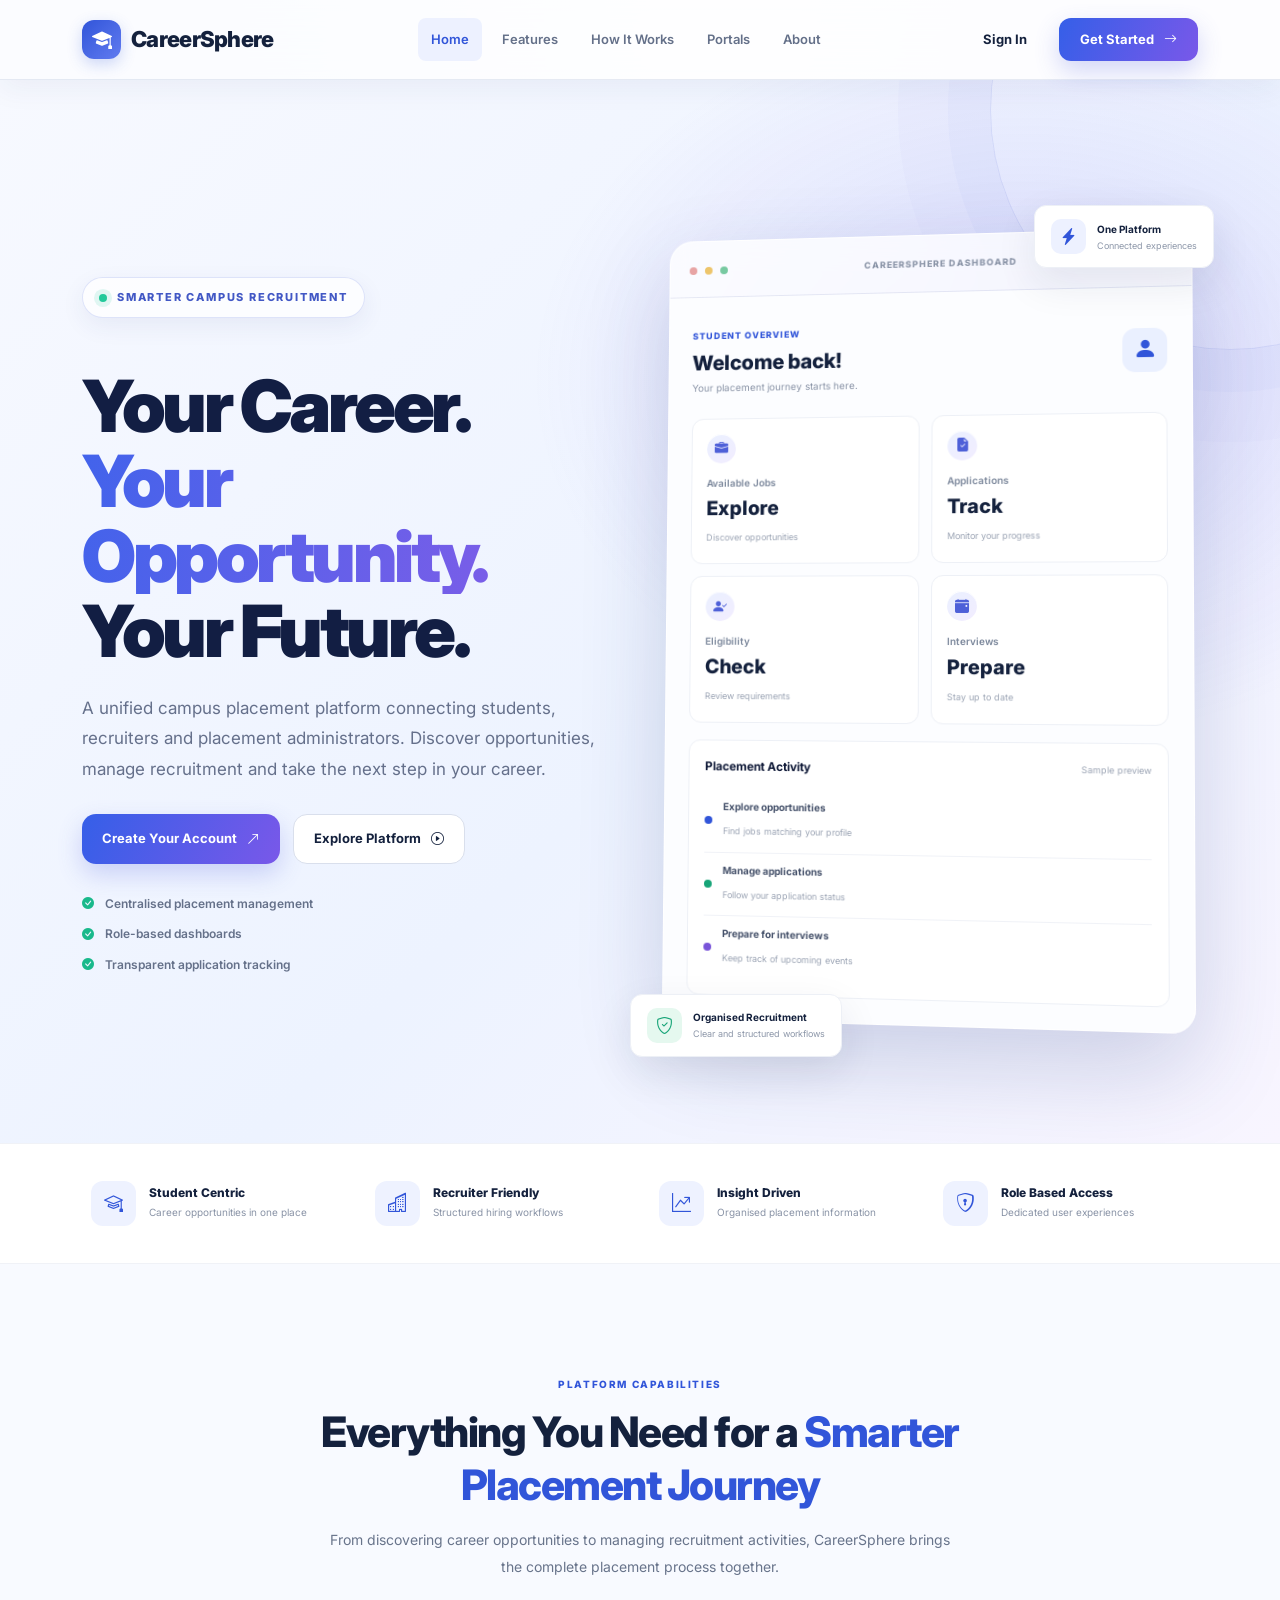
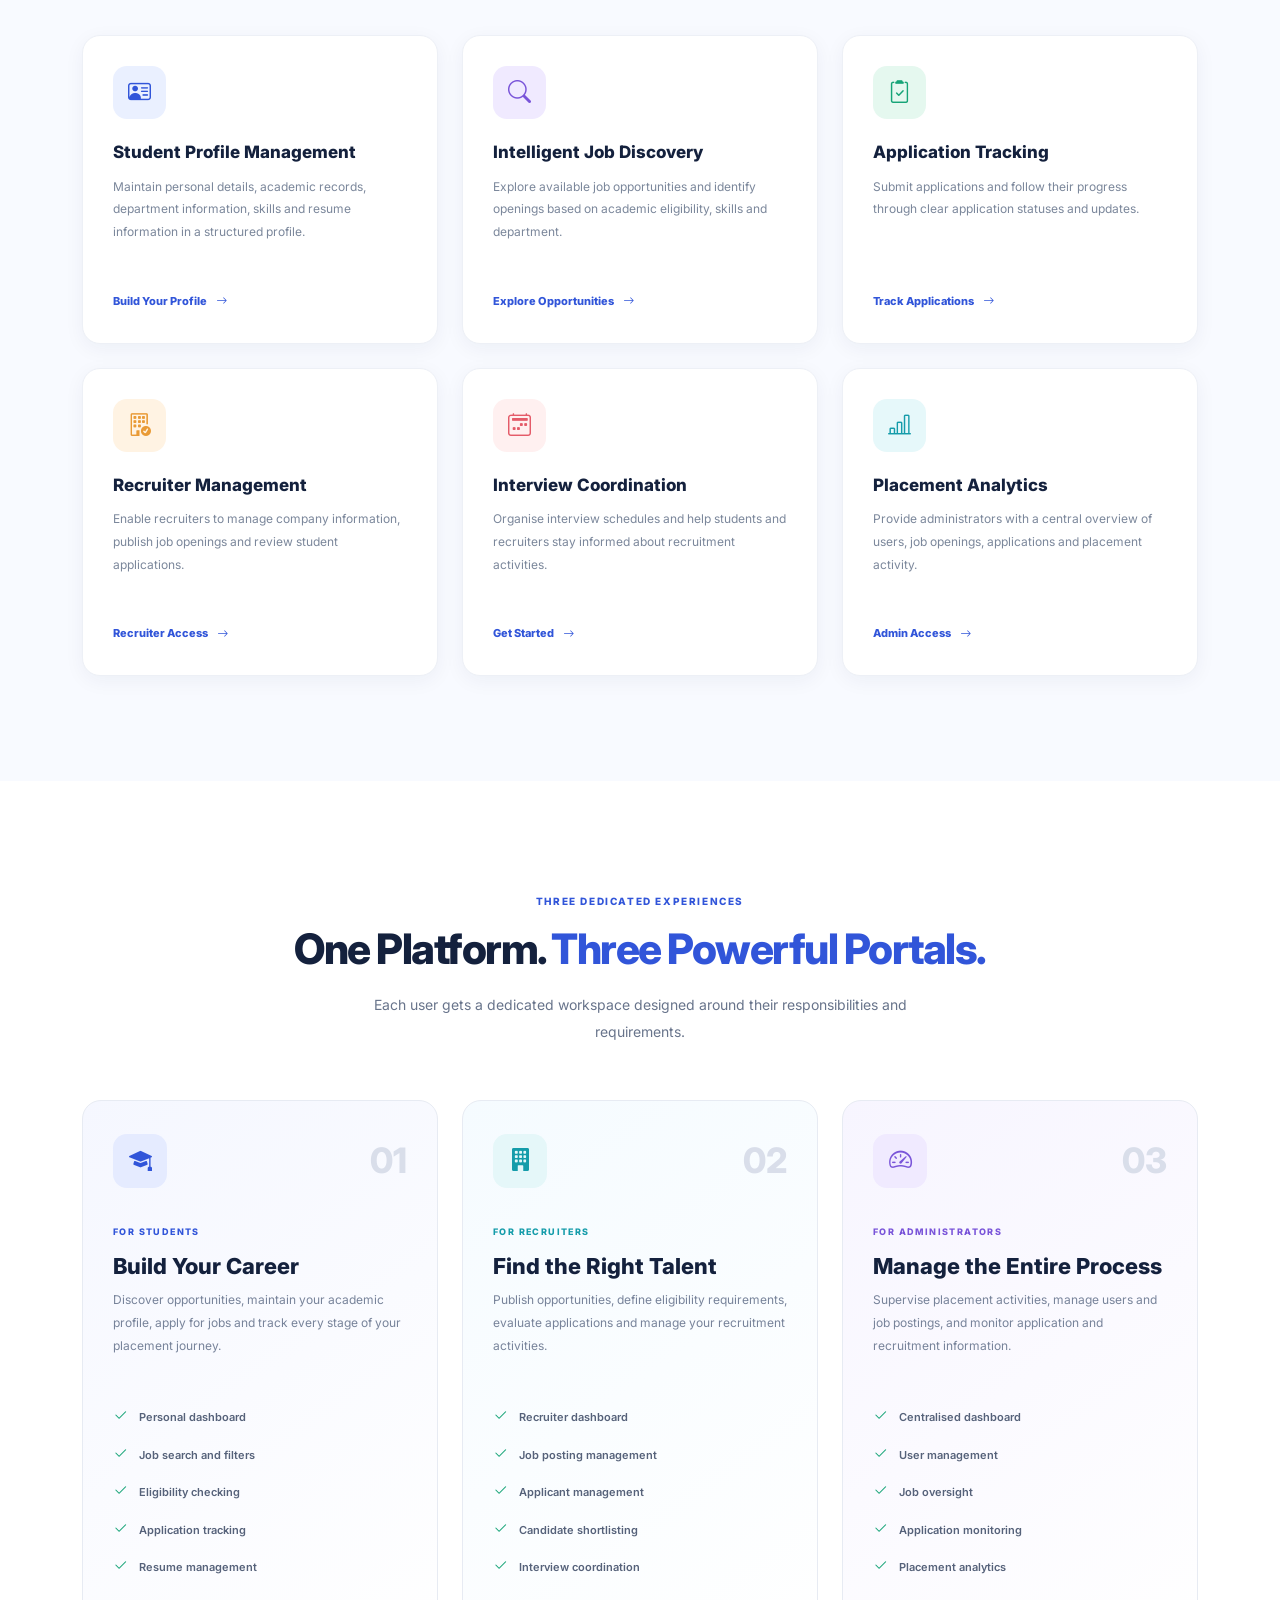
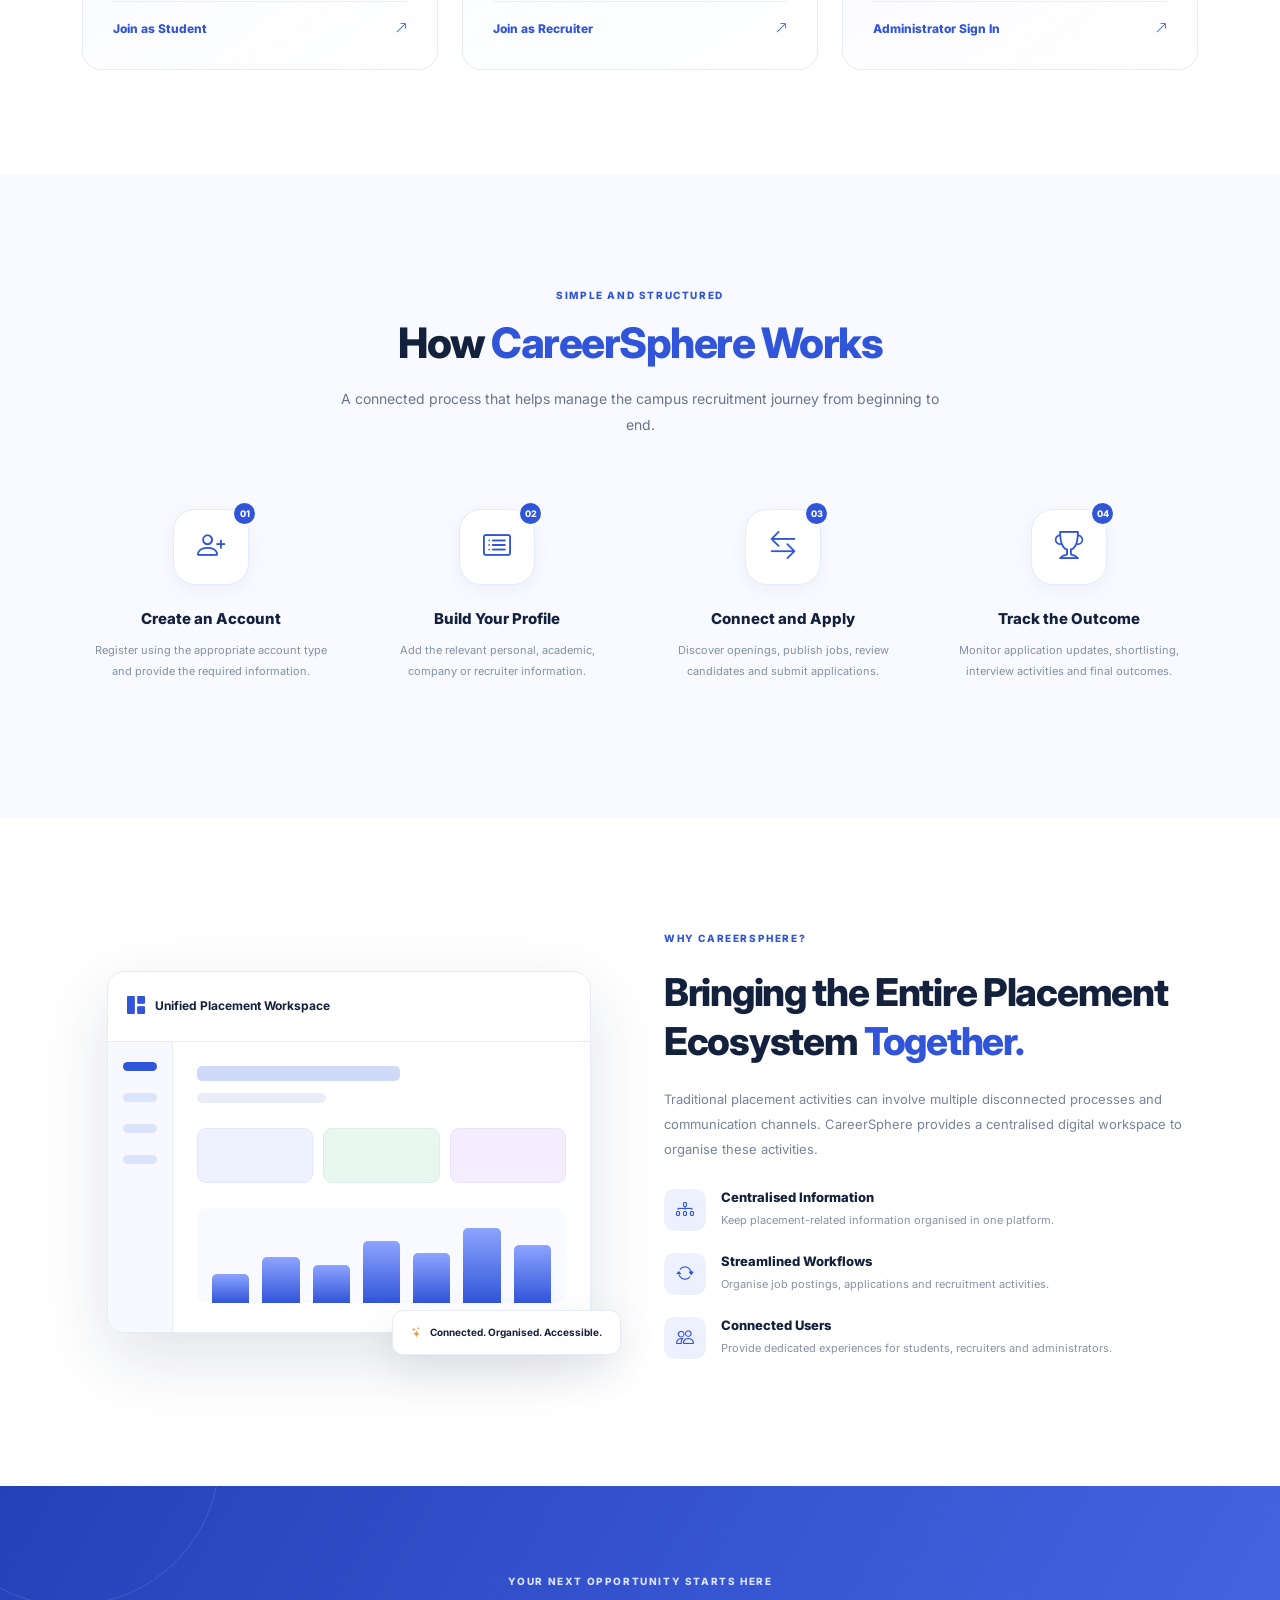
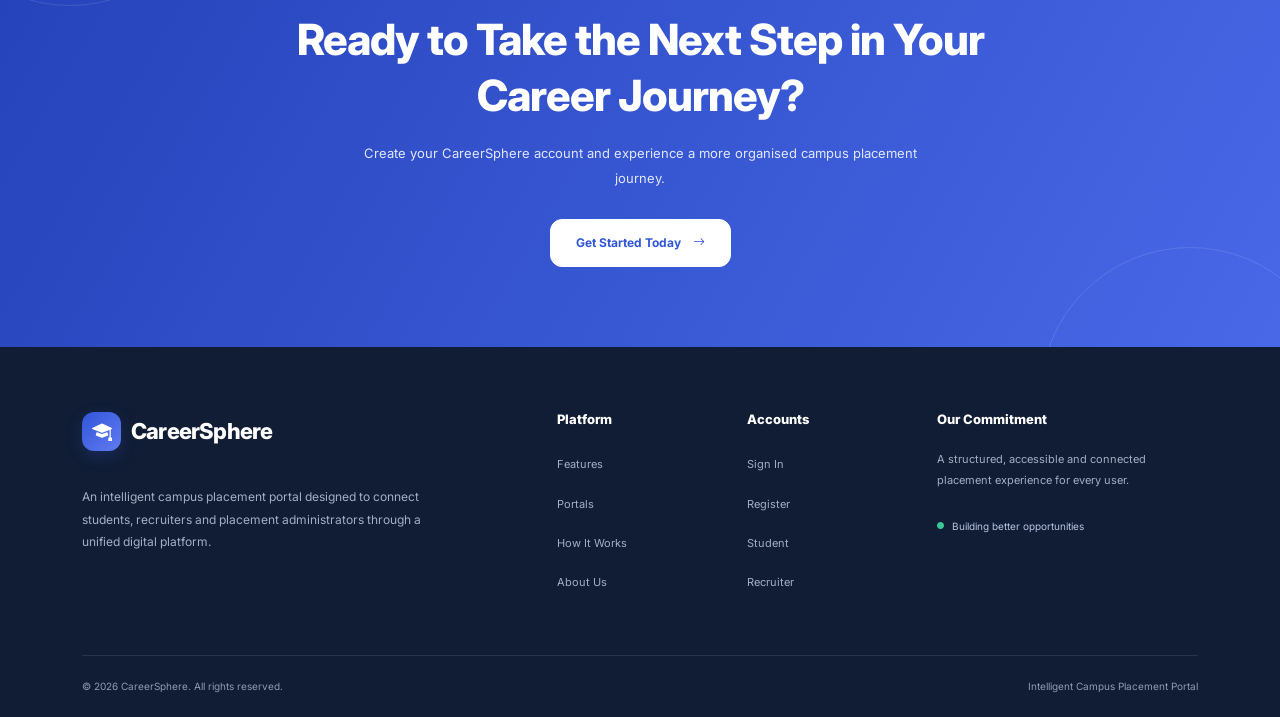
<file: frontend/frontend/index.html>
<!DOCTYPE html>
<html lang="en">
<head>
    <meta charset="UTF-8">
    <meta name="viewport" content="width=device-width, initial-scale=1.0">

    <title>CareerSphere | Intelligent Campus Placement Portal</title>

    <meta name="description"
          content="CareerSphere connects students, recruiters and placement administrators through an intelligent campus placement platform.">

    <link rel="preconnect" href="https://fonts.googleapis.com">
    <link rel="preconnect" href="https://fonts.gstatic.com" crossorigin>

    <link href="https://fonts.googleapis.com/css2?family=Inter:wght@400;500;600;700;800&display=swap"
          rel="stylesheet">

    <link href="https://cdn.jsdelivr.net/npm/bootstrap@5.3.3/dist/css/bootstrap.min.css"
          rel="stylesheet">

    <link href="https://cdn.jsdelivr.net/npm/bootstrap-icons@1.11.3/font/bootstrap-icons.min.css"
          rel="stylesheet">

    <link rel="stylesheet" href="style.css">
    <link rel="stylesheet" href="expo-ui.css?v=20261119-expo2">
</head>

<body>

<!-- NAVIGATION -->
<nav class="navbar navbar-expand-lg main-navbar sticky-top">
    <div class="container">

        <a class="navbar-brand brand-logo" href="index.html">
            <span class="brand-icon">
                <i class="bi bi-mortarboard-fill"></i>
            </span>
            CareerSphere
        </a>

        <button class="navbar-toggler" type="button"
                data-bs-toggle="collapse"
                data-bs-target="#mainNavigation"
                aria-controls="mainNavigation"
                aria-expanded="false"
                aria-label="Toggle navigation">
            <span class="navbar-toggler-icon"></span>
        </button>

        <div class="collapse navbar-collapse" id="mainNavigation">

            <ul class="navbar-nav mx-auto">
                <li class="nav-item">
                    <a class="nav-link active" href="#home">Home</a>
                </li>
                <li class="nav-item">
                    <a class="nav-link" href="#features">Features</a>
                </li>
                <li class="nav-item">
                    <a class="nav-link" href="#how-it-works">How It Works</a>
                </li>
                <li class="nav-item">
                    <a class="nav-link" href="#portals">Portals</a>
                </li>
                <li class="nav-item">
                    <a class="nav-link" href="#about">About</a>
                </li>
            </ul>

            <div class="navbar-actions">
                <a href="login.html" class="btn btn-login">Sign In</a>

                <a href="register.html" class="btn btn-primary-custom">
                    Get Started
                    <i class="bi bi-arrow-right"></i>
                </a>
            </div>

        </div>
    </div>
</nav>


<!-- HERO SECTION -->
<section class="hero-section" id="home">
    <div class="container">
        <div class="row align-items-center">

            <div class="col-lg-6 hero-content">

                <div class="hero-label">
                    <span class="hero-label-dot"></span>
                    SMARTER CAMPUS RECRUITMENT
                </div>

                <h1>
                    Your Career.
                    <span>Your Opportunity.</span>
                    Your Future.
                </h1>

                <p class="hero-description">
                    A unified campus placement platform connecting
                    students, recruiters and placement administrators.
                    Discover opportunities, manage recruitment and
                    take the next step in your career.
                </p>

                <div class="hero-buttons">
                    <a href="register.html" class="btn btn-primary-custom hero-button">
                        Create Your Account
                        <i class="bi bi-arrow-up-right"></i>
                    </a>

                    <a href="#how-it-works" class="btn btn-outline-custom hero-button">
                        Explore Platform
                        <i class="bi bi-play-circle"></i>
                    </a>
                </div>

                <div class="hero-benefits">
                    <div>
                        <i class="bi bi-check-circle-fill"></i>
                        Centralised placement management
                    </div>
                    <div>
                        <i class="bi bi-check-circle-fill"></i>
                        Role-based dashboards
                    </div>
                    <div>
                        <i class="bi bi-check-circle-fill"></i>
                        Transparent application tracking
                    </div>
                </div>

            </div>

            <!-- DASHBOARD PREVIEW -->
            <div class="col-lg-6 hero-visual">

                <div class="dashboard-preview">

                    <div class="preview-header">
                        <div>
                            <span class="preview-window-dot"></span>
                            <span class="preview-window-dot"></span>
                            <span class="preview-window-dot"></span>
                        </div>

                        <span class="preview-title">
                            CAREERSPHERE DASHBOARD
                        </span>

                        <i class="bi bi-three-dots"></i>
                    </div>

                    <div class="preview-body">

                        <div class="preview-welcome">
                            <div>
                                <small>STUDENT OVERVIEW</small>
                                <h4>Welcome back!</h4>
                                <p>Your placement journey starts here.</p>
                            </div>

                            <div class="preview-avatar">
                                <i class="bi bi-person-fill"></i>
                            </div>
                        </div>

                        <div class="preview-stat-grid">

                            <div class="preview-stat-card">
                                <span class="stat-icon blue">
                                    <i class="bi bi-briefcase-fill"></i>
                                </span>
                                <small>Available Jobs</small>
                                <h3>Explore</h3>
                                <span class="stat-note">Discover opportunities</span>
                            </div>

                            <div class="preview-stat-card">
                                <span class="stat-icon purple">
                                    <i class="bi bi-file-earmark-check-fill"></i>
                                </span>
                                <small>Applications</small>
                                <h3>Track</h3>
                                <span class="stat-note">Monitor your progress</span>
                            </div>

                            <div class="preview-stat-card">
                                <span class="stat-icon green">
                                    <i class="bi bi-person-check-fill"></i>
                                </span>
                                <small>Eligibility</small>
                                <h3>Check</h3>
                                <span class="stat-note">Review requirements</span>
                            </div>

                            <div class="preview-stat-card">
                                <span class="stat-icon orange">
                                    <i class="bi bi-calendar-event-fill"></i>
                                </span>
                                <small>Interviews</small>
                                <h3>Prepare</h3>
                                <span class="stat-note">Stay up to date</span>
                            </div>

                        </div>

                        <div class="preview-bottom">
                            <div class="preview-activity">

                                <div class="preview-section-heading">
                                    <strong>Placement Activity</strong>
                                    <span>Sample preview</span>
                                </div>

                                <div class="activity-row">
                                    <span class="activity-indicator blue-bg"></span>
                                    <div>
                                        <strong>Explore opportunities</strong>
                                        <small>Find jobs matching your profile</small>
                                    </div>
                                </div>

                                <div class="activity-row">
                                    <span class="activity-indicator green-bg"></span>
                                    <div>
                                        <strong>Manage applications</strong>
                                        <small>Follow your application status</small>
                                    </div>
                                </div>

                                <div class="activity-row">
                                    <span class="activity-indicator purple-bg"></span>
                                    <div>
                                        <strong>Prepare for interviews</strong>
                                        <small>Keep track of upcoming events</small>
                                    </div>
                                </div>

                            </div>
                        </div>

                    </div>
                </div>

                <div class="floating-card floating-card-top">
                    <i class="bi bi-lightning-charge-fill"></i>
                    <div>
                        <strong>One Platform</strong>
                        <small>Connected experiences</small>
                    </div>
                </div>

                <div class="floating-card floating-card-bottom">
                    <i class="bi bi-shield-check"></i>
                    <div>
                        <strong>Organised Recruitment</strong>
                        <small>Clear and structured workflows</small>
                    </div>
                </div>

            </div>
        </div>
    </div>
</section>


<!-- PLATFORM HIGHLIGHTS -->
<section class="highlights-section">
    <div class="container">
        <div class="highlights-grid">

            <div class="highlight-item">
                <div class="highlight-icon">
                    <i class="bi bi-mortarboard"></i>
                </div>
                <div>
                    <h5>Student Centric</h5>
                    <p>Career opportunities in one place</p>
                </div>
            </div>

            <div class="highlight-item">
                <div class="highlight-icon">
                    <i class="bi bi-buildings"></i>
                </div>
                <div>
                    <h5>Recruiter Friendly</h5>
                    <p>Structured hiring workflows</p>
                </div>
            </div>

            <div class="highlight-item">
                <div class="highlight-icon">
                    <i class="bi bi-graph-up-arrow"></i>
                </div>
                <div>
                    <h5>Insight Driven</h5>
                    <p>Organised placement information</p>
                </div>
            </div>

            <div class="highlight-item">
                <div class="highlight-icon">
                    <i class="bi bi-shield-lock"></i>
                </div>
                <div>
                    <h5>Role Based Access</h5>
                    <p>Dedicated user experiences</p>
                </div>
            </div>

        </div>
    </div>
</section>


<!-- FEATURES -->
<section class="features-section section-padding" id="features">
    <div class="container">

        <div class="section-heading text-center">
            <span class="section-eyebrow">PLATFORM CAPABILITIES</span>

            <h2>
                Everything You Need for a
                <span>Smarter Placement Journey</span>
            </h2>

            <p>
                From discovering career opportunities to managing
                recruitment activities, CareerSphere brings the
                complete placement process together.
            </p>
        </div>

        <div class="row g-4">

            <div class="col-md-6 col-lg-4">
                <div class="feature-card">
                    <div class="feature-icon blue">
                        <i class="bi bi-person-vcard"></i>
                    </div>
                    <h4>Student Profile Management</h4>
                    <p>
                        Maintain personal details, academic records,
                        department information, skills and resume
                        information in a structured profile.
                    </p>
                    <a href="register.html">
                        Build Your Profile
                        <i class="bi bi-arrow-right"></i>
                    </a>
                </div>
            </div>

            <div class="col-md-6 col-lg-4">
                <div class="feature-card">
                    <div class="feature-icon purple">
                        <i class="bi bi-search"></i>
                    </div>
                    <h4>Intelligent Job Discovery</h4>
                    <p>
                        Explore available job opportunities and
                        identify openings based on academic
                        eligibility, skills and department.
                    </p>
                    <a href="register.html">
                        Explore Opportunities
                        <i class="bi bi-arrow-right"></i>
                    </a>
                </div>
            </div>

            <div class="col-md-6 col-lg-4">
                <div class="feature-card">
                    <div class="feature-icon green">
                        <i class="bi bi-clipboard2-check"></i>
                    </div>
                    <h4>Application Tracking</h4>
                    <p>
                        Submit applications and follow their
                        progress through clear application
                        statuses and updates.
                    </p>
                    <a href="register.html">
                        Track Applications
                        <i class="bi bi-arrow-right"></i>
                    </a>
                </div>
            </div>

            <div class="col-md-6 col-lg-4">
                <div class="feature-card">
                    <div class="feature-icon orange">
                        <i class="bi bi-building-check"></i>
                    </div>
                    <h4>Recruiter Management</h4>
                    <p>
                        Enable recruiters to manage company
                        information, publish job openings and
                        review student applications.
                    </p>
                    <a href="register.html">
                        Recruiter Access
                        <i class="bi bi-arrow-right"></i>
                    </a>
                </div>
            </div>

            <div class="col-md-6 col-lg-4">
                <div class="feature-card">
                    <div class="feature-icon red">
                        <i class="bi bi-calendar2-week"></i>
                    </div>
                    <h4>Interview Coordination</h4>
                    <p>
                        Organise interview schedules and help
                        students and recruiters stay informed
                        about recruitment activities.
                    </p>
                    <a href="register.html">
                        Get Started
                        <i class="bi bi-arrow-right"></i>
                    </a>
                </div>
            </div>

            <div class="col-md-6 col-lg-4">
                <div class="feature-card">
                    <div class="feature-icon teal">
                        <i class="bi bi-bar-chart-line"></i>
                    </div>
                    <h4>Placement Analytics</h4>
                    <p>
                        Provide administrators with a central
                        overview of users, job openings,
                        applications and placement activity.
                    </p>
                    <a href="login.html">
                        Admin Access
                        <i class="bi bi-arrow-right"></i>
                    </a>
                </div>
            </div>

        </div>
    </div>
</section>


<!-- ROLE BASED PORTALS -->
<section class="portals-section section-padding" id="portals">
    <div class="container">

        <div class="section-heading text-center">
            <span class="section-eyebrow">THREE DEDICATED EXPERIENCES</span>

            <h2>
                One Platform.
                <span>Three Powerful Portals.</span>
            </h2>

            <p>
                Each user gets a dedicated workspace designed
                around their responsibilities and requirements.
            </p>
        </div>

        <div class="row g-4">

            <div class="col-lg-4">
                <div class="portal-card student-portal">

                    <div class="portal-card-top">
                        <div class="portal-icon">
                            <i class="bi bi-mortarboard-fill"></i>
                        </div>
                        <span class="portal-number">01</span>
                    </div>

                    <span class="portal-label">FOR STUDENTS</span>
                    <h3>Build Your Career</h3>

                    <p>
                        Discover opportunities, maintain your
                        academic profile, apply for jobs and
                        track every stage of your placement journey.
                    </p>

                    <ul>
                        <li><i class="bi bi-check2"></i> Personal dashboard</li>
                        <li><i class="bi bi-check2"></i> Job search and filters</li>
                        <li><i class="bi bi-check2"></i> Eligibility checking</li>
                        <li><i class="bi bi-check2"></i> Application tracking</li>
                        <li><i class="bi bi-check2"></i> Resume management</li>
                    </ul>

                    <a href="register.html" class="portal-link">
                        Join as Student
                        <i class="bi bi-arrow-up-right"></i>
                    </a>
                </div>
            </div>

            <div class="col-lg-4">
                <div class="portal-card recruiter-portal">

                    <div class="portal-card-top">
                        <div class="portal-icon">
                            <i class="bi bi-building-fill"></i>
                        </div>
                        <span class="portal-number">02</span>
                    </div>

                    <span class="portal-label">FOR RECRUITERS</span>
                    <h3>Find the Right Talent</h3>

                    <p>
                        Publish opportunities, define eligibility
                        requirements, evaluate applications and
                        manage your recruitment activities.
                    </p>

                    <ul>
                        <li><i class="bi bi-check2"></i> Recruiter dashboard</li>
                        <li><i class="bi bi-check2"></i> Job posting management</li>
                        <li><i class="bi bi-check2"></i> Applicant management</li>
                        <li><i class="bi bi-check2"></i> Candidate shortlisting</li>
                        <li><i class="bi bi-check2"></i> Interview coordination</li>
                    </ul>

                    <a href="register.html" class="portal-link">
                        Join as Recruiter
                        <i class="bi bi-arrow-up-right"></i>
                    </a>
                </div>
            </div>

            <div class="col-lg-4">
                <div class="portal-card admin-portal">

                    <div class="portal-card-top">
                        <div class="portal-icon">
                            <i class="bi bi-speedometer2"></i>
                        </div>
                        <span class="portal-number">03</span>
                    </div>

                    <span class="portal-label">FOR ADMINISTRATORS</span>
                    <h3>Manage the Entire Process</h3>

                    <p>
                        Supervise placement activities, manage
                        users and job postings, and monitor
                        application and recruitment information.
                    </p>

                    <ul>
                        <li><i class="bi bi-check2"></i> Centralised dashboard</li>
                        <li><i class="bi bi-check2"></i> User management</li>
                        <li><i class="bi bi-check2"></i> Job oversight</li>
                        <li><i class="bi bi-check2"></i> Application monitoring</li>
                        <li><i class="bi bi-check2"></i> Placement analytics</li>
                    </ul>

                    <a href="login.html" class="portal-link">
                        Administrator Sign In
                        <i class="bi bi-arrow-up-right"></i>
                    </a>
                </div>
            </div>

        </div>
    </div>
</section>


<!-- HOW IT WORKS -->
<section class="workflow-section section-padding" id="how-it-works">
    <div class="container">

        <div class="section-heading text-center">
            <span class="section-eyebrow">SIMPLE AND STRUCTURED</span>

            <h2>
                How <span>CareerSphere Works</span>
            </h2>

            <p>
                A connected process that helps manage the
                campus recruitment journey from beginning to end.
            </p>
        </div>

        <div class="workflow-grid">

            <div class="workflow-step">
                <div class="workflow-icon">
                    <i class="bi bi-person-plus"></i>
                    <span>01</span>
                </div>
                <h4>Create an Account</h4>
                <p>
                    Register using the appropriate account type
                    and provide the required information.
                </p>
            </div>

            <div class="workflow-step">
                <div class="workflow-icon">
                    <i class="bi bi-card-list"></i>
                    <span>02</span>
                </div>
                <h4>Build Your Profile</h4>
                <p>
                    Add the relevant personal, academic,
                    company or recruiter information.
                </p>
            </div>

            <div class="workflow-step">
                <div class="workflow-icon">
                    <i class="bi bi-arrow-left-right"></i>
                    <span>03</span>
                </div>
                <h4>Connect and Apply</h4>
                <p>
                    Discover openings, publish jobs,
                    review candidates and submit applications.
                </p>
            </div>

            <div class="workflow-step">
                <div class="workflow-icon">
                    <i class="bi bi-trophy"></i>
                    <span>04</span>
                </div>
                <h4>Track the Outcome</h4>
                <p>
                    Monitor application updates, shortlisting,
                    interview activities and final outcomes.
                </p>
            </div>

        </div>
    </div>
</section>


<!-- ABOUT -->
<section class="about-section section-padding" id="about">
    <div class="container">

        <div class="row align-items-center g-5">

            <div class="col-lg-6">
                <div class="about-visual">

                    <div class="about-main-card">

                        <div class="about-card-header">
                            <i class="bi bi-grid-1x2-fill"></i>
                            <strong>Unified Placement Workspace</strong>
                        </div>

                        <div class="about-workspace">

                            <div class="workspace-sidebar">
                                <span></span>
                                <span></span>
                                <span></span>
                                <span></span>
                            </div>

                            <div class="workspace-content">
                                <div class="workspace-line large"></div>
                                <div class="workspace-line small"></div>

                                <div class="workspace-boxes">
                                    <span></span>
                                    <span></span>
                                    <span></span>
                                </div>

                                <div class="workspace-chart">
                                    <div style="height: 35%"></div>
                                    <div style="height: 55%"></div>
                                    <div style="height: 45%"></div>
                                    <div style="height: 75%"></div>
                                    <div style="height: 60%"></div>
                                    <div style="height: 90%"></div>
                                    <div style="height: 70%"></div>
                                </div>
                            </div>

                        </div>
                    </div>

                    <div class="about-decoration">
                        <i class="bi bi-stars"></i>
                        Connected. Organised. Accessible.
                    </div>

                </div>
            </div>

            <div class="col-lg-6">

                <span class="section-eyebrow">WHY CAREERSPHERE?</span>

                <h2 class="about-heading">
                    Bringing the Entire
                    Placement Ecosystem
                    <span>Together.</span>
                </h2>

                <p class="about-description">
                    Traditional placement activities can involve
                    multiple disconnected processes and communication
                    channels. CareerSphere provides a centralised
                    digital workspace to organise these activities.
                </p>

                <div class="about-point">
                    <div class="about-point-icon">
                        <i class="bi bi-diagram-3"></i>
                    </div>
                    <div>
                        <h5>Centralised Information</h5>
                        <p>
                            Keep placement-related information
                            organised in one platform.
                        </p>
                    </div>
                </div>

                <div class="about-point">
                    <div class="about-point-icon">
                        <i class="bi bi-arrow-repeat"></i>
                    </div>
                    <div>
                        <h5>Streamlined Workflows</h5>
                        <p>
                            Organise job postings, applications
                            and recruitment activities.
                        </p>
                    </div>
                </div>

                <div class="about-point">
                    <div class="about-point-icon">
                        <i class="bi bi-people"></i>
                    </div>
                    <div>
                        <h5>Connected Users</h5>
                        <p>
                            Provide dedicated experiences for
                            students, recruiters and administrators.
                        </p>
                    </div>
                </div>

            </div>
        </div>
    </div>
</section>


<!-- CALL TO ACTION -->
<section class="cta-section">
    <div class="container">

        <div class="cta-content">

            <span class="cta-eyebrow">
                YOUR NEXT OPPORTUNITY STARTS HERE
            </span>

            <h2>
                Ready to Take the Next Step
                in Your Career Journey?
            </h2>

            <p>
                Create your CareerSphere account and experience
                a more organised campus placement journey.
            </p>

            <a href="register.html" class="btn cta-button">
                Get Started Today
                <i class="bi bi-arrow-right"></i>
            </a>

        </div>
    </div>
</section>


<!-- FOOTER -->
<footer class="main-footer">
    <div class="container">

        <div class="row g-4 footer-main">

            <div class="col-lg-5">

                <a class="navbar-brand brand-logo footer-brand"
                   href="index.html">

                    <span class="brand-icon">
                        <i class="bi bi-mortarboard-fill"></i>
                    </span>

                    CareerSphere
                </a>

                <p class="footer-description">
                    An intelligent campus placement portal
                    designed to connect students, recruiters
                    and placement administrators through
                    a unified digital platform.
                </p>

            </div>

            <div class="col-6 col-lg-2">
                <h5>Platform</h5>
                <ul>
                    <li><a href="#features">Features</a></li>
                    <li><a href="#portals">Portals</a></li>
                    <li><a href="#how-it-works">How It Works</a></li>
                    <li><a href="#about">About Us</a></li>
                </ul>
            </div>

            <div class="col-6 col-lg-2">
                <h5>Accounts</h5>
                <ul>
                    <li><a href="login.html">Sign In</a></li>
                    <li><a href="register.html">Register</a></li>
                    <li><a href="register.html">Student</a></li>
                    <li><a href="register.html">Recruiter</a></li>
                </ul>
            </div>

            <div class="col-lg-3">
                <h5>Our Commitment</h5>

                <p class="footer-commitment">
                    A structured, accessible and connected
                    placement experience for every user.
                </p>

                <span class="footer-status">
                    <i class="bi bi-circle-fill"></i>
                    Building better opportunities
                </span>
            </div>

        </div>

        <div class="footer-bottom">
            <p>
                © 2026 CareerSphere. All rights reserved.
            </p>

            <p>
                Intelligent Campus Placement Portal
            </p>
        </div>

    </div>
</footer>


<!-- SCRIPTS -->
<script src="https://cdn.jsdelivr.net/npm/bootstrap@5.3.3/dist/js/bootstrap.bundle.min.js"></script>
<script src="script.js"></script>

</body>
</html>
</file>
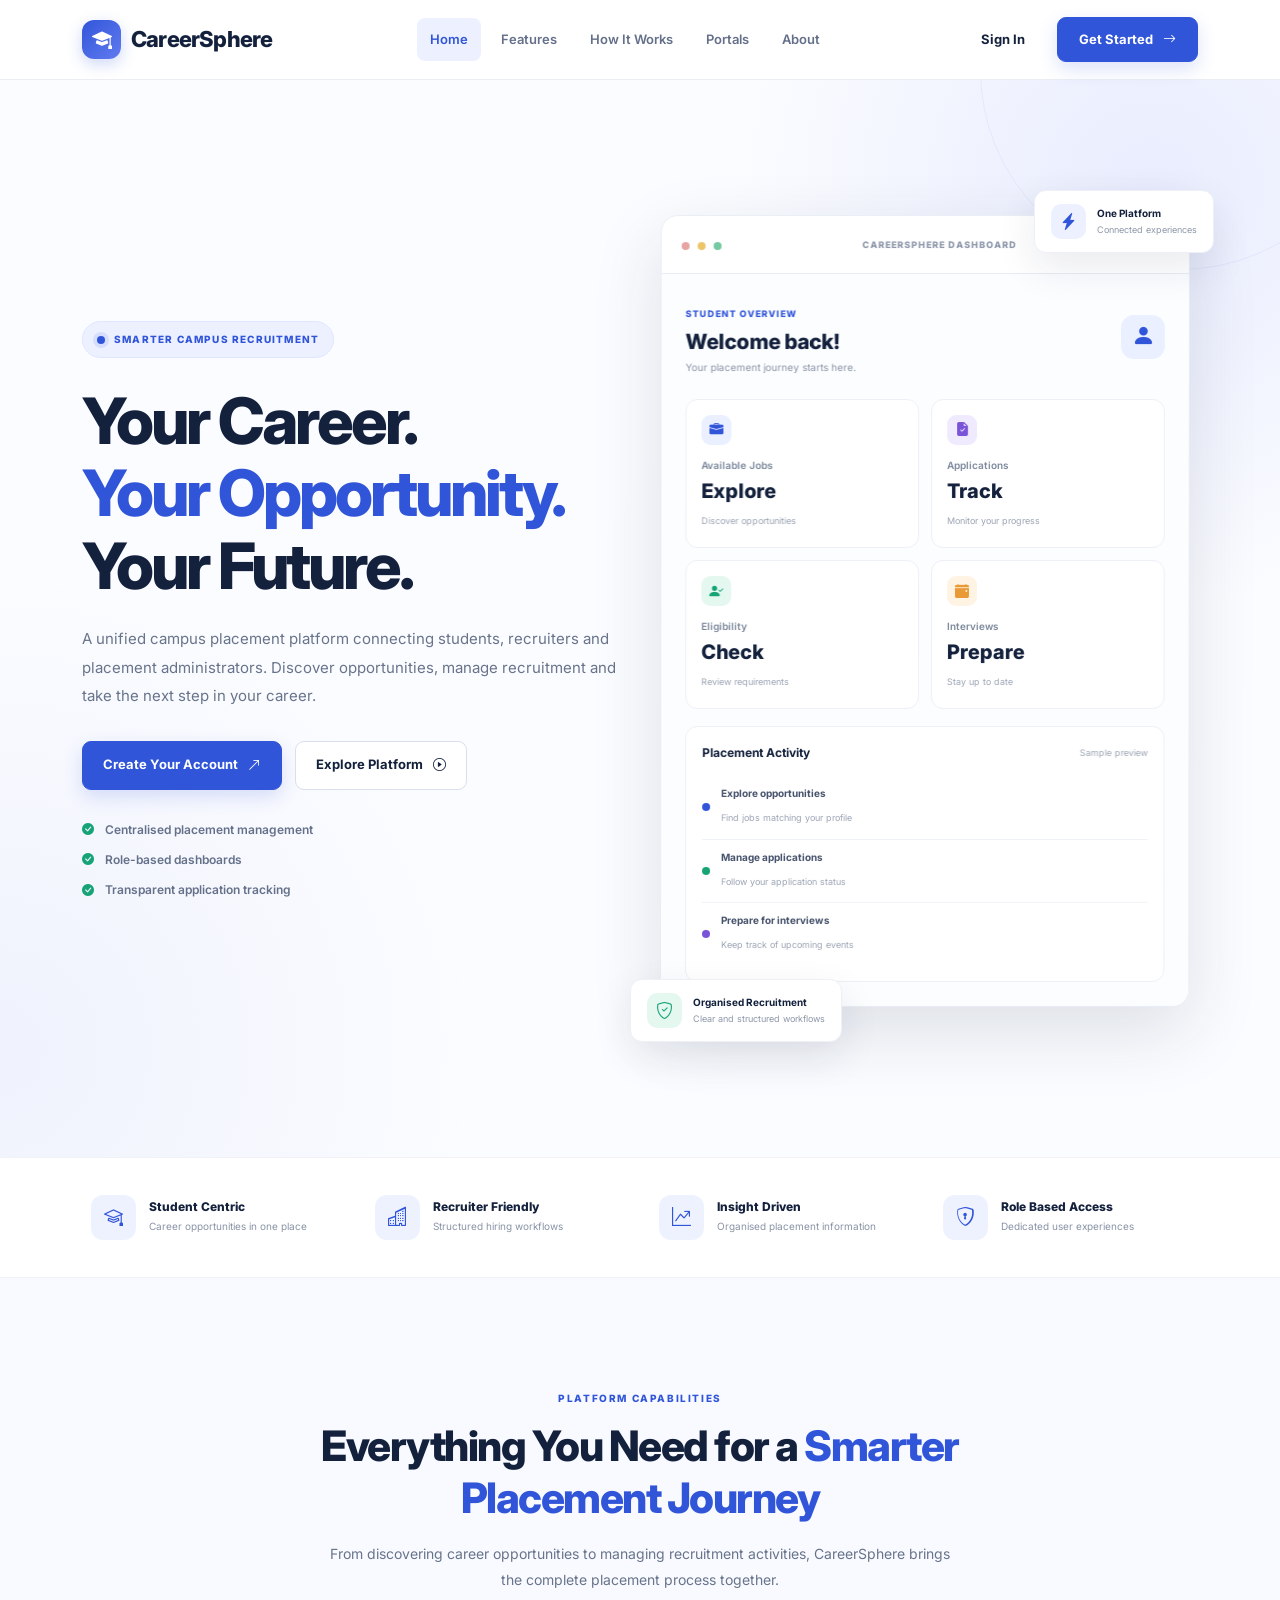
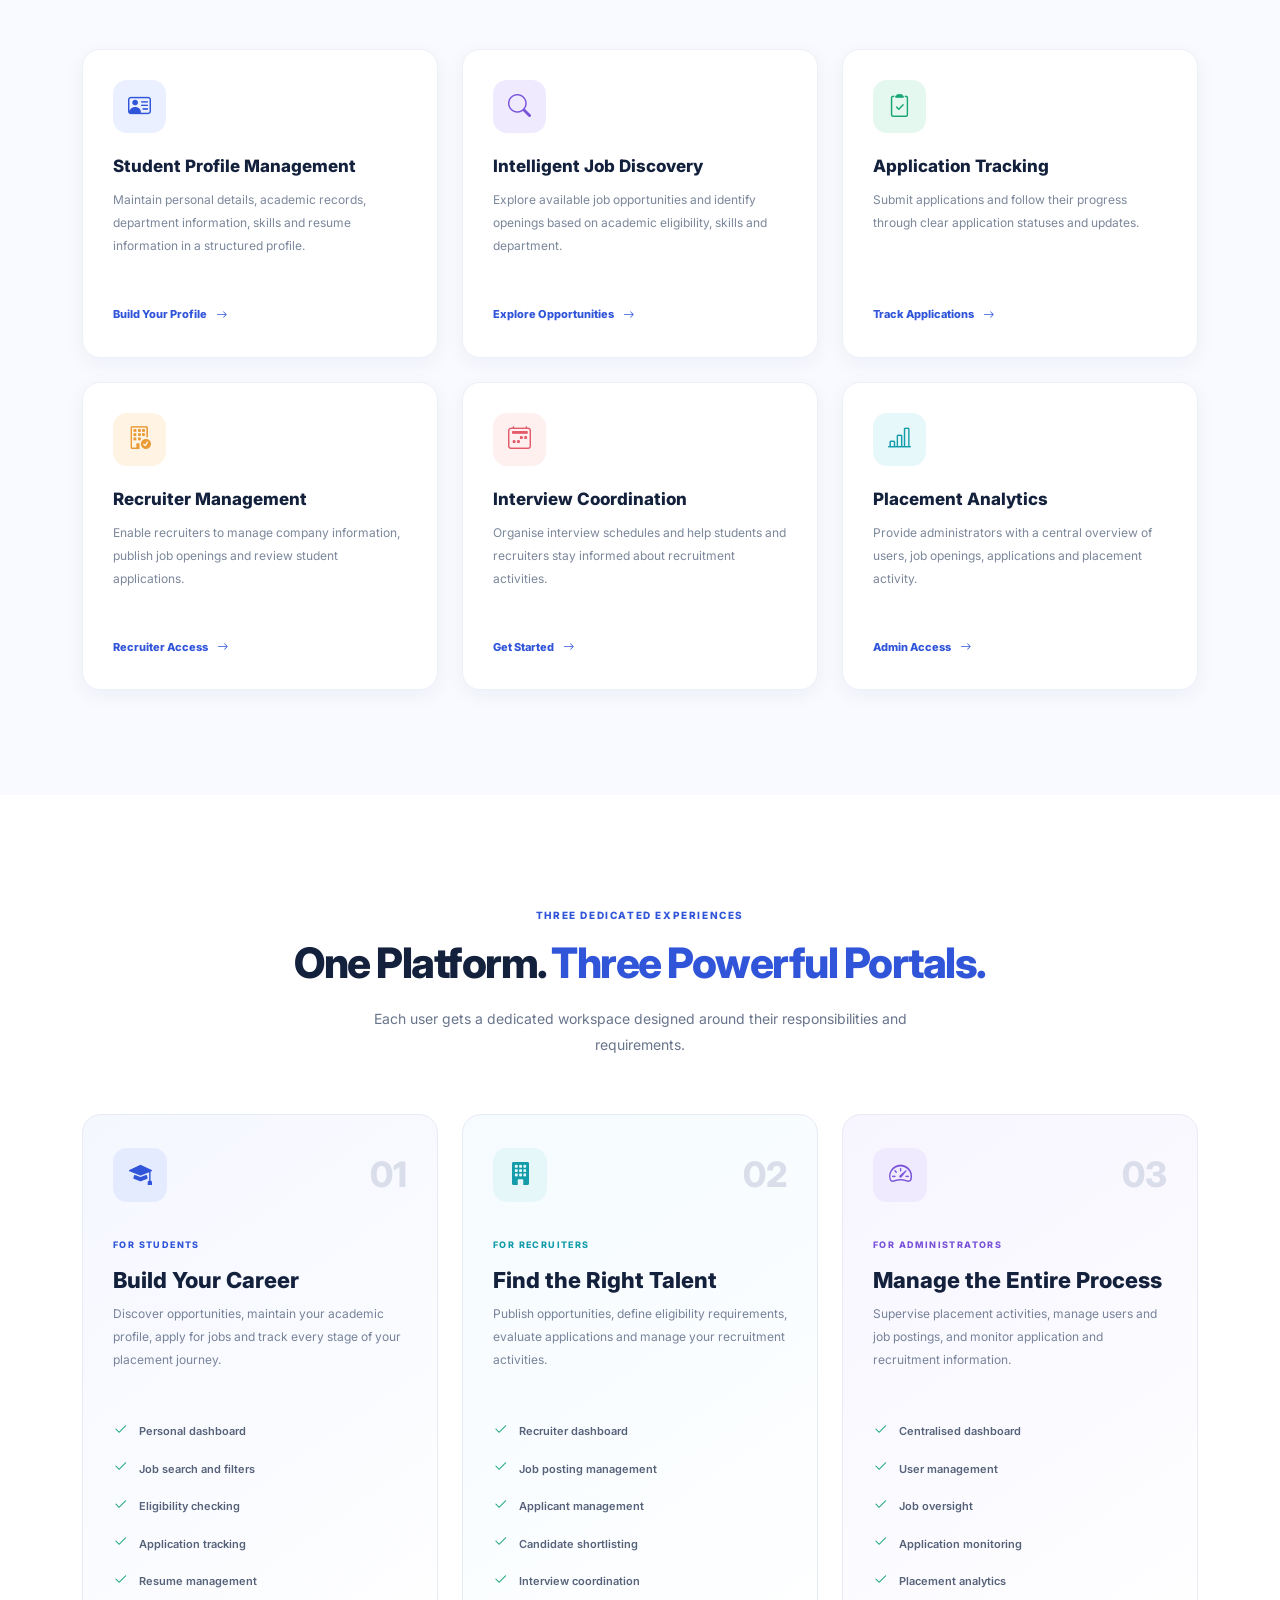
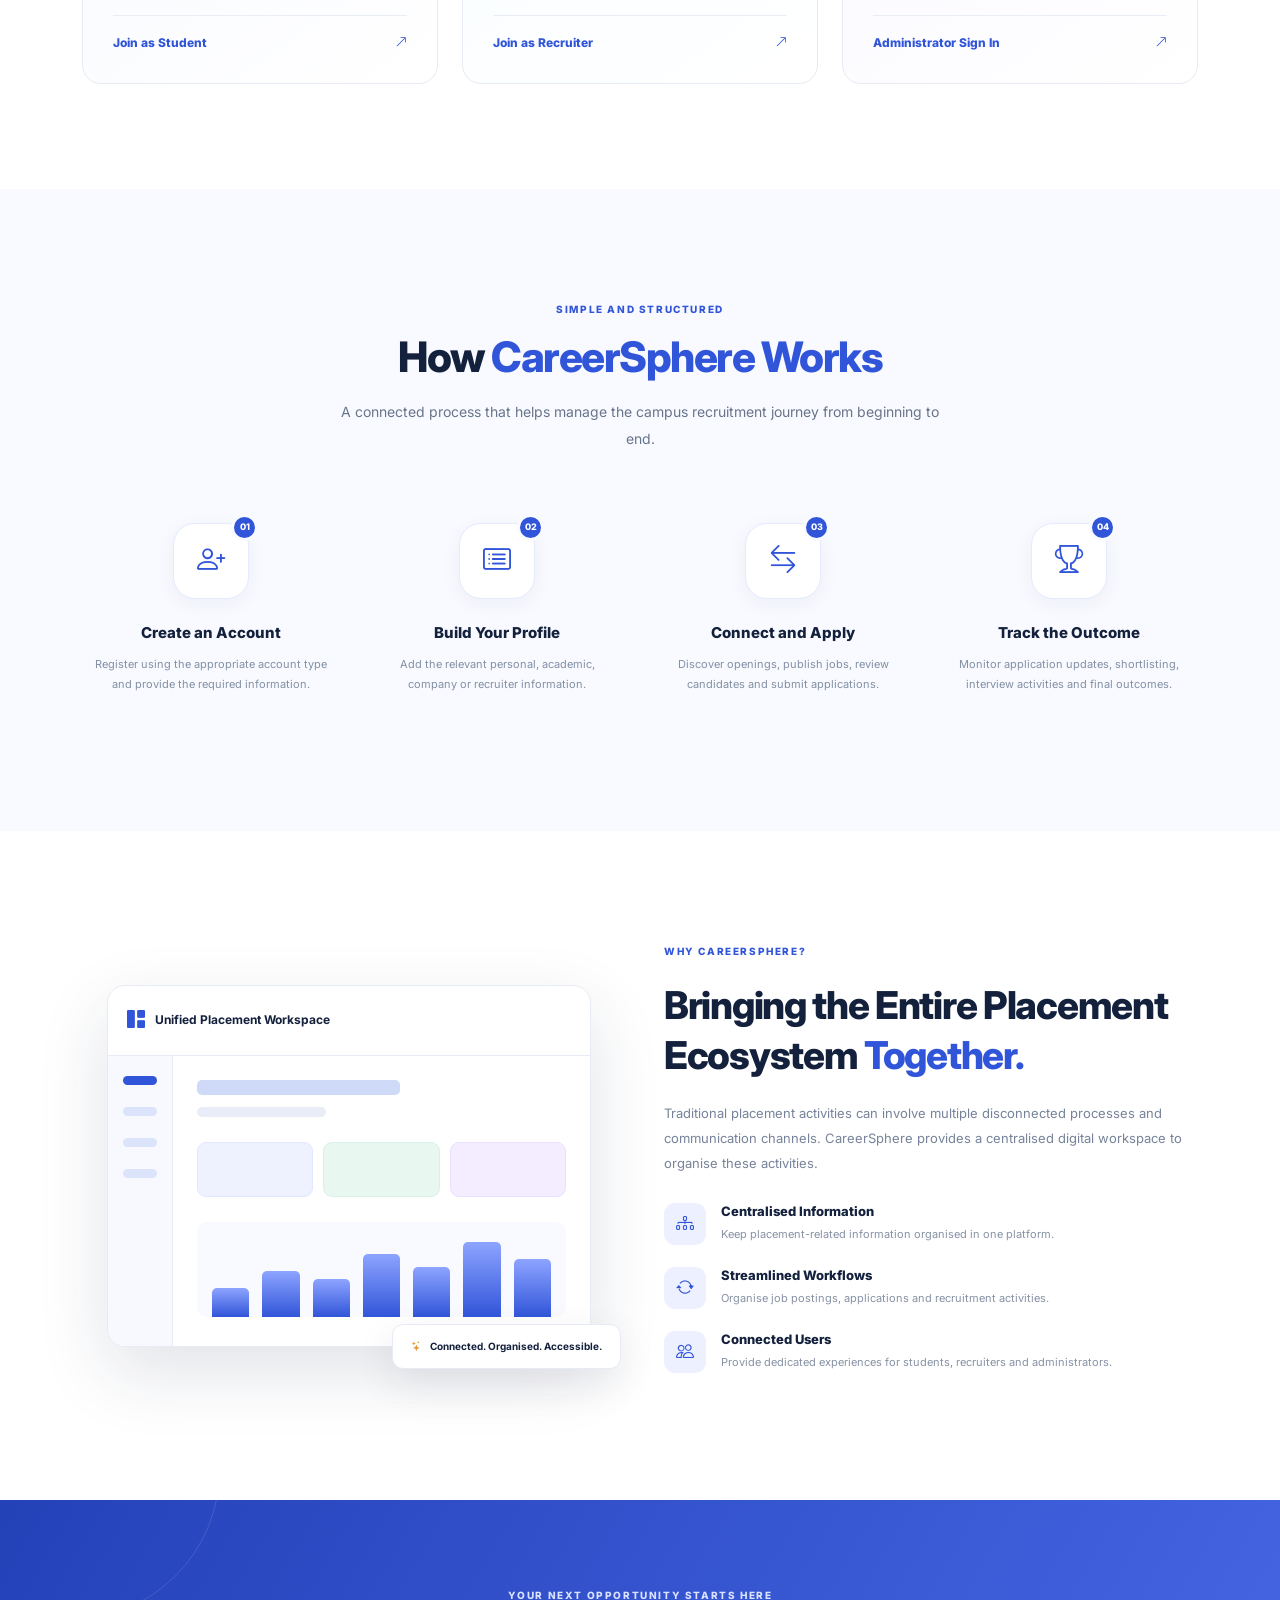
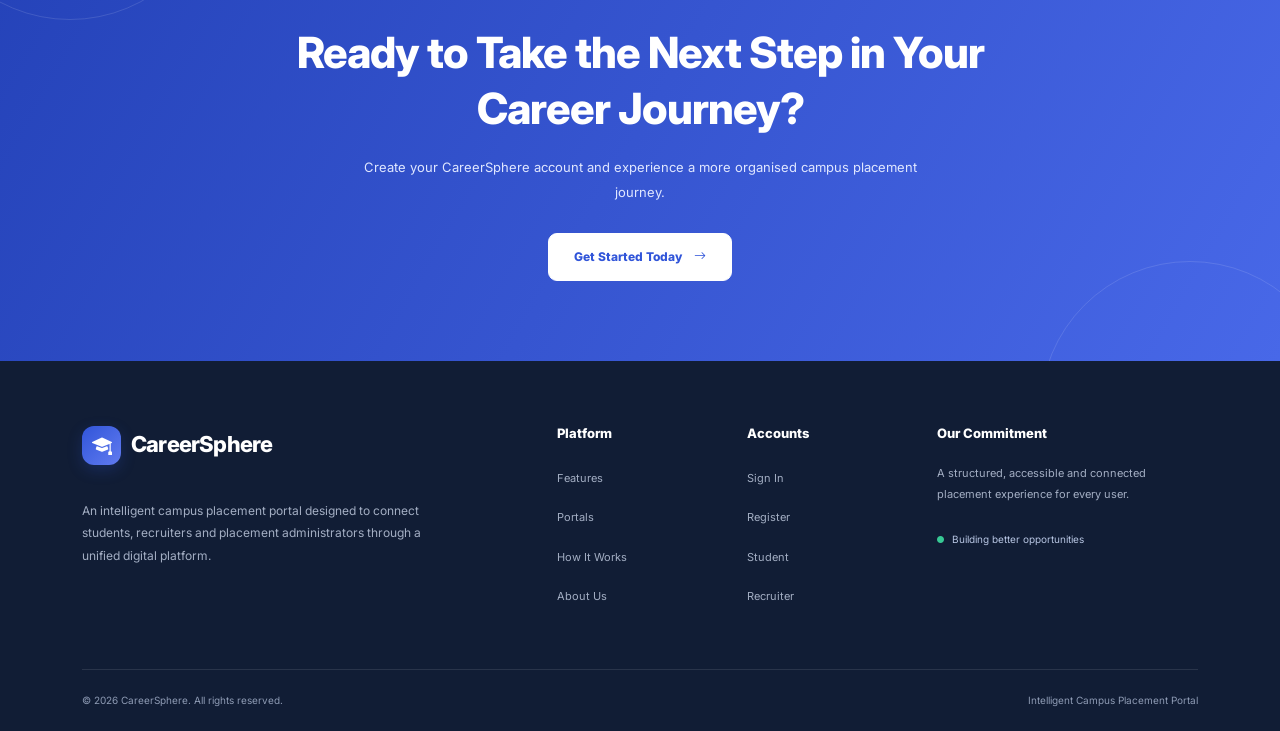
<file: DEMO-CDD/Intelligent-campus-placement-portal/frontend/index.html>
<!DOCTYPE html>
<html lang="en">
<head>
    <meta charset="UTF-8">
    <meta name="viewport" content="width=device-width, initial-scale=1.0">

    <title>CareerSphere | Intelligent Campus Placement Portal</title>

    <meta name="description"
          content="CareerSphere connects students, recruiters and placement administrators through an intelligent campus placement platform.">

    <link rel="preconnect" href="https://fonts.googleapis.com">
    <link rel="preconnect" href="https://fonts.gstatic.com" crossorigin>

    <link href="https://fonts.googleapis.com/css2?family=Inter:wght@400;500;600;700;800&display=swap"
          rel="stylesheet">

    <link href="https://cdn.jsdelivr.net/npm/bootstrap@5.3.3/dist/css/bootstrap.min.css"
          rel="stylesheet">

    <link href="https://cdn.jsdelivr.net/npm/bootstrap-icons@1.11.3/font/bootstrap-icons.min.css"
          rel="stylesheet">

    <link rel="stylesheet" href="style.css">
</head>

<body>

<!-- NAVIGATION -->
<nav class="navbar navbar-expand-lg main-navbar sticky-top">
    <div class="container">

        <a class="navbar-brand brand-logo" href="index.html">
            <span class="brand-icon">
                <i class="bi bi-mortarboard-fill"></i>
            </span>
            CareerSphere
        </a>

        <button class="navbar-toggler" type="button"
                data-bs-toggle="collapse"
                data-bs-target="#mainNavigation"
                aria-controls="mainNavigation"
                aria-expanded="false"
                aria-label="Toggle navigation">
            <span class="navbar-toggler-icon"></span>
        </button>

        <div class="collapse navbar-collapse" id="mainNavigation">

            <ul class="navbar-nav mx-auto">
                <li class="nav-item">
                    <a class="nav-link active" href="#home">Home</a>
                </li>
                <li class="nav-item">
                    <a class="nav-link" href="#features">Features</a>
                </li>
                <li class="nav-item">
                    <a class="nav-link" href="#how-it-works">How It Works</a>
                </li>
                <li class="nav-item">
                    <a class="nav-link" href="#portals">Portals</a>
                </li>
                <li class="nav-item">
                    <a class="nav-link" href="#about">About</a>
                </li>
            </ul>

            <div class="navbar-actions">
                <a href="login.html" class="btn btn-login">Sign In</a>

                <a href="register.html" class="btn btn-primary-custom">
                    Get Started
                    <i class="bi bi-arrow-right"></i>
                </a>
            </div>

        </div>
    </div>
</nav>


<!-- HERO SECTION -->
<section class="hero-section" id="home">
    <div class="container">
        <div class="row align-items-center">

            <div class="col-lg-6 hero-content">

                <div class="hero-label">
                    <span class="hero-label-dot"></span>
                    SMARTER CAMPUS RECRUITMENT
                </div>

                <h1>
                    Your Career.
                    <span>Your Opportunity.</span>
                    Your Future.
                </h1>

                <p class="hero-description">
                    A unified campus placement platform connecting
                    students, recruiters and placement administrators.
                    Discover opportunities, manage recruitment and
                    take the next step in your career.
                </p>

                <div class="hero-buttons">
                    <a href="register.html" class="btn btn-primary-custom hero-button">
                        Create Your Account
                        <i class="bi bi-arrow-up-right"></i>
                    </a>

                    <a href="#how-it-works" class="btn btn-outline-custom hero-button">
                        Explore Platform
                        <i class="bi bi-play-circle"></i>
                    </a>
                </div>

                <div class="hero-benefits">
                    <div>
                        <i class="bi bi-check-circle-fill"></i>
                        Centralised placement management
                    </div>
                    <div>
                        <i class="bi bi-check-circle-fill"></i>
                        Role-based dashboards
                    </div>
                    <div>
                        <i class="bi bi-check-circle-fill"></i>
                        Transparent application tracking
                    </div>
                </div>

            </div>

            <!-- DASHBOARD PREVIEW -->
            <div class="col-lg-6 hero-visual">

                <div class="dashboard-preview">

                    <div class="preview-header">
                        <div>
                            <span class="preview-window-dot"></span>
                            <span class="preview-window-dot"></span>
                            <span class="preview-window-dot"></span>
                        </div>

                        <span class="preview-title">
                            CAREERSPHERE DASHBOARD
                        </span>

                        <i class="bi bi-three-dots"></i>
                    </div>

                    <div class="preview-body">

                        <div class="preview-welcome">
                            <div>
                                <small>STUDENT OVERVIEW</small>
                                <h4>Welcome back!</h4>
                                <p>Your placement journey starts here.</p>
                            </div>

                            <div class="preview-avatar">
                                <i class="bi bi-person-fill"></i>
                            </div>
                        </div>

                        <div class="preview-stat-grid">

                            <div class="preview-stat-card">
                                <span class="stat-icon blue">
                                    <i class="bi bi-briefcase-fill"></i>
                                </span>
                                <small>Available Jobs</small>
                                <h3>Explore</h3>
                                <span class="stat-note">Discover opportunities</span>
                            </div>

                            <div class="preview-stat-card">
                                <span class="stat-icon purple">
                                    <i class="bi bi-file-earmark-check-fill"></i>
                                </span>
                                <small>Applications</small>
                                <h3>Track</h3>
                                <span class="stat-note">Monitor your progress</span>
                            </div>

                            <div class="preview-stat-card">
                                <span class="stat-icon green">
                                    <i class="bi bi-person-check-fill"></i>
                                </span>
                                <small>Eligibility</small>
                                <h3>Check</h3>
                                <span class="stat-note">Review requirements</span>
                            </div>

                            <div class="preview-stat-card">
                                <span class="stat-icon orange">
                                    <i class="bi bi-calendar-event-fill"></i>
                                </span>
                                <small>Interviews</small>
                                <h3>Prepare</h3>
                                <span class="stat-note">Stay up to date</span>
                            </div>

                        </div>

                        <div class="preview-bottom">
                            <div class="preview-activity">

                                <div class="preview-section-heading">
                                    <strong>Placement Activity</strong>
                                    <span>Sample preview</span>
                                </div>

                                <div class="activity-row">
                                    <span class="activity-indicator blue-bg"></span>
                                    <div>
                                        <strong>Explore opportunities</strong>
                                        <small>Find jobs matching your profile</small>
                                    </div>
                                </div>

                                <div class="activity-row">
                                    <span class="activity-indicator green-bg"></span>
                                    <div>
                                        <strong>Manage applications</strong>
                                        <small>Follow your application status</small>
                                    </div>
                                </div>

                                <div class="activity-row">
                                    <span class="activity-indicator purple-bg"></span>
                                    <div>
                                        <strong>Prepare for interviews</strong>
                                        <small>Keep track of upcoming events</small>
                                    </div>
                                </div>

                            </div>
                        </div>

                    </div>
                </div>

                <div class="floating-card floating-card-top">
                    <i class="bi bi-lightning-charge-fill"></i>
                    <div>
                        <strong>One Platform</strong>
                        <small>Connected experiences</small>
                    </div>
                </div>

                <div class="floating-card floating-card-bottom">
                    <i class="bi bi-shield-check"></i>
                    <div>
                        <strong>Organised Recruitment</strong>
                        <small>Clear and structured workflows</small>
                    </div>
                </div>

            </div>
        </div>
    </div>
</section>


<!-- PLATFORM HIGHLIGHTS -->
<section class="highlights-section">
    <div class="container">
        <div class="highlights-grid">

            <div class="highlight-item">
                <div class="highlight-icon">
                    <i class="bi bi-mortarboard"></i>
                </div>
                <div>
                    <h5>Student Centric</h5>
                    <p>Career opportunities in one place</p>
                </div>
            </div>

            <div class="highlight-item">
                <div class="highlight-icon">
                    <i class="bi bi-buildings"></i>
                </div>
                <div>
                    <h5>Recruiter Friendly</h5>
                    <p>Structured hiring workflows</p>
                </div>
            </div>

            <div class="highlight-item">
                <div class="highlight-icon">
                    <i class="bi bi-graph-up-arrow"></i>
                </div>
                <div>
                    <h5>Insight Driven</h5>
                    <p>Organised placement information</p>
                </div>
            </div>

            <div class="highlight-item">
                <div class="highlight-icon">
                    <i class="bi bi-shield-lock"></i>
                </div>
                <div>
                    <h5>Role Based Access</h5>
                    <p>Dedicated user experiences</p>
                </div>
            </div>

        </div>
    </div>
</section>


<!-- FEATURES -->
<section class="features-section section-padding" id="features">
    <div class="container">

        <div class="section-heading text-center">
            <span class="section-eyebrow">PLATFORM CAPABILITIES</span>

            <h2>
                Everything You Need for a
                <span>Smarter Placement Journey</span>
            </h2>

            <p>
                From discovering career opportunities to managing
                recruitment activities, CareerSphere brings the
                complete placement process together.
            </p>
        </div>

        <div class="row g-4">

            <div class="col-md-6 col-lg-4">
                <div class="feature-card">
                    <div class="feature-icon blue">
                        <i class="bi bi-person-vcard"></i>
                    </div>
                    <h4>Student Profile Management</h4>
                    <p>
                        Maintain personal details, academic records,
                        department information, skills and resume
                        information in a structured profile.
                    </p>
                    <a href="register.html">
                        Build Your Profile
                        <i class="bi bi-arrow-right"></i>
                    </a>
                </div>
            </div>

            <div class="col-md-6 col-lg-4">
                <div class="feature-card">
                    <div class="feature-icon purple">
                        <i class="bi bi-search"></i>
                    </div>
                    <h4>Intelligent Job Discovery</h4>
                    <p>
                        Explore available job opportunities and
                        identify openings based on academic
                        eligibility, skills and department.
                    </p>
                    <a href="register.html">
                        Explore Opportunities
                        <i class="bi bi-arrow-right"></i>
                    </a>
                </div>
            </div>

            <div class="col-md-6 col-lg-4">
                <div class="feature-card">
                    <div class="feature-icon green">
                        <i class="bi bi-clipboard2-check"></i>
                    </div>
                    <h4>Application Tracking</h4>
                    <p>
                        Submit applications and follow their
                        progress through clear application
                        statuses and updates.
                    </p>
                    <a href="register.html">
                        Track Applications
                        <i class="bi bi-arrow-right"></i>
                    </a>
                </div>
            </div>

            <div class="col-md-6 col-lg-4">
                <div class="feature-card">
                    <div class="feature-icon orange">
                        <i class="bi bi-building-check"></i>
                    </div>
                    <h4>Recruiter Management</h4>
                    <p>
                        Enable recruiters to manage company
                        information, publish job openings and
                        review student applications.
                    </p>
                    <a href="register.html">
                        Recruiter Access
                        <i class="bi bi-arrow-right"></i>
                    </a>
                </div>
            </div>

            <div class="col-md-6 col-lg-4">
                <div class="feature-card">
                    <div class="feature-icon red">
                        <i class="bi bi-calendar2-week"></i>
                    </div>
                    <h4>Interview Coordination</h4>
                    <p>
                        Organise interview schedules and help
                        students and recruiters stay informed
                        about recruitment activities.
                    </p>
                    <a href="register.html">
                        Get Started
                        <i class="bi bi-arrow-right"></i>
                    </a>
                </div>
            </div>

            <div class="col-md-6 col-lg-4">
                <div class="feature-card">
                    <div class="feature-icon teal">
                        <i class="bi bi-bar-chart-line"></i>
                    </div>
                    <h4>Placement Analytics</h4>
                    <p>
                        Provide administrators with a central
                        overview of users, job openings,
                        applications and placement activity.
                    </p>
                    <a href="login.html">
                        Admin Access
                        <i class="bi bi-arrow-right"></i>
                    </a>
                </div>
            </div>

        </div>
    </div>
</section>


<!-- ROLE BASED PORTALS -->
<section class="portals-section section-padding" id="portals">
    <div class="container">

        <div class="section-heading text-center">
            <span class="section-eyebrow">THREE DEDICATED EXPERIENCES</span>

            <h2>
                One Platform.
                <span>Three Powerful Portals.</span>
            </h2>

            <p>
                Each user gets a dedicated workspace designed
                around their responsibilities and requirements.
            </p>
        </div>

        <div class="row g-4">

            <div class="col-lg-4">
                <div class="portal-card student-portal">

                    <div class="portal-card-top">
                        <div class="portal-icon">
                            <i class="bi bi-mortarboard-fill"></i>
                        </div>
                        <span class="portal-number">01</span>
                    </div>

                    <span class="portal-label">FOR STUDENTS</span>
                    <h3>Build Your Career</h3>

                    <p>
                        Discover opportunities, maintain your
                        academic profile, apply for jobs and
                        track every stage of your placement journey.
                    </p>

                    <ul>
                        <li><i class="bi bi-check2"></i> Personal dashboard</li>
                        <li><i class="bi bi-check2"></i> Job search and filters</li>
                        <li><i class="bi bi-check2"></i> Eligibility checking</li>
                        <li><i class="bi bi-check2"></i> Application tracking</li>
                        <li><i class="bi bi-check2"></i> Resume management</li>
                    </ul>

                    <a href="register.html" class="portal-link">
                        Join as Student
                        <i class="bi bi-arrow-up-right"></i>
                    </a>
                </div>
            </div>

            <div class="col-lg-4">
                <div class="portal-card recruiter-portal">

                    <div class="portal-card-top">
                        <div class="portal-icon">
                            <i class="bi bi-building-fill"></i>
                        </div>
                        <span class="portal-number">02</span>
                    </div>

                    <span class="portal-label">FOR RECRUITERS</span>
                    <h3>Find the Right Talent</h3>

                    <p>
                        Publish opportunities, define eligibility
                        requirements, evaluate applications and
                        manage your recruitment activities.
                    </p>

                    <ul>
                        <li><i class="bi bi-check2"></i> Recruiter dashboard</li>
                        <li><i class="bi bi-check2"></i> Job posting management</li>
                        <li><i class="bi bi-check2"></i> Applicant management</li>
                        <li><i class="bi bi-check2"></i> Candidate shortlisting</li>
                        <li><i class="bi bi-check2"></i> Interview coordination</li>
                    </ul>

                    <a href="register.html" class="portal-link">
                        Join as Recruiter
                        <i class="bi bi-arrow-up-right"></i>
                    </a>
                </div>
            </div>

            <div class="col-lg-4">
                <div class="portal-card admin-portal">

                    <div class="portal-card-top">
                        <div class="portal-icon">
                            <i class="bi bi-speedometer2"></i>
                        </div>
                        <span class="portal-number">03</span>
                    </div>

                    <span class="portal-label">FOR ADMINISTRATORS</span>
                    <h3>Manage the Entire Process</h3>

                    <p>
                        Supervise placement activities, manage
                        users and job postings, and monitor
                        application and recruitment information.
                    </p>

                    <ul>
                        <li><i class="bi bi-check2"></i> Centralised dashboard</li>
                        <li><i class="bi bi-check2"></i> User management</li>
                        <li><i class="bi bi-check2"></i> Job oversight</li>
                        <li><i class="bi bi-check2"></i> Application monitoring</li>
                        <li><i class="bi bi-check2"></i> Placement analytics</li>
                    </ul>

                    <a href="login.html" class="portal-link">
                        Administrator Sign In
                        <i class="bi bi-arrow-up-right"></i>
                    </a>
                </div>
            </div>

        </div>
    </div>
</section>


<!-- HOW IT WORKS -->
<section class="workflow-section section-padding" id="how-it-works">
    <div class="container">

        <div class="section-heading text-center">
            <span class="section-eyebrow">SIMPLE AND STRUCTURED</span>

            <h2>
                How <span>CareerSphere Works</span>
            </h2>

            <p>
                A connected process that helps manage the
                campus recruitment journey from beginning to end.
            </p>
        </div>

        <div class="workflow-grid">

            <div class="workflow-step">
                <div class="workflow-icon">
                    <i class="bi bi-person-plus"></i>
                    <span>01</span>
                </div>
                <h4>Create an Account</h4>
                <p>
                    Register using the appropriate account type
                    and provide the required information.
                </p>
            </div>

            <div class="workflow-step">
                <div class="workflow-icon">
                    <i class="bi bi-card-list"></i>
                    <span>02</span>
                </div>
                <h4>Build Your Profile</h4>
                <p>
                    Add the relevant personal, academic,
                    company or recruiter information.
                </p>
            </div>

            <div class="workflow-step">
                <div class="workflow-icon">
                    <i class="bi bi-arrow-left-right"></i>
                    <span>03</span>
                </div>
                <h4>Connect and Apply</h4>
                <p>
                    Discover openings, publish jobs,
                    review candidates and submit applications.
                </p>
            </div>

            <div class="workflow-step">
                <div class="workflow-icon">
                    <i class="bi bi-trophy"></i>
                    <span>04</span>
                </div>
                <h4>Track the Outcome</h4>
                <p>
                    Monitor application updates, shortlisting,
                    interview activities and final outcomes.
                </p>
            </div>

        </div>
    </div>
</section>


<!-- ABOUT -->
<section class="about-section section-padding" id="about">
    <div class="container">

        <div class="row align-items-center g-5">

            <div class="col-lg-6">
                <div class="about-visual">

                    <div class="about-main-card">

                        <div class="about-card-header">
                            <i class="bi bi-grid-1x2-fill"></i>
                            <strong>Unified Placement Workspace</strong>
                        </div>

                        <div class="about-workspace">

                            <div class="workspace-sidebar">
                                <span></span>
                                <span></span>
                                <span></span>
                                <span></span>
                            </div>

                            <div class="workspace-content">
                                <div class="workspace-line large"></div>
                                <div class="workspace-line small"></div>

                                <div class="workspace-boxes">
                                    <span></span>
                                    <span></span>
                                    <span></span>
                                </div>

                                <div class="workspace-chart">
                                    <div style="height: 35%"></div>
                                    <div style="height: 55%"></div>
                                    <div style="height: 45%"></div>
                                    <div style="height: 75%"></div>
                                    <div style="height: 60%"></div>
                                    <div style="height: 90%"></div>
                                    <div style="height: 70%"></div>
                                </div>
                            </div>

                        </div>
                    </div>

                    <div class="about-decoration">
                        <i class="bi bi-stars"></i>
                        Connected. Organised. Accessible.
                    </div>

                </div>
            </div>

            <div class="col-lg-6">

                <span class="section-eyebrow">WHY CAREERSPHERE?</span>

                <h2 class="about-heading">
                    Bringing the Entire
                    Placement Ecosystem
                    <span>Together.</span>
                </h2>

                <p class="about-description">
                    Traditional placement activities can involve
                    multiple disconnected processes and communication
                    channels. CareerSphere provides a centralised
                    digital workspace to organise these activities.
                </p>

                <div class="about-point">
                    <div class="about-point-icon">
                        <i class="bi bi-diagram-3"></i>
                    </div>
                    <div>
                        <h5>Centralised Information</h5>
                        <p>
                            Keep placement-related information
                            organised in one platform.
                        </p>
                    </div>
                </div>

                <div class="about-point">
                    <div class="about-point-icon">
                        <i class="bi bi-arrow-repeat"></i>
                    </div>
                    <div>
                        <h5>Streamlined Workflows</h5>
                        <p>
                            Organise job postings, applications
                            and recruitment activities.
                        </p>
                    </div>
                </div>

                <div class="about-point">
                    <div class="about-point-icon">
                        <i class="bi bi-people"></i>
                    </div>
                    <div>
                        <h5>Connected Users</h5>
                        <p>
                            Provide dedicated experiences for
                            students, recruiters and administrators.
                        </p>
                    </div>
                </div>

            </div>
        </div>
    </div>
</section>


<!-- CALL TO ACTION -->
<section class="cta-section">
    <div class="container">

        <div class="cta-content">

            <span class="cta-eyebrow">
                YOUR NEXT OPPORTUNITY STARTS HERE
            </span>

            <h2>
                Ready to Take the Next Step
                in Your Career Journey?
            </h2>

            <p>
                Create your CareerSphere account and experience
                a more organised campus placement journey.
            </p>

            <a href="register.html" class="btn cta-button">
                Get Started Today
                <i class="bi bi-arrow-right"></i>
            </a>

        </div>
    </div>
</section>


<!-- FOOTER -->
<footer class="main-footer">
    <div class="container">

        <div class="row g-4 footer-main">

            <div class="col-lg-5">

                <a class="navbar-brand brand-logo footer-brand"
                   href="index.html">

                    <span class="brand-icon">
                        <i class="bi bi-mortarboard-fill"></i>
                    </span>

                    CareerSphere
                </a>

                <p class="footer-description">
                    An intelligent campus placement portal
                    designed to connect students, recruiters
                    and placement administrators through
                    a unified digital platform.
                </p>

            </div>

            <div class="col-6 col-lg-2">
                <h5>Platform</h5>
                <ul>
                    <li><a href="#features">Features</a></li>
                    <li><a href="#portals">Portals</a></li>
                    <li><a href="#how-it-works">How It Works</a></li>
                    <li><a href="#about">About Us</a></li>
                </ul>
            </div>

            <div class="col-6 col-lg-2">
                <h5>Accounts</h5>
                <ul>
                    <li><a href="login.html">Sign In</a></li>
                    <li><a href="register.html">Register</a></li>
                    <li><a href="register.html">Student</a></li>
                    <li><a href="register.html">Recruiter</a></li>
                </ul>
            </div>

            <div class="col-lg-3">
                <h5>Our Commitment</h5>

                <p class="footer-commitment">
                    A structured, accessible and connected
                    placement experience for every user.
                </p>

                <span class="footer-status">
                    <i class="bi bi-circle-fill"></i>
                    Building better opportunities
                </span>
            </div>

        </div>

        <div class="footer-bottom">
            <p>
                © 2026 CareerSphere. All rights reserved.
            </p>

            <p>
                Intelligent Campus Placement Portal
            </p>
        </div>

    </div>
</footer>


<!-- SCRIPTS -->
<script src="https://cdn.jsdelivr.net/npm/bootstrap@5.3.3/dist/js/bootstrap.bundle.min.js"></script>
<script src="script.js"></script>

</body>
</html>
</file>
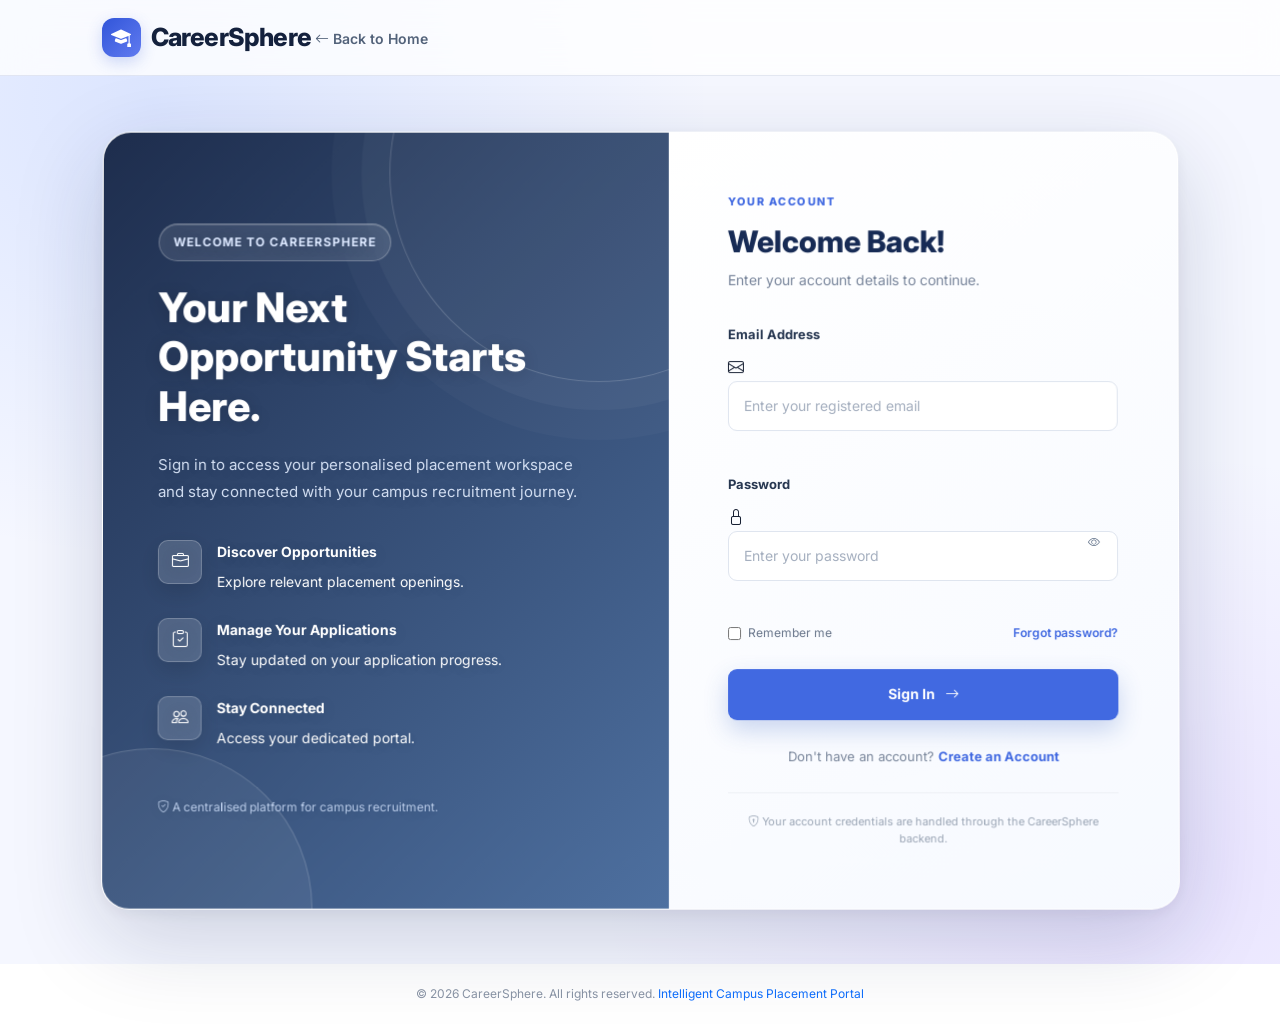
<file: frontend/frontend/admin-dashboard.html>
<!DOCTYPE html>
<html lang="en">
<head>
    <meta charset="UTF-8">
    <meta name="viewport" content="width=device-width, initial-scale=1.0">

    <title>Admin Dashboard | CareerSphere</title>
    <meta name="description" content="Manage users, jobs, applications, academic verification and placement performance with CareerSphere.">

    <link href="https://cdn.jsdelivr.net/npm/bootstrap@5.3.3/dist/css/bootstrap.min.css" rel="stylesheet">
    <link href="https://cdn.jsdelivr.net/npm/bootstrap-icons@1.11.3/font/bootstrap-icons.css" rel="stylesheet">
    <link href="https://fonts.googleapis.com/css2?family=Inter:wght@400;500;600;700;800&display=swap" rel="stylesheet">

    <link rel="stylesheet" href="style.css">
    <link rel="stylesheet" href="dashboard.css">
    <link rel="stylesheet" href="assistant.css">

    <style>
        body {
            font-family: 'Inter', sans-serif;
            background: #f5f7fb;
        }

        .dashboard-welcome {
            background: linear-gradient(120deg, #172554, #2563eb);
            color: white;
            padding: 30px;
            border-radius: 16px;
        }

        .dashboard-welcome h2 {
            font-weight: 800;
        }

        .dashboard-section {
            scroll-margin-top: 90px;
        }

        .dashboard-section .table {
            min-width: 750px;
        }

        .dashboard-section .table th {
            white-space: nowrap;
        }

        .dashboard-section .table td {
            vertical-align: middle;
        }

        .admin-stat-card {
            transition: transform .2s ease, box-shadow .2s ease;
        }

        .admin-stat-card:hover {
            transform: translateY(-3px);
            box-shadow: 0 8px 22px rgba(0,0,0,.08) !important;
        }

        .modal-content {
            border: 0;
            border-radius: 15px;
            overflow: hidden;
        }

        .modal-header {
            background: #f8fafc;
        }

        #adminEditJobModal .modal-content {
            display: flex;
            flex-direction: column;
            max-height: calc(100vh - 1rem);
        }

        #adminEditJobModal #adminEditJobForm {
            display: flex;
            flex-direction: column;
            flex: 1 1 auto;
            min-height: 0;
            overflow: hidden;
        }

        #adminEditJobModal .modal-body {
            flex: 1 1 auto;
            min-height: 0;
            overflow-y: auto;
        }

        #adminEditJobModal .modal-footer {
            display: flex !important;
            flex-shrink: 0;
            justify-content: flex-end;
            gap: 10px;
            background: #ffffff;
            border-top: 1px solid #dee2e6;
            padding: 15px 20px;
            visibility: visible !important;
        }

        #adminEditJobModal #adminSaveJobButton {
            display: inline-block !important;
            visibility: visible !important;
        }

        .form-label {
            margin-bottom: 7px;
        }

        .admin-section-icon {
            width: 38px;
            height: 38px;
            display: inline-flex;
            align-items: center;
            justify-content: center;
            border-radius: 10px;
            background: #eff6ff;
            color: #2563eb;
            margin-right: 8px;
        }

        .academic-panel {
            margin: 24px 0;
            padding: 22px;
            border: 1px solid #dbe3ef;
            border-radius: 16px;
            background: #ffffff;
            box-shadow: 0 6px 22px rgba(15,23,42,.05);
        }

        .academic-status {
            display: inline-block;
            padding: 5px 11px;
            border-radius: 999px;
            font-size: .82rem;
            font-weight: 700;
        }

        .academic-status.pending {
            background: #fff3cd;
            color: #805b00;
        }

        .academic-status.verified {
            background: #d1fae5;
            color: #065f46;
        }

        .academic-status.rejected {
            background: #fee2e2;
            color: #991b1b;
        }

        .academic-status.missing {
            background: #e2e8f0;
            color: #334155;
        }

        .academic-table-wrap {
            overflow-x: auto;
        }

        .academic-table {
            width: 100%;
            min-width: 850px;
            border-collapse: collapse;
        }

        .academic-table th,
        .academic-table td {
            padding: 13px;
            border-bottom: 1px solid #e2e8f0;
            text-align: left;
            vertical-align: middle;
        }

        .academic-table th {
            background: #f8fafc;
            color: #334155;
            font-size: .85rem;
            white-space: nowrap;
        }

        .academic-actions {
            display: flex;
            gap: 7px;
            flex-wrap: wrap;
        }

        .admin-help-card {
            border: 1px solid #e2e8f0;
            border-radius: 12px;
            padding: 15px;
            height: 100%;
            background: #f8fafc;
        }

        .admin-help-card h6 {
            font-weight: 700;
        }

        .table-responsive {
            border-radius: 10px;
        }

        footer {
            margin-top: 35px;
        }

        @media (max-width: 576px) {
            .dashboard-welcome {
                padding: 22px;
            }

            main.container-fluid {
                padding-left: 12px !important;
                padding-right: 12px !important;
            }
        }
    </style>
    <link rel="stylesheet" href="expo-ui.css?v=20261119-expo3">
</head>

<body class="admin-dashboard-page">

<!-- ADMIN ROLE PROTECTION -->
<script>
(function () {
    let user = null;

    try {
        user = JSON.parse(
            sessionStorage.getItem("campusconnectUser") || "null"
        );
    } catch (error) {
        user = null;
    }

    if (!user || !(user.user_id || user.id || user._id)) {
        window.location.replace("login.html");
        return;
    }

    if (String(user.role || "").toLowerCase() !== "admin") {
        window.campusConnectAccessBlocked = true;

        let redirectPage = "login.html";
        const role = String(user.role || "").toLowerCase();

        if (role === "student") {
            redirectPage = "student-dashboard.html";
        } else if (role === "recruiter") {
            redirectPage = "recruiter-dashboard.html";
        }

        document.write(`
            <div style="
                position:fixed;
                inset:0;
                z-index:999999;
                background:#101827;
                color:white;
                display:flex;
                align-items:center;
                justify-content:center;
                text-align:center;
                font-family:Arial,sans-serif;
                padding:20px;
            ">
                <div>
                    <div style="font-size:65px;color:#ff4545;margin-bottom:15px;">
                        <i class="bi bi-shield-lock-fill"></i>
                    </div>

                    <h1 style="color:#ff4545;font-size:42px;font-weight:bold;">
                        ACCESS DENIED!
                    </h1>

                    <h3>Only administrators can access this page.</h3>

                    <p style="color:#cbd5e1;">
                        You do not have permission to view the Admin Dashboard.
                    </p>

                    <p style="color:#facc15;margin-top:20px;">
                        Redirecting to your dashboard...
                    </p>
                </div>
            </div>
        `);

        setTimeout(function () {
            window.location.replace(redirectPage);
        }, 2500);
    }
})();
</script>

<!-- NAVIGATION -->
<nav class="navbar navbar-expand-lg bg-white border-bottom sticky-top">
    <div class="container-fluid px-4">

        <a class="navbar-brand fw-bold" href="index.html">
            <i class="bi bi-mortarboard-fill me-2"></i>
            CareerSphere
            <span class="text-secondary small ms-2">ADMIN</span>
        </a>

        <div class="d-flex align-items-center gap-3">
            <span class="text-secondary d-none d-sm-inline">
                <i class="bi bi-shield-lock-fill me-1"></i>
                Administrator
            </span>

            <button class="btn btn-outline-danger btn-sm"
                    id="logoutButton"
                    type="button">
                <i class="bi bi-box-arrow-right me-1"></i>
                Logout
            </button>
        </div>

    </div>
</nav>

<main class="container-fluid px-4 py-4">

    <!-- WELCOME -->
    <section class="dashboard-welcome mb-4">
        <p class="text-uppercase small fw-semibold mb-2">
            CAREERSPHERE ADMINISTRATION PORTAL
        </p>

        <h2>
            Welcome, <span id="adminName">Administrator</span>
        </h2>

        <p class="mb-0">
            Monitor users, recruitment activities, academic verification
            and placement performance from one central dashboard.
        </p>
    </section>

    <!-- DASHBOARD STATISTICS -->
    <section class="mb-5" id="adminOverviewSection">
        <h4 class="fw-bold mb-3">
            <i class="bi bi-speedometer2 me-2 text-primary"></i>
            Platform Overview
        </h4>

        <div class="row g-3">

            <div class="col-md-6 col-xl-3">
                <div class="card admin-stat-card shadow-sm border-0 h-100 p-3">
                    <div class="d-flex justify-content-between align-items-center">
                        <div>
                            <p class="text-secondary mb-1">Total Students</p>
                            <h3 class="fw-bold mb-0" id="adminTotalStudents">0</h3>
                        </div>
                        <i class="bi bi-people fs-2 text-primary"></i>
                    </div>
                </div>
            </div>

            <div class="col-md-6 col-xl-3">
                <div class="card admin-stat-card shadow-sm border-0 h-100 p-3">
                    <div class="d-flex justify-content-between align-items-center">
                        <div>
                            <p class="text-secondary mb-1">Total Recruiters</p>
                            <h3 class="fw-bold mb-0" id="adminTotalRecruiters">0</h3>
                        </div>
                        <i class="bi bi-building fs-2 text-success"></i>
                    </div>
                </div>
            </div>

            <div class="col-md-6 col-xl-3">
                <div class="card admin-stat-card shadow-sm border-0 h-100 p-3">
                    <div class="d-flex justify-content-between align-items-center">
                        <div>
                            <p class="text-secondary mb-1">Active Jobs</p>
                            <h3 class="fw-bold mb-0" id="adminTotalJobs">0</h3>
                        </div>
                        <i class="bi bi-briefcase fs-2 text-warning"></i>
                    </div>
                </div>
            </div>

            <div class="col-md-6 col-xl-3">
                <div class="card admin-stat-card shadow-sm border-0 h-100 p-3">
                    <div class="d-flex justify-content-between align-items-center">
                        <div>
                            <p class="text-secondary mb-1">Applications</p>
                            <h3 class="fw-bold mb-0" id="adminTotalApplications">0</h3>
                        </div>
                        <i class="bi bi-file-earmark-text fs-2 text-danger"></i>
                    </div>
                </div>
            </div>

        </div>
    </section>

    <!-- PLACEMENT STATISTICS -->
    <section class="mb-5">
        <h4 class="fw-bold mb-3">
            <i class="bi bi-graph-up-arrow me-2 text-primary"></i>
            Placement Performance
        </h4>

        <div class="row g-3">

            <div class="col-md-4">
                <div class="card admin-stat-card border-0 shadow-sm p-3 h-100">
                    <p class="text-secondary mb-1">Pending Applications</p>
                    <h3 class="fw-bold text-warning" id="adminPendingApplications">0</h3>
                </div>
            </div>

            <div class="col-md-4">
                <div class="card admin-stat-card border-0 shadow-sm p-3 h-100">
                    <p class="text-secondary mb-1">Shortlisted Applications</p>
                    <h3 class="fw-bold text-info" id="adminShortlistedApplications">0</h3>
                </div>
            </div>

            <div class="col-md-4">
                <div class="card admin-stat-card border-0 shadow-sm p-3 h-100">
                    <p class="text-secondary mb-1">Selected Students</p>
                    <h3 class="fw-bold text-success" id="adminSelectedApplications">0</h3>
                </div>
            </div>

        </div>
    </section>

    <!-- ACADEMIC VERIFICATION MANAGEMENT -->
    <section class="dashboard-section mb-5"
             id="adminAcademicVerificationPanel">

        <div class="d-flex justify-content-between align-items-center flex-wrap gap-2 mb-3">
            <div>
                <h4 class="fw-bold mb-1">
                    <i class="bi bi-shield-check admin-section-icon"></i>
                    Academic Verification Management
                </h4>

                <p class="text-secondary mb-0">
                    Review student marksheets and approve or reject academic records.
                </p>
            </div>

            <button class="btn btn-outline-primary"
                    id="refreshAcademicQueue"
                    type="button">
                <i class="bi bi-arrow-clockwise me-1"></i>
                Refresh Verification
            </button>
        </div>

        <div class="card border-0 shadow-sm">
            <div class="card-body">

                <div class="row g-3 mb-3">

                    <div class="col-md-4">
                        <div class="admin-help-card">
                            <h6 class="text-primary">
                                <i class="bi bi-eye me-1"></i>
                                Review Documents
                            </h6>
                            <p class="small text-secondary mb-0">
                                Open the uploaded marksheet and verify that
                                the document belongs to the student.
                            </p>
                        </div>
                    </div>

                    <div class="col-md-4">
                        <div class="admin-help-card">
                            <h6 class="text-success">
                                <i class="bi bi-check-circle me-1"></i>
                                Approve Records
                            </h6>
                            <p class="small text-secondary mb-0">
                                Approve only when the marksheet is valid
                                and the academic information is correct.
                            </p>
                        </div>
                    </div>

                    <div class="col-md-4">
                        <div class="admin-help-card">
                            <h6 class="text-danger">
                                <i class="bi bi-x-circle me-1"></i>
                                Reject Records
                            </h6>
                            <p class="small text-secondary mb-0">
                                Provide a clear rejection reason when
                                the uploaded document is invalid or incorrect.
                            </p>
                        </div>
                    </div>

                </div>

                <div id="academicQueueMessage"
                     class="small text-secondary mb-3"
                     role="status"
                     aria-live="polite">
                    Loading verification records...
                </div>

                <div class="table-responsive">
                    <table class="table table-hover align-middle mb-0">

                        <thead class="table-light">
                            <tr>
                                <th>Student</th>
                                <th>Department / Year</th>
                                <th>Declared CGPA</th>
                                <th>Verification Status</th>
                                <th>Marksheet</th>
                                <th>Admin Actions</th>
                            </tr>
                        </thead>

                        <!-- This is the container used by academic-verification.js -->
                        <tbody id="academicVerificationQueue">
                            <tr>
                                <td colspan="6"
                                    class="text-center text-secondary py-4">
                                    Loading academic verification records...
                                </td>
                            </tr>
                        </tbody>

                    </table>
                </div>

            </div>
        </div>
    </section>

    <!-- USER MANAGEMENT -->
    <section class="dashboard-section mb-5"
             id="userManagementSection">

        <div class="d-flex justify-content-between align-items-center flex-wrap gap-2 mb-3">
            <div>
                <h4 class="fw-bold mb-1">
                    <i class="bi bi-people admin-section-icon"></i>
                    User Management
                </h4>

                <p class="text-secondary mb-0">
                    View registered students, recruiters and administrators.
                </p>
            </div>

            <button class="btn btn-outline-primary"
                    id="refreshUsersButton"
                    type="button">
                <i class="bi bi-arrow-clockwise me-1"></i>
                Refresh Users
            </button>
        </div>

        <div id="adminUsersMessage"
             class="mb-3"
             role="status"
             aria-live="polite"></div>

        <div class="table-responsive bg-white rounded shadow-sm">
            <table class="table table-hover align-middle mb-0">

                <thead class="table-light">
                    <tr>
                        <th>Name</th>
                        <th>Email</th>
                        <th>Role</th>
                        <th>Department</th>
                        <th>Graduation Year</th>
                    </tr>
                </thead>

                <tbody id="adminUsersContainer">
                    <tr>
                        <td colspan="5"
                            class="text-center text-secondary py-4">
                            Loading users...
                        </td>
                    </tr>
                </tbody>

            </table>
        </div>
    </section>

    <!-- JOB MANAGEMENT -->
    <section class="dashboard-section mb-5"
             id="jobManagementSection">

        <div class="d-flex justify-content-between align-items-center flex-wrap gap-2 mb-3">
            <div>
                <h4 class="fw-bold mb-1">
                    <i class="bi bi-briefcase admin-section-icon"></i>
                    Job Management
                </h4>

                <p class="text-secondary mb-0">
                    Monitor, edit and delete opportunities published by recruiters.
                </p>
            </div>

            <button class="btn btn-outline-primary"
                    id="refreshAdminJobsButton"
                    type="button">
                <i class="bi bi-arrow-clockwise me-1"></i>
                Refresh Jobs
            </button>
        </div>

        <div id="adminJobsMessage"
             class="mb-3"
             role="status"
             aria-live="polite"></div>

        <div class="table-responsive bg-white rounded shadow-sm">
            <table class="table table-hover align-middle mb-0">

                <thead class="table-light">
                    <tr>
                        <th>Job Title</th>
                        <th>Company</th>
                        <th>Department</th>
                        <th>Minimum CGPA</th>
                        <th>Graduation Year</th>
                        <th>Location</th>
                        <th class="text-center">Actions</th>
                    </tr>
                </thead>

                <tbody id="adminJobsContainer">
                    <tr>
                        <td colspan="7"
                            class="text-center text-secondary py-4">
                            Loading jobs...
                        </td>
                    </tr>
                </tbody>

            </table>
        </div>
    </section>

    <!-- APPLICATION MANAGEMENT -->
    <section class="dashboard-section mb-5"
             id="applicationManagementSection">

        <div class="d-flex justify-content-between align-items-center flex-wrap gap-2 mb-3">
            <div>
                <h4 class="fw-bold mb-1">
                    <i class="bi bi-file-earmark-check admin-section-icon"></i>
                    Application Monitoring
                </h4>

                <p class="text-secondary mb-0">
                    Monitor student applications and recruitment outcomes.
                </p>
            </div>

            <button class="btn btn-outline-primary"
                    id="refreshAdminApplicationsButton"
                    type="button">
                <i class="bi bi-arrow-clockwise me-1"></i>
                Refresh Applications
            </button>
        </div>

        <div id="adminApplicationsMessage"
             class="mb-3"
             role="status"
             aria-live="polite"></div>

        <div class="table-responsive bg-white rounded shadow-sm">
            <table class="table table-hover align-middle mb-0">

                <thead class="table-light">
                    <tr>
                        <th>Student</th>
                        <th>Department</th>
                        <th>Company / Job</th>
                        <th>CGPA</th>
                        <th>Graduation Year</th>
                        <th>Status</th>
                        <th>Application Date</th>
                    </tr>
                </thead>

                <tbody id="adminApplicationsContainer">
                    <tr>
                        <td colspan="7"
                            class="text-center text-secondary py-4">
                            Loading applications...
                        </td>
                    </tr>
                </tbody>

            </table>
        </div>
    </section>

    <!-- FOOTER -->
    <footer class="text-center text-secondary border-top pt-4 pb-3">
        <p class="mb-1 fw-semibold">CareerSphere Administration</p>
        <small>Intelligent Campus Placement Management System</small>
        <p class="small mt-2 mb-0">
            Secure Campus Placement Management Portal
        </p>
    </footer>

</main>

<!-- EDIT JOB MODAL -->
<div class="modal fade"
     id="adminEditJobModal"
     tabindex="-1"
     aria-labelledby="adminEditJobModalLabel"
     aria-hidden="true">

    <div class="modal-dialog modal-lg modal-dialog-centered modal-dialog-scrollable">
        <div class="modal-content">

            <div class="modal-header">
                <div>
                    <h5 class="modal-title fw-bold"
                        id="adminEditJobModalLabel">
                        <i class="bi bi-pencil-square me-2"></i>
                        Edit Job Details
                    </h5>

                    <p class="text-secondary small mb-0">
                        Update the job opportunity information.
                    </p>
                </div>

                <button type="button"
                        class="btn-close"
                        data-bs-dismiss="modal"
                        aria-label="Close">
                </button>
            </div>

            <form id="adminEditJobForm">

                <div class="modal-body">

                    <input type="hidden" id="adminEditJobId">

                    <div id="adminEditJobMessage"
                         class="alert alert-danger mt-1"
                         role="alert"
                         hidden>
                    </div>

                    <div class="row g-3">

                        <div class="col-md-6">
                            <label for="adminEditCompany"
                                   class="form-label fw-semibold">
                                Company Name
                            </label>

                            <input type="text"
                                   class="form-control"
                                   id="adminEditCompany"
                                   placeholder="Enter company name"
                                   required>
                        </div>

                        <div class="col-md-6">
                            <label for="adminEditTitle"
                                   class="form-label fw-semibold">
                                Job Title
                            </label>

                            <input type="text"
                                   class="form-control"
                                   id="adminEditTitle"
                                   placeholder="Enter job title"
                                   required>
                        </div>

                        <div class="col-12">
                            <label for="adminEditDescription"
                                   class="form-label fw-semibold">
                                Job Description
                            </label>

                            <textarea class="form-control"
                                      id="adminEditDescription"
                                      rows="4"
                                      placeholder="Enter complete job description"
                                      required></textarea>
                        </div>

                        <div class="col-md-4">
                            <label for="adminEditCGPA"
                                   class="form-label fw-semibold">
                                Minimum CGPA
                            </label>

                            <input type="number"
                                   class="form-control"
                                   id="adminEditCGPA"
                                   min="0"
                                   max="10"
                                   step="0.01"
                                   placeholder="Example: 7.0"
                                   required>
                        </div>

                        <div class="col-md-4">
                            <label for="adminEditDepartment"
                                   class="form-label fw-semibold">
                                Eligible Department
                            </label>

                            <input type="text"
                                   class="form-control"
                                   id="adminEditDepartment"
                                   placeholder="Example: CSE"
                                   required>
                        </div>

                        <div class="col-md-4">
                            <label for="adminEditGraduationYear"
                                   class="form-label fw-semibold">
                                Graduation Year
                            </label>

                            <input type="number"
                                   class="form-control"
                                   id="adminEditGraduationYear"
                                   min="2000"
                                   max="2100"
                                   placeholder="Example: 2027">
                        </div>

                        <div class="col-md-6">
                            <label for="adminEditSalary"
                                   class="form-label fw-semibold">
                                Salary / Package
                            </label>

                            <input type="text"
                                   class="form-control"
                                   id="adminEditSalary"
                                   placeholder="Example: 6 LPA">
                        </div>

                        <div class="col-md-6">
                            <label for="adminEditLocation"
                                   class="form-label fw-semibold">
                                Job Location
                            </label>

                            <input type="text"
                                   class="form-control"
                                   id="adminEditLocation"
                                   placeholder="Example: Bengaluru">
                        </div>

                        <div class="col-12">
                            <label for="adminEditSkills"
                                   class="form-label fw-semibold">
                                Required Skills
                            </label>

                            <textarea class="form-control"
                                      id="adminEditSkills"
                                      rows="2"
                                      placeholder="Example: Python, Java, SQL"></textarea>

                            <div class="form-text">
                                Separate multiple skills using commas.
                            </div>
                        </div>

                        <div class="col-md-6">
                            <label for="adminEditDeadline"
                                   class="form-label fw-semibold">
                                Application Deadline
                            </label>

                            <input type="date"
                                   class="form-control"
                                   id="adminEditDeadline">
                        </div>

                    </div>
                </div>

                <div class="modal-footer">

                    <button type="button"
                            class="btn btn-secondary"
                            data-bs-dismiss="modal">
                        <i class="bi bi-x-circle me-1"></i>
                        Cancel
                    </button>

                    <button type="submit"
                            class="btn btn-primary"
                            id="adminSaveJobButton">
                        <i class="bi bi-check-circle me-1"></i>
                        Save Changes
                    </button>

                </div>

            </form>

        </div>
    </div>
</div>

<!-- BOOTSTRAP -->
<script src="https://cdn.jsdelivr.net/npm/bootstrap@5.3.3/dist/js/bootstrap.bundle.min.js"></script>

<!-- MAIN APPLICATION JAVASCRIPT -->
<script src="script.js"></script>

<!-- ADDITIONAL UI FEATURES -->
<script src="features-ui.js"></script>

<!-- JWT COMPATIBILITY FOR ACADEMIC VERIFICATION REQUESTS -->
<script>
(function () {
    const originalFetch = window.fetch.bind(window);

    window.fetch = function (resource, options) {
        options = options || {};

        const url = typeof resource === "string"
            ? resource
            : (resource && resource.url) || "";

        if ((url.startsWith("/api/") || url.startsWith(window.location.origin + "/api/"))) {
            let user = null;

            try {
                user = JSON.parse(
                    sessionStorage.getItem("campusconnectUser") || "null"
                );
            } catch (error) {
                user = null;
            }

            const token = user && (
                user.access_token ||
                user.token ||
                user.accessToken ||
                user.jwt
            );

            const headers = new Headers(
                options.headers ||
                (resource instanceof Request ? resource.headers : undefined)
            );

            if (token) {
                headers.set("Authorization", "Bearer " + token);
            }

            options = {
                ...options,
                headers: headers
            };
        }

        return originalFetch(resource, options);
    };
})();
</script>

<!-- ACADEMIC VERIFICATION -->
<script src="academic-verification.js"></script>

</body>
</html>
</file>
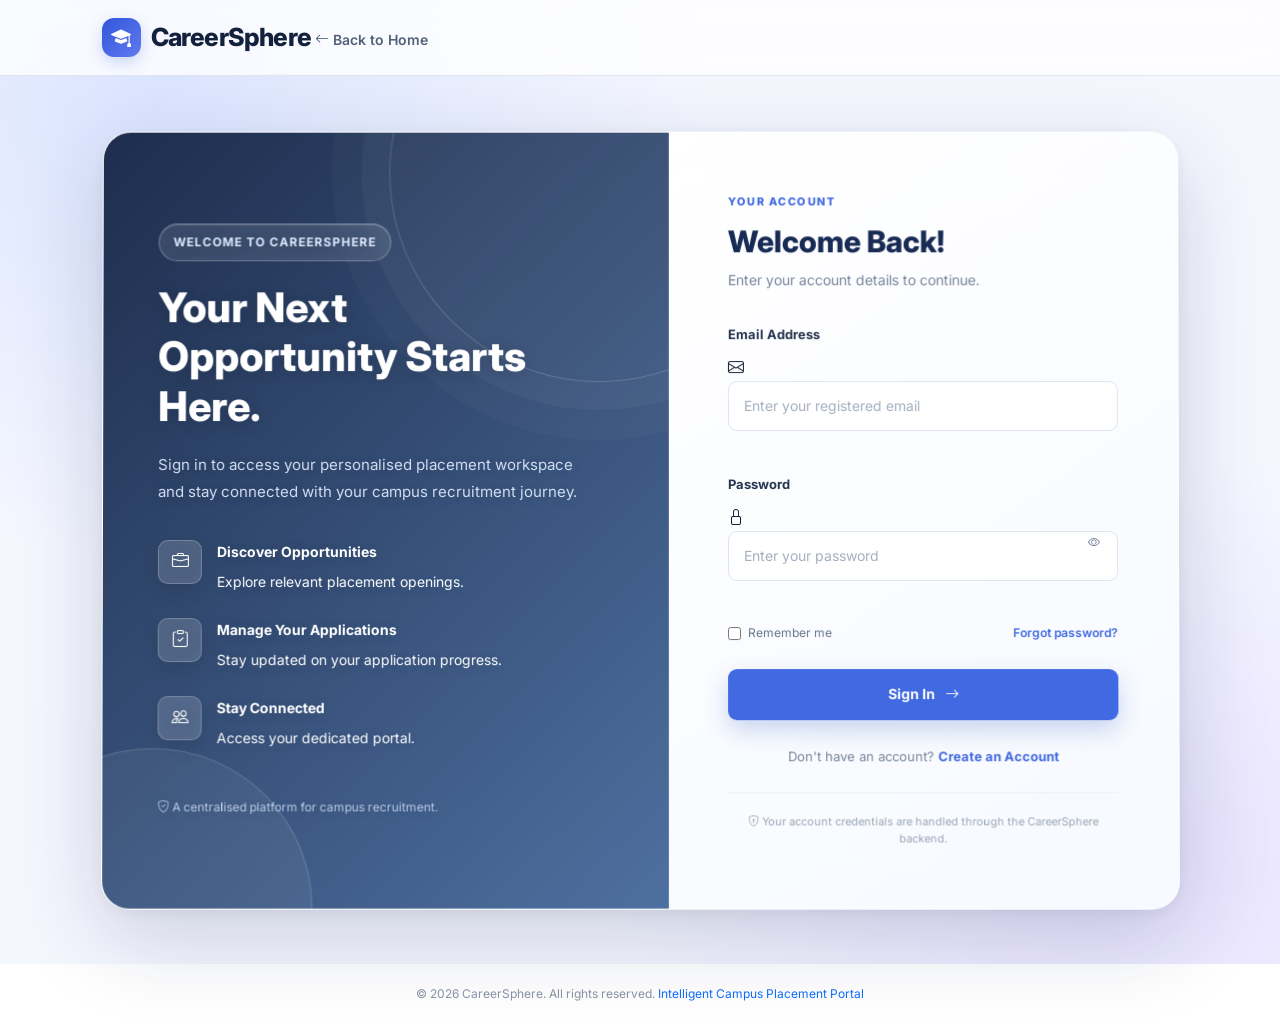
<file: frontend/frontend/login.html>
<!DOCTYPE html>
<html lang="en">

<head>
    <meta charset="UTF-8">
    <meta name="viewport" content="width=device-width, initial-scale=1.0">

    <title>Sign In | CareerSphere</title>
    <meta name="description" content="Sign in to CareerSphere, your intelligent campus placement portal.">

    <link rel="preconnect" href="https://fonts.googleapis.com">
    <link rel="preconnect" href="https://fonts.gstatic.com" crossorigin>

    <link href="https://fonts.googleapis.com/css2?family=Inter:wght@400;500;600;700;800&display=swap"
          rel="stylesheet">

    <link href="https://cdn.jsdelivr.net/npm/bootstrap@5.3.3/dist/css/bootstrap.min.css"
          rel="stylesheet">

    <link href="https://cdn.jsdelivr.net/npm/bootstrap-icons@1.11.3/font/bootstrap-icons.min.css"
          rel="stylesheet">

    <link rel="stylesheet" href="style.css">
    <link rel="stylesheet" href="auth.css">
    <link rel="stylesheet" href="expo-ui.css?v=20261119-expo2">
</head>

<body class="auth-body login-page">

    <nav class="auth-navbar">
        <div class="container">

            <a href="index.html" class="brand-logo">
                <span class="brand-icon">
                    <i class="bi bi-mortarboard-fill"></i>
                </span>
                CareerSphere
            </a>

            <a href="index.html" class="back-home">
                <i class="bi bi-arrow-left"></i>
                Back to Home
            </a>

        </div>
    </nav>

    <main class="auth-main">
        <div class="container">

            <div class="auth-layout">

                <section class="auth-information">

                    <div class="auth-information-content">

                        <span class="auth-eyebrow">
                            WELCOME TO CAREERSPHERE
                        </span>

                        <h1>
                            Your Next
                            Opportunity
                            <span>Starts Here.</span>
                        </h1>

                        <p>
                            Sign in to access your personalised
                            placement workspace and stay connected
                            with your campus recruitment journey.
                        </p>

                        <div class="auth-benefit-list">

                            <div class="auth-benefit">
                                <span>
                                    <i class="bi bi-briefcase"></i>
                                </span>
                                <div>
                                    <strong>Discover Opportunities</strong>
                                    <small>Explore relevant placement openings.</small>
                                </div>
                            </div>

                            <div class="auth-benefit">
                                <span>
                                    <i class="bi bi-clipboard-check"></i>
                                </span>
                                <div>
                                    <strong>Manage Your Applications</strong>
                                    <small>Stay updated on your application progress.</small>
                                </div>
                            </div>

                            <div class="auth-benefit">
                                <span>
                                    <i class="bi bi-people"></i>
                                </span>
                                <div>
                                    <strong>Stay Connected</strong>
                                    <small>Access your dedicated portal.</small>
                                </div>
                            </div>

                        </div>

                        <div class="auth-information-footer">
                            <i class="bi bi-shield-check"></i>
                            A centralised platform for campus recruitment.
                        </div>

                    </div>

                </section>

                <section class="auth-form-section">

                    <div class="auth-form-card">

                        <div class="auth-form-heading">

                            <div class="auth-mobile-icon">
                                <i class="bi bi-mortarboard-fill"></i>
                            </div>

                            <span class="form-eyebrow">
                                YOUR ACCOUNT
                            </span>

                            <h2>Welcome Back!</h2>

                            <p>
                                Enter your account details to continue.
                            </p>

                        </div>

                        <div id="loginMessage"
                             class="auth-message"
                             role="alert"
                             aria-live="polite"
                             hidden>
                        </div>

                        <form id="loginForm" novalidate>

                            <div class="auth-field">

                                <label for="email">
                                    Email Address
                                </label>

                                <div class="auth-input-wrapper">
                                    <i class="bi bi-envelope"></i>

                                    <input
                                        type="email"
                                        id="email"
                                        name="email"
                                        placeholder="Enter your registered email"
                                        autocomplete="email"
                                        required
                                    >
                                </div>

                                <small class="field-error" id="emailError"></small>

                            </div>

                            <div class="auth-field">

                                <div class="password-label-row">
                                    <label for="password">
                                        Password
                                    </label>
                                </div>

                                <div class="auth-input-wrapper">

                                    <i class="bi bi-lock"></i>

                                    <input
                                        type="password"
                                        id="password"
                                        name="password"
                                        placeholder="Enter your password"
                                        autocomplete="current-password"
                                        required
                                    >

                                    <button
                                        type="button"
                                        class="password-toggle"
                                        id="togglePassword"
                                        aria-label="Show password"
                                    >
                                        <i class="bi bi-eye"></i>
                                    </button>

                                </div>

                                <small class="field-error" id="passwordError"></small>

                            </div>

                            <div class="auth-options">

                                <label class="remember-option">
                                    <input
                                        type="checkbox"
                                        id="rememberMe"
                                    >
                                    <span>Remember me</span>
                                </label>

                                <span class="forgot-password">
                                    Forgot password?
                                </span>

                            </div>

                            <button
                                type="submit"
                                id="loginButton"
                                class="auth-submit-button"
                            >

                                <span id="loginButtonText">
                                    Sign In
                                </span>

                                <i class="bi bi-arrow-right"></i>

                                <span
                                    id="loginSpinner"
                                    class="spinner-border spinner-border-sm"
                                    role="status"
                                    hidden
                                ></span>

                            </button>

                            <div class="auth-register-link">
                                Don't have an account?

                                <a href="register.html">
                                    Create an Account
                                </a>
                            </div>

                        </form>

                        <div class="auth-security-note">
                            <i class="bi bi-shield-lock"></i>
                            Your account credentials are handled
                            through the CareerSphere backend.
                        </div>

                    </div>

                </section>

            </div>

        </div>
    </main>

    <footer class="auth-footer">

        <div class="container">

            <span>
                © 2026 CareerSphere. All rights reserved.
            </span>

            <a href="index.html">
                Intelligent Campus Placement Portal
            </a>

        </div>

    </footer>

    <script src="script.js"></script>

</body>
</html>
</file>
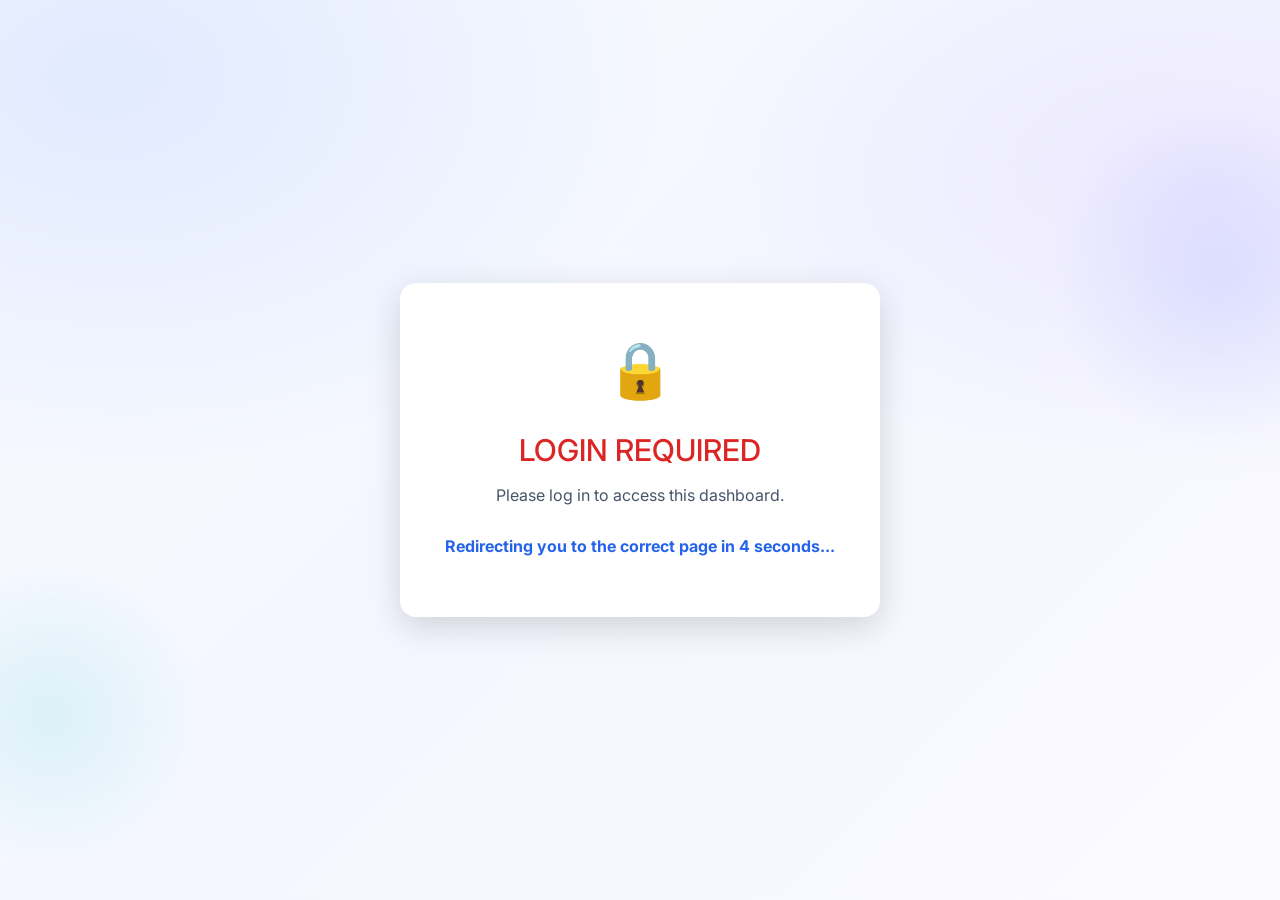
<file: frontend/frontend/recruiter-dashboard.html>
<!DOCTYPE html>
<html lang="en">

<head>
    <meta charset="UTF-8">
    <meta name="viewport" content="width=device-width, initial-scale=1.0">

    <title>Recruiter Dashboard | CareerSphere</title>
    <meta name="description" content="Manage job postings, review applicants and coordinate recruitment with CareerSphere.">

    <link href="https://cdn.jsdelivr.net/npm/bootstrap@5.3.3/dist/css/bootstrap.min.css"
          rel="stylesheet">

    <link href="https://cdn.jsdelivr.net/npm/bootstrap-icons@1.11.3/font/bootstrap-icons.min.css"
          rel="stylesheet">

    <link href="https://fonts.googleapis.com/css2?family=Inter:wght@400;500;600;700;800&display=swap"
          rel="stylesheet">

    <link rel="stylesheet" href="style.css">
    <link rel="stylesheet" href="dashboard.css">
    <link rel="stylesheet" href="assistant.css">
    <link rel="stylesheet" href="expo-ui.css?v=20261119-expo3">
</head>

<body class="recruiter-dashboard-page">

    <nav class="navbar navbar-expand-lg navbar-dark bg-dark dashboard-navbar">
        <div class="container-fluid px-4">

            <a class="navbar-brand fw-bold" href="index.html">
                <i class="bi bi-mortarboard-fill"></i>
                CareerSphere
            </a>

            <div class="d-flex align-items-center gap-3">

                <span class="text-white">
                    <i class="bi bi-person-badge"></i>
                    <span id="recruiterName">Recruiter</span>
                </span>

                <button
                    class="btn btn-outline-light btn-sm"
                    id="logoutButton"
                    type="button">
                    <i class="bi bi-box-arrow-right"></i>
                    Logout
                </button>

            </div>
        </div>
    </nav>

    <main class="dashboard-container">

        <section class="dashboard-welcome">
            <div>
                <p class="text-primary fw-semibold mb-2">
                    CAREERSPHERE RECRUITER WORKSPACE
                </p>

                <h1>
                    Welcome, <span id="welcomeName">Recruiter</span>
                </h1>

                <p>
                    Manage your placement opportunities, review applicants
                    and coordinate candidate selection from one place.
                </p>
            </div>
        </section>

        <section class="dashboard-stats">

            <div class="stat-card">
                <div class="stat-icon">
                    <i class="bi bi-briefcase"></i>
                </div>
                <div>
                    <p>My Job Posts</p>
                    <h2 id="recruiterTotalJobs">0</h2>
                </div>
            </div>

            <div class="stat-card">
                <div class="stat-icon">
                    <i class="bi bi-people"></i>
                </div>
                <div>
                    <p>Total Applicants</p>
                    <h2 id="recruiterTotalApplicants">0</h2>
                </div>
            </div>

            <div class="stat-card">
                <div class="stat-icon">
                    <i class="bi bi-person-check"></i>
                </div>
                <div>
                    <p>Shortlisted</p>
                    <h2 id="recruiterTotalShortlisted">0</h2>
                </div>
            </div>

            <div class="stat-card">
                <div class="stat-icon">
                    <i class="bi bi-trophy"></i>
                </div>
                <div>
                    <p>Selected</p>
                    <h2 id="recruiterTotalSelected">0</h2>
                </div>
            </div>

        </section>

        <section class="dashboard-section" id="postJobSection">

            <div class="mb-4">
                <h2>
                    <i class="bi bi-plus-circle text-primary"></i>
                    Post a New Job
                </h2>

                <p>
                    Publish a placement opportunity for eligible students
                    to discover and apply.
                </p>
            </div>

            <div class="card shadow-sm border-0 p-4">

                <form id="postJobForm">

                    <div class="row g-3">

                        <div class="col-md-6">
                            <label for="jobTitle" class="form-label">
                                Job Title *
                            </label>
                            <input
                                type="text"
                                class="form-control"
                                id="jobTitle"
                                placeholder="Example: Software Engineer"
                                required>
                        </div>

                        <div class="col-md-6">
                            <label for="companyName" class="form-label">
                                Company Name *
                            </label>
                            <input
                                type="text"
                                class="form-control"
                                id="companyName"
                                placeholder="Enter company name"
                                required>
                        </div>

                        <div class="col-12">
                            <label for="jobDescription" class="form-label">
                                Job Description *
                            </label>
                            <textarea
                                class="form-control"
                                id="jobDescription"
                                rows="4"
                                placeholder="Describe the role, responsibilities and expectations"
                                required></textarea>
                        </div>

                        <div class="col-md-6">
                            <label for="jobDepartment" class="form-label">
                                Eligible Department *
                            </label>
                            <select
                                class="form-select"
                                id="jobDepartment"
                                required>

                                <option value="">Select department</option>
                                <option value="Computer Science">Computer Science</option>
                                <option value="Information Science">Information Science</option>
                                <option value="Electronics">Electronics</option>
                                <option value="Electrical">Electrical</option>
                                <option value="Mechanical">Mechanical</option>
                                <option value="Civil">Civil</option>
                                <option value="All Departments">All Departments</option>

                            </select>
                        </div>

                        <div class="col-md-6">
                            <label for="requiredSkills" class="form-label">
                                Required Skills *
                            </label>
                            <input
                                type="text"
                                class="form-control"
                                id="requiredSkills"
                                placeholder="Python, Java, SQL, Communication"
                                required>
                        </div>

                        <div class="col-md-6">
                            <label for="minimumCgpa" class="form-label">
                                Minimum CGPA *
                            </label>
                            <input
                                type="number"
                                class="form-control"
                                id="minimumCgpa"
                                min="0"
                                max="10"
                                step="0.01"
                                placeholder="Example: 7.0"
                                required>
                        </div>

                        <div class="col-md-6">
                            <label for="graduationYear" class="form-label">
                                Eligible Graduation Year *
                            </label>
                            <input
                                type="number"
                                class="form-control"
                                id="graduationYear"
                                min="2020"
                                max="2040"
                                placeholder="Example: 2027"
                                required>
                        </div>

                        <div class="col-md-6">
                            <label for="jobLocation" class="form-label">
                                Job Location *
                            </label>
                            <input
                                type="text"
                                class="form-control"
                                id="jobLocation"
                                placeholder="Example: Bengaluru"
                                required>
                        </div>

                        <div class="col-md-6">
                            <label for="salaryPackage" class="form-label">
                                Salary Package (LPA) *
                            </label>
                            <input
                                type="number"
                                class="form-control"
                                id="salaryPackage"
                                min="0"
                                step="0.1"
                                placeholder="Example: 6.5"
                                required>
                        </div>

                        <div class="col-md-6">
                            <label for="applicationDeadline" class="form-label">
                                Application Deadline *
                            </label>
                            <input
                                type="date"
                                class="form-control"
                                id="applicationDeadline"
                                required>
                        </div>

                    </div>

                    <hr class="my-4">

                    <div
                        id="postJobMessage"
                        class="alert d-none"
                        role="alert">
                    </div>

                    <div class="d-flex flex-wrap gap-3">

                        <button
                            type="submit"
                            class="btn btn-primary px-4"
                            id="postJobButton">
                            <i class="bi bi-send-fill"></i>
                            Post Job
                        </button>

                        <button
                            type="reset"
                            class="btn btn-outline-secondary px-4">
                            <i class="bi bi-arrow-counterclockwise"></i>
                            Clear Form
                        </button>

                    </div>

                </form>
            </div>
        </section>

        <section class="dashboard-section">

            <div class="d-flex justify-content-between align-items-center flex-wrap gap-3 mb-4">

                <div>
                    <h2>Posted Jobs &amp; Applicants</h2>
                    <p>
                        Manage your live job postings, track applicant counts, and open candidate applications from one workspace.
                    </p>
                </div>

                <button
                    class="btn btn-primary"
                    id="refreshRecruiterJobsButton"
                    type="button">
                    <i class="bi bi-arrow-clockwise"></i>
                    Refresh Jobs
                </button>

            </div>

            <div
                id="recruiterJobsMessage"
                class="alert alert-info">
                Loading your posted jobs...
            </div>

            <div
                id="recruiterJobsContainer"
                class="row g-4">
            </div>

        </section>

        <section class="dashboard-section" id="applicantsSection">

            <div class="mb-4">
                <h2>Applicant Management</h2>
                <p>
                    Review student applications and manage their
                    recruitment progress.
                </p>
            </div>

            <div
                id="applicantsMessage"
                class="alert alert-info">
                Select a job to view its applicants.
            </div>

            <div
                id="applicantsContainer"
                class="applications-container">
            </div>

        </section>

        <footer class="text-center py-4 mt-5">
            <p class="mb-1">
                CareerSphere - Intelligent Campus Placement Portal
            </p>
            <small>
                Recruiter Management Workspace
            </small>
        </footer>

    </main>

    <script src="script.js"></script>
    <script src="features-ui.js"></script>
    <script src="recruiter-job-edit.js"></script>

</body>
</html>
</file>
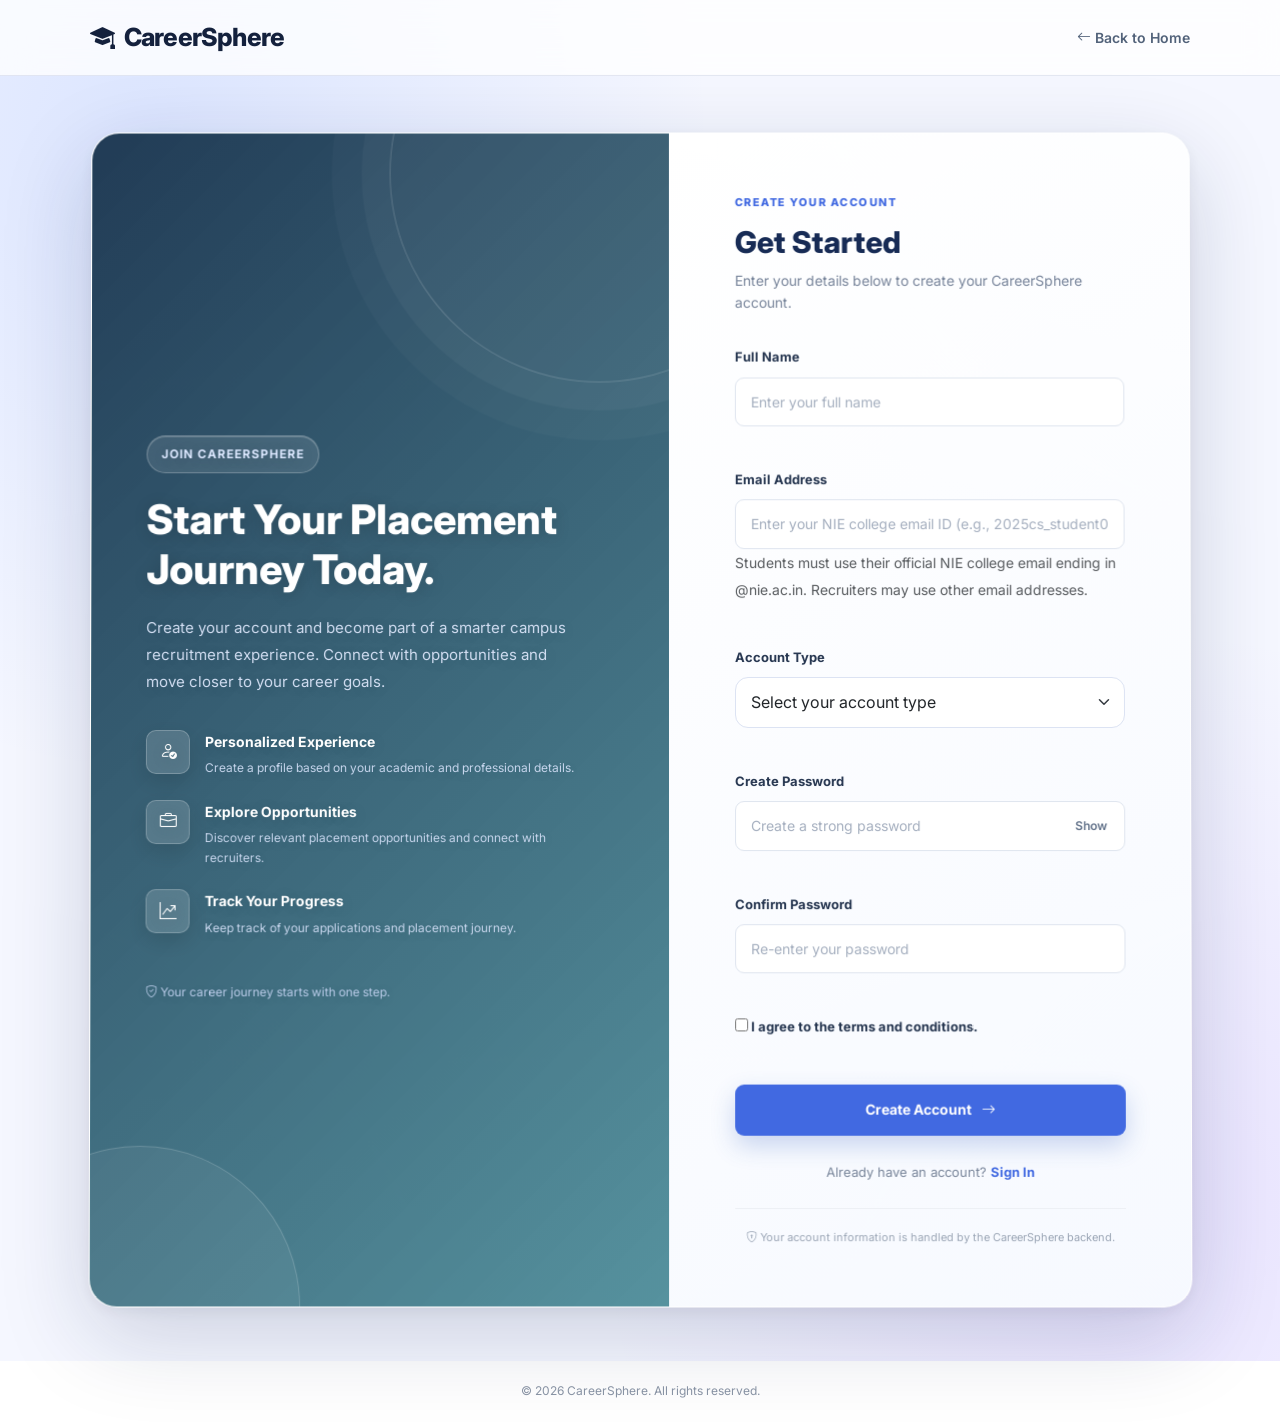
<file: frontend/frontend/register.html>
<!DOCTYPE html>
<html lang="en">

<head>
    <meta charset="UTF-8">
    <meta name="viewport" content="width=device-width, initial-scale=1.0">

    <title>Create Account | CareerSphere</title>
    <meta name="description" content="Create your CareerSphere account and begin your campus placement journey.">

    <link rel="preconnect" href="https://fonts.googleapis.com">
    <link rel="preconnect" href="https://fonts.gstatic.com" crossorigin>

    <link href="https://fonts.googleapis.com/css2?family=Inter:wght@400;500;600;700;800&display=swap" rel="stylesheet">

    <link href="https://cdn.jsdelivr.net/npm/bootstrap@5.3.3/dist/css/bootstrap.min.css" rel="stylesheet">

    <link href="https://cdn.jsdelivr.net/npm/bootstrap-icons@1.11.3/font/bootstrap-icons.min.css" rel="stylesheet">

    <link rel="stylesheet" href="style.css">
    <link rel="stylesheet" href="auth.css">
    <link rel="stylesheet" href="expo-ui.css?v=20261119-expo2">
</head>

<body class="auth-body register-page">

    <!-- Navigation -->
    <nav class="auth-navbar">

        <a href="index.html" class="brand-logo">
            <i class="bi bi-mortarboard-fill"></i>
            CareerSphere
        </a>

        <a href="index.html" class="back-home">
            <i class="bi bi-arrow-left"></i>
            Back to Home
        </a>

    </nav>


    <!-- Registration Section -->
    <main class="auth-main">

        <div class="auth-layout">

            <!-- Left Information Panel -->
            <section class="auth-information">

                <div class="auth-information-content">

                    <span class="auth-eyebrow">
                        JOIN CAREERSPHERE
                    </span>

                    <h1>
                        Start Your Placement Journey Today.
                    </h1>

                    <p>
                        Create your account and become part of a smarter
                        campus recruitment experience. Connect with
                        opportunities and move closer to your career goals.
                    </p>

                    <div class="auth-benefit-list">

                        <div class="auth-benefit">
                            <span>
                                <i class="bi bi-person-check"></i>
                            </span>

                            <div>
                                <strong>Personalized Experience</strong>
                                <p>Create a profile based on your academic and professional details.</p>
                            </div>
                        </div>

                        <div class="auth-benefit">
                            <span>
                                <i class="bi bi-briefcase"></i>
                            </span>

                            <div>
                                <strong>Explore Opportunities</strong>
                                <p>Discover relevant placement opportunities and connect with recruiters.</p>
                            </div>
                        </div>

                        <div class="auth-benefit">
                            <span>
                                <i class="bi bi-graph-up-arrow"></i>
                            </span>

                            <div>
                                <strong>Track Your Progress</strong>
                                <p>Keep track of your applications and placement journey.</p>
                            </div>
                        </div>

                    </div>

                    <div class="auth-information-footer">
                        <i class="bi bi-shield-check"></i>
                        Your career journey starts with one step.
                    </div>

                </div>

            </section>


            <!-- Registration Form -->
            <section class="auth-form-section">

                <div class="auth-form-card">

                    <div class="auth-mobile-icon">
                        <i class="bi bi-mortarboard-fill"></i>
                    </div>

                    <div class="auth-form-heading">

                        <span class="form-eyebrow">
                            CREATE YOUR ACCOUNT
                        </span>

                        <h2>Get Started</h2>

                        <p>
                            Enter your details below to create your CareerSphere account.
                        </p>

                    </div>


                    <div id="registerMessage"
                         class="auth-message"
                         role="alert"
                         aria-live="polite"
                         hidden>
                    </div>


                    <form id="registerForm" novalidate>

                        <!-- Full Name -->
                        <div class="auth-field">

                            <label for="fullName">Full Name</label>

                            <div class="auth-input-wrapper">

                                <input
                                    type="text"
                                    id="fullName"
                                    placeholder="Enter your full name"
                                    autocomplete="name"
                                    required
                                >

                            </div>

                            <span class="field-error" id="fullNameError"></span>

                        </div>


                        <!-- Email -->
                        <div class="auth-field">

                            <label for="registerEmail">Email Address</label>

                            <div class="auth-input-wrapper">

                                <input
                                    type="email"
                                    id="registerEmail"
                                    placeholder="Enter your NIE college email ID (e.g., 2025cs_student01@nie.ac.in)"    
                                    autocomplete="email"
                                    required
                                >
                                <small class="text-muted">
    Students must use their official NIE college email ending in @nie.ac.in.
    Recruiters may use other email addresses.
</small>

                            </div>

                            <span class="field-error" id="registerEmailError"></span>

                        </div>


                        <!-- Account Role -->
                        <div class="auth-field">

                            <label for="accountRole">Account Type</label>

                            <div class="auth-input-wrapper">

                                <select
    id="accountRole"
    class="form-select"
    required
>
                                    <option value="">Select your account type</option>
                                    <option value="student">Student</option>
                                    <option value="recruiter">Recruiter</option>
                                    <option value="admin">Administrator</option>

                                </select>

                            </div>

                            <span class="field-error" id="accountRoleError"></span>

                        </div>


                        <!-- Student Details -->
                        <div id="studentDetails" hidden>

                            <div class="auth-field">

                                <label for="department">Department</label>

                                <div class="auth-input-wrapper">

                                    <select
                                        id="department"
                                        class="form-select"
                                    >

                                        <option value="">Select your department</option>
                                        <option value="Computer Science">Computer Science</option>
                                        <option value="Information Science">Information Science</option>
                                        <option value="Electronics and Communication">Electronics and Communication</option>
                                        <option value="Electrical and Electronics">Electrical and Electronics</option>
                                        <option value="Mechanical">Mechanical</option>
                                        <option value="Civil">Civil</option>
                                        <option value="Other">Other</option>

                                    </select>

                                </div>

                                <span class="field-error" id="departmentError"></span>

                            </div>


                            <div class="auth-field">

                                <label for="graduationYear">Graduation Year</label>

                                <div class="auth-input-wrapper">

                                    <select
                                        id="graduationYear"
                                        class="form-select"
                                    >

                                        <option value="">Select graduation year</option>
                                        <option value="2026">2026</option>
                                        <option value="2027">2027</option>
                                        <option value="2028">2028</option>
                                        <option value="2029">2029</option>
                                        <option value="2030">2030</option>

                                    </select>

                                </div>

                                <span class="field-error" id="graduationYearError"></span>

                            </div>

                            <!-- Academic details are intentionally placed after department and graduation year. -->
                            <div id="academicRegistrationFields">
                                <div class="auth-field">
                                    <label for="academicCgpa">Declared CGPA</label>
                                    <div class="auth-input-wrapper">
                                        <input type="number" class="form-control" id="academicCgpa"
                                               name="cgpa" min="0" max="10" step="0.01"
                                               placeholder="Enter your CGPA">
                                    </div>
                                    <span class="field-error" id="academicCgpaError"></span>
                                </div>

                                <div class="auth-field">
                                    <label for="marksheetFile">Upload Latest Marksheet</label>
                                    <div class="auth-input-wrapper">
                                        <input type="file" class="form-control" id="marksheetFile"
                                               name="marksheet" accept=".pdf,.jpg,.jpeg,.png">
                                    </div>
                                    <small class="text-muted">Accepted formats: PDF, JPG, JPEG and PNG. Maximum size: 10 MB.</small>
                                    <span class="field-error" id="marksheetFileError"></span>
                                </div>
                            </div>

                        </div>

                        <!-- Admin access is protected by a server-side registration code. -->
                        <div id="adminRegistrationDetails" class="auth-field" hidden>
                            <label for="adminRegistrationCode">Administrator Registration Code</label>
                            <div class="auth-input-wrapper">
                                <input
                                    type="password"
                                    id="adminRegistrationCode"
                                    placeholder="Enter the administrator code"
                                    autocomplete="off"
                                >
                            </div>
                            <small class="text-muted">This code must be configured by the project administrator in the server environment.</small>
                            <span class="field-error" id="adminRegistrationCodeError"></span>
                        </div>

                        <!-- Password -->
                        <div class="auth-field">

                            <label for="registerPassword">Create Password</label>

                            <div class="auth-input-wrapper">

                                <input
                                    type="password"
                                    id="registerPassword"
                                    class="password-input"
                                    placeholder="Create a strong password"
                                    autocomplete="new-password"
                                    required
                                >

                                <button
                                    type="button"
                                    class="password-toggle"
                                    id="toggleRegisterPassword"
                                    aria-label="Show password"
                                >
                                    Show
                                </button>

                            </div>

                            <span class="field-error" id="registerPasswordError"></span>

                        </div>


                        <!-- Confirm Password -->
                        <div class="auth-field">

                            <label for="confirmPassword">Confirm Password</label>

                            <div class="auth-input-wrapper">

                                <input
                                    type="password"
                                    id="confirmPassword"
                                    class="password-input"
                                    placeholder="Re-enter your password"
                                    autocomplete="new-password"
                                    required
                                >

                            </div>

                            <span class="field-error" id="confirmPasswordError"></span>

                        </div>


                        <!-- Terms -->
                        <div class="auth-field">

                            <label class="remember-option">

                                <input
                                    type="checkbox"
                                    id="agreeTerms"
                                >

                                <span>
                                    I agree to the terms and conditions.
                                </span>

                            </label>

                            <span class="field-error" id="termsError"></span>

                        </div>


                        <!-- Submit -->
                        <button
                            type="submit"
                            class="auth-submit-button"
                            id="registerButton"
                        >

                            <span id="registerButtonText">
                                Create Account
                            </span>

                            <i class="bi bi-arrow-right"></i>

                        </button>

                    </form>


                    <div class="auth-register-link">

                        Already have an account?

                        <a href="login.html">Sign In</a>

                    </div>


                    <div class="auth-security-note">

                        <i class="bi bi-shield-lock"></i>
                        Your account information is handled by the CareerSphere backend.

                    </div>

                </div>

            </section>

        </div>

    </main>


    <footer class="auth-footer">

        © 2026 CareerSphere. All rights reserved.

    </footer>


    <script src="script.js"></script>
    <script src="academic-verification.js"></script>

</body>
</html>
</file>
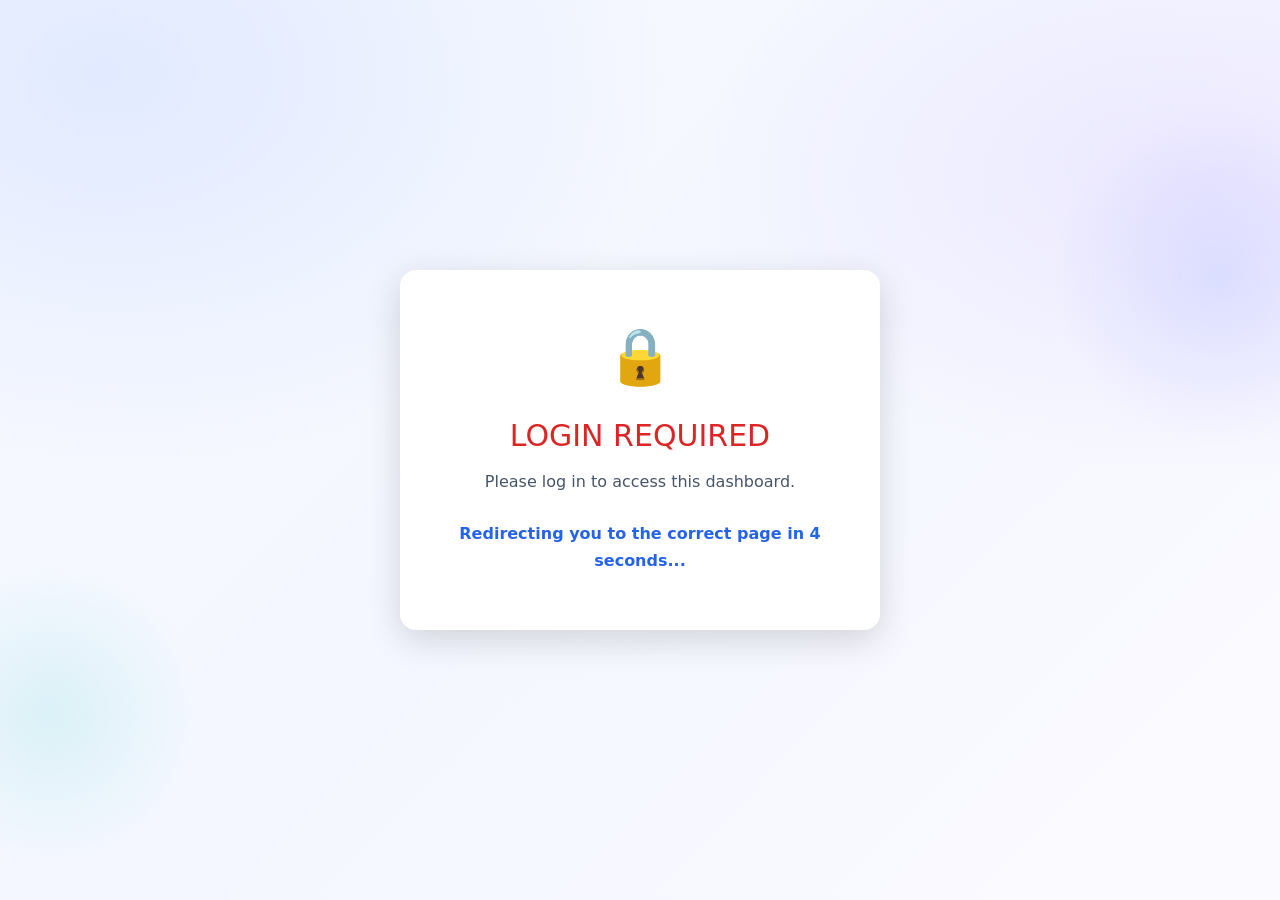
<file: frontend/frontend/student-dashboard.html>
<!DOCTYPE html>
<html lang="en">

<head>
    <meta charset="UTF-8">
    <meta name="viewport" content="width=device-width, initial-scale=1.0">

    <title>Student Dashboard | CareerSphere</title>

    <link href="https://cdn.jsdelivr.net/npm/bootstrap@5.3.3/dist/css/bootstrap.min.css" rel="stylesheet">
    <link href="https://cdn.jsdelivr.net/npm/bootstrap-icons@1.11.3/font/bootstrap-icons.css" rel="stylesheet">

    <link rel="stylesheet" href="style.css">
    <link rel="stylesheet" href="dashboard.css">
    <link rel="stylesheet" href="assistant.css">
    <link rel="stylesheet" href="expo-ui.css?v=20261119-expo3">
</head>

<body class="student-dashboard-page">

    <nav class="navbar navbar-expand-lg dashboard-navbar">
        <div class="container">

            <a class="navbar-brand fw-bold" href="index.html">
                <i class="bi bi-mortarboard-fill"></i>
                CareerSphere
            </a>

            <div class="d-flex align-items-center gap-3">
                <span id="studentName" class="fw-semibold">Student</span>

                <button class="btn btn-outline-danger btn-sm" id="logoutButton" type="button">
                    <i class="bi bi-box-arrow-right"></i>
                    Logout
                </button>
            </div>

        </div>
    </nav>

    <main class="container dashboard-container">

        <section class="dashboard-welcome">
            <div>
                <p class="text-uppercase small fw-bold">Student Portal</p>

                <h1>
                    Welcome, <span id="welcomeName">Student</span>!
                </h1>

                <p>
                    Discover opportunities, track your applications
                    and take the next step in your career.
                </p>
            </div>
        </section>

        <section class="row g-4 dashboard-statistics">

            <div class="col-md-4">
                <div class="dashboard-stat-card">
                    <i class="bi bi-briefcase"></i>
                    <h2 id="totalJobs">0</h2>
                    <p>Available Jobs</p>
                </div>
            </div>

            <div class="col-md-4">
                <div class="dashboard-stat-card">
                    <i class="bi bi-send"></i>
                    <h2 id="totalApplications">0</h2>
                    <p>My Applications</p>
                </div>
            </div>

            <div class="col-md-4">
                <div class="dashboard-stat-card">
                    <i class="bi bi-person-check"></i>
                    <h2 id="studentDepartment">-</h2>
                    <p>Department</p>
                </div>
            </div>

        </section>

        <section class="applications-section mt-5">

            <div class="d-flex justify-content-between align-items-center flex-wrap gap-3 mb-4">
                <div>
                    <p class="text-uppercase small fw-bold text-primary mb-1">
                        Application Management
                    </p>

                    <h2>
                        <i class="bi bi-file-earmark-text"></i>
                        My Applications
                    </h2>

                    <p>
                        Monitor your placement applications and track recruitment progress.
                    </p>
                </div>

                <button class="btn btn-outline-primary"
                        id="refreshApplicationsButton"
                        type="button">
                    <i class="bi bi-arrow-clockwise"></i>
                    Refresh Applications
                </button>
            </div>

            <div class="row g-3 mb-4">

                <div class="col-6 col-md-3">
                    <div class="application-summary-card">
                        <span class="application-summary-icon pending-icon">
                            <i class="bi bi-hourglass-split"></i>
                        </span>
                        <h3 id="pendingApplications">0</h3>
                        <p>Pending</p>
                    </div>
                </div>

                <div class="col-6 col-md-3">
                    <div class="application-summary-card">
                        <span class="application-summary-icon shortlisted-icon">
                            <i class="bi bi-check-circle"></i>
                        </span>
                        <h3 id="shortlistedApplications">0</h3>
                        <p>Shortlisted</p>
                    </div>
                </div>

                <div class="col-6 col-md-3">
                    <div class="application-summary-card">
                        <span class="application-summary-icon selected-icon">
                            <i class="bi bi-trophy"></i>
                        </span>
                        <h3 id="selectedApplications">0</h3>
                        <p>Selected</p>
                    </div>
                </div>

                <div class="col-6 col-md-3">
                    <div class="application-summary-card">
                        <span class="application-summary-icon rejected-icon">
                            <i class="bi bi-x-circle"></i>
                        </span>
                        <h3 id="rejectedApplications">0</h3>
                        <p>Rejected</p>
                    </div>
                </div>

            </div>

            <div id="applicationsMessage" class="alert alert-info" role="status">
                <i class="bi bi-arrow-repeat"></i>
                Loading your applications...
            </div>

            <div class="applications-container" id="applicationsContainer"></div>

        </section>

        <section class="jobs-section mt-5">

            <div class="d-flex justify-content-between align-items-center flex-wrap gap-2 mb-4">
                <div>
                    <p class="text-uppercase small fw-bold text-primary mb-1">
                        Career Opportunities
                    </p>

                    <h2>
                        <i class="bi bi-briefcase"></i>
                        Latest Placement Opportunities
                    </h2>

                    <p>
                        Explore available jobs posted by recruiters
                        and find opportunities that match your profile.
                    </p>
                </div>

                <button class="btn btn-outline-primary"
                        id="refreshJobsButton"
                        type="button">
                    <i class="bi bi-arrow-clockwise"></i>
                    Refresh Jobs
                </button>
            </div>

            <div id="jobsMessage" class="alert alert-info" role="status">
                <i class="bi bi-arrow-repeat"></i>
                Loading placement opportunities...
            </div>

            <div class="row g-4" id="jobsContainer"></div>

        </section>

    </main>

    <script src="script.js"></script>
    <script src="features-ui.js"></script>
    <script src="academic-verification.js"></script>
    <script src="assistant.js"></script>

</body>
</html>
</file>
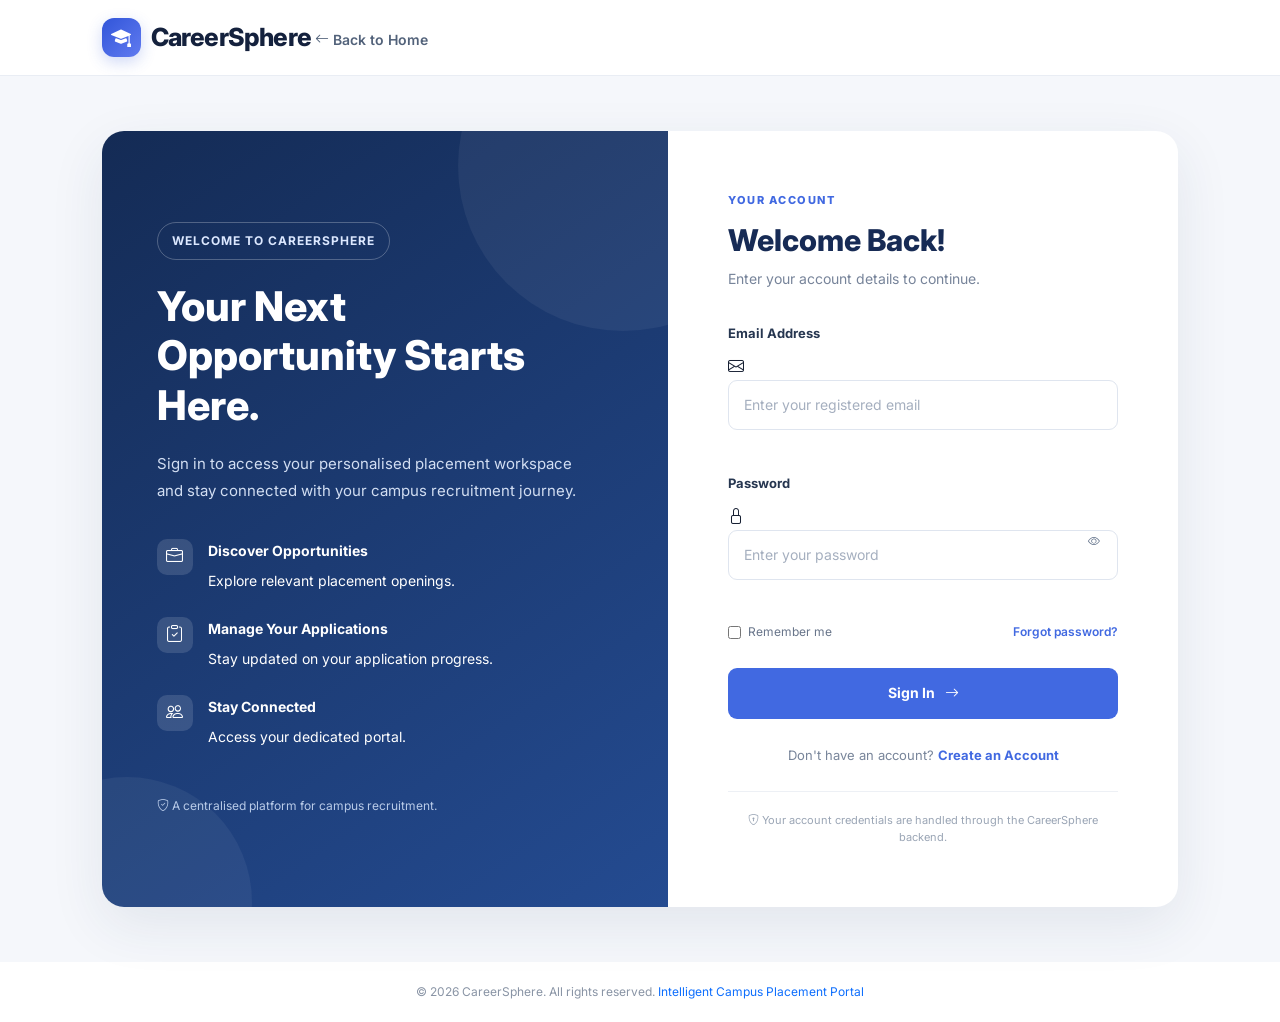
<file: DEMO-CDD/Intelligent-campus-placement-portal/frontend/admin-dashboard.html>
<!DOCTYPE html>
<html lang="en">
<head>
    <meta charset="UTF-8">
    <meta name="viewport" content="width=device-width, initial-scale=1.0">

    <title>Admin Dashboard | CareerSphere</title>
    <meta name="description" content="Manage users, jobs, applications, academic verification and placement performance with CareerSphere.">

    <link href="https://cdn.jsdelivr.net/npm/bootstrap@5.3.3/dist/css/bootstrap.min.css" rel="stylesheet">
    <link href="https://cdn.jsdelivr.net/npm/bootstrap-icons@1.11.3/font/bootstrap-icons.css" rel="stylesheet">
    <link href="https://fonts.googleapis.com/css2?family=Inter:wght@400;500;600;700;800&display=swap" rel="stylesheet">

    <link rel="stylesheet" href="style.css">
    <link rel="stylesheet" href="dashboard.css">

    <style>
        body {
            font-family: 'Inter', sans-serif;
            background: #f5f7fb;
        }

        .dashboard-welcome {
            background: linear-gradient(120deg, #172554, #2563eb);
            color: white;
            padding: 30px;
            border-radius: 16px;
        }

        .dashboard-welcome h2 {
            font-weight: 800;
        }

        .dashboard-section {
            scroll-margin-top: 90px;
        }

        .dashboard-section .table {
            min-width: 750px;
        }

        .dashboard-section .table th {
            white-space: nowrap;
        }

        .dashboard-section .table td {
            vertical-align: middle;
        }

        .admin-stat-card {
            transition: transform .2s ease, box-shadow .2s ease;
        }

        .admin-stat-card:hover {
            transform: translateY(-3px);
            box-shadow: 0 8px 22px rgba(0,0,0,.08) !important;
        }

        .modal-content {
            border: 0;
            border-radius: 15px;
            overflow: hidden;
        }

        .modal-header {
            background: #f8fafc;
        }

        #adminEditJobModal .modal-content {
            display: flex;
            flex-direction: column;
            max-height: calc(100vh - 1rem);
        }

        #adminEditJobModal #adminEditJobForm {
            display: flex;
            flex-direction: column;
            flex: 1 1 auto;
            min-height: 0;
            overflow: hidden;
        }

        #adminEditJobModal .modal-body {
            flex: 1 1 auto;
            min-height: 0;
            overflow-y: auto;
        }

        #adminEditJobModal .modal-footer {
            display: flex !important;
            flex-shrink: 0;
            justify-content: flex-end;
            gap: 10px;
            background: #ffffff;
            border-top: 1px solid #dee2e6;
            padding: 15px 20px;
            visibility: visible !important;
        }

        #adminEditJobModal #adminSaveJobButton {
            display: inline-block !important;
            visibility: visible !important;
        }

        .form-label {
            margin-bottom: 7px;
        }

        .admin-section-icon {
            width: 38px;
            height: 38px;
            display: inline-flex;
            align-items: center;
            justify-content: center;
            border-radius: 10px;
            background: #eff6ff;
            color: #2563eb;
            margin-right: 8px;
        }

        .academic-panel {
            margin: 24px 0;
            padding: 22px;
            border: 1px solid #dbe3ef;
            border-radius: 16px;
            background: #ffffff;
            box-shadow: 0 6px 22px rgba(15,23,42,.05);
        }

        .academic-status {
            display: inline-block;
            padding: 5px 11px;
            border-radius: 999px;
            font-size: .82rem;
            font-weight: 700;
        }

        .academic-status.pending {
            background: #fff3cd;
            color: #805b00;
        }

        .academic-status.verified {
            background: #d1fae5;
            color: #065f46;
        }

        .academic-status.rejected {
            background: #fee2e2;
            color: #991b1b;
        }

        .academic-status.missing {
            background: #e2e8f0;
            color: #334155;
        }

        .academic-table-wrap {
            overflow-x: auto;
        }

        .academic-table {
            width: 100%;
            min-width: 850px;
            border-collapse: collapse;
        }

        .academic-table th,
        .academic-table td {
            padding: 13px;
            border-bottom: 1px solid #e2e8f0;
            text-align: left;
            vertical-align: middle;
        }

        .academic-table th {
            background: #f8fafc;
            color: #334155;
            font-size: .85rem;
            white-space: nowrap;
        }

        .academic-actions {
            display: flex;
            gap: 7px;
            flex-wrap: wrap;
        }

        .admin-help-card {
            border: 1px solid #e2e8f0;
            border-radius: 12px;
            padding: 15px;
            height: 100%;
            background: #f8fafc;
        }

        .admin-help-card h6 {
            font-weight: 700;
        }

        .table-responsive {
            border-radius: 10px;
        }

        footer {
            margin-top: 35px;
        }

        @media (max-width: 576px) {
            .dashboard-welcome {
                padding: 22px;
            }

            main.container-fluid {
                padding-left: 12px !important;
                padding-right: 12px !important;
            }
        }
    </style>
</head>

<body>

<!-- ADMIN ROLE PROTECTION -->
<script>
(function () {
    let user = null;

    try {
        user = JSON.parse(
            sessionStorage.getItem("campusconnectUser") || "null"
        );
    } catch (error) {
        user = null;
    }

    if (!user || !(user.user_id || user.id || user._id)) {
        window.location.replace("login.html");
        return;
    }

    if (String(user.role || "").toLowerCase() !== "admin") {
        window.campusConnectAccessBlocked = true;

        let redirectPage = "login.html";
        const role = String(user.role || "").toLowerCase();

        if (role === "student") {
            redirectPage = "student-dashboard.html";
        } else if (role === "recruiter") {
            redirectPage = "recruiter-dashboard.html";
        }

        document.write(`
            <div style="
                position:fixed;
                inset:0;
                z-index:999999;
                background:#101827;
                color:white;
                display:flex;
                align-items:center;
                justify-content:center;
                text-align:center;
                font-family:Arial,sans-serif;
                padding:20px;
            ">
                <div>
                    <div style="font-size:65px;color:#ff4545;margin-bottom:15px;">
                        <i class="bi bi-shield-lock-fill"></i>
                    </div>

                    <h1 style="color:#ff4545;font-size:42px;font-weight:bold;">
                        ACCESS DENIED!
                    </h1>

                    <h3>Only administrators can access this page.</h3>

                    <p style="color:#cbd5e1;">
                        You do not have permission to view the Admin Dashboard.
                    </p>

                    <p style="color:#facc15;margin-top:20px;">
                        Redirecting to your dashboard...
                    </p>
                </div>
            </div>
        `);

        setTimeout(function () {
            window.location.replace(redirectPage);
        }, 2500);
    }
})();
</script>

<!-- NAVIGATION -->
<nav class="navbar navbar-expand-lg bg-white border-bottom sticky-top">
    <div class="container-fluid px-4">

        <a class="navbar-brand fw-bold" href="index.html">
            <i class="bi bi-mortarboard-fill me-2"></i>
            CareerSphere
            <span class="text-secondary small ms-2">ADMIN</span>
        </a>

        <div class="d-flex align-items-center gap-3">
            <span class="text-secondary d-none d-sm-inline">
                <i class="bi bi-shield-lock-fill me-1"></i>
                Administrator
            </span>

            <button class="btn btn-outline-danger btn-sm"
                    id="logoutButton"
                    type="button">
                <i class="bi bi-box-arrow-right me-1"></i>
                Logout
            </button>
        </div>

    </div>
</nav>

<main class="container-fluid px-4 py-4">

    <!-- WELCOME -->
    <section class="dashboard-welcome mb-4">
        <p class="text-uppercase small fw-semibold mb-2">
            CAREERSPHERE ADMINISTRATION PORTAL
        </p>

        <h2>
            Welcome, <span id="adminName">Administrator</span>
        </h2>

        <p class="mb-0">
            Monitor users, recruitment activities, academic verification
            and placement performance from one central dashboard.
        </p>
    </section>

    <!-- DASHBOARD STATISTICS -->
    <section class="mb-5" id="adminOverviewSection">
        <h4 class="fw-bold mb-3">
            <i class="bi bi-speedometer2 me-2 text-primary"></i>
            Platform Overview
        </h4>

        <div class="row g-3">

            <div class="col-md-6 col-xl-3">
                <div class="card admin-stat-card shadow-sm border-0 h-100 p-3">
                    <div class="d-flex justify-content-between align-items-center">
                        <div>
                            <p class="text-secondary mb-1">Total Students</p>
                            <h3 class="fw-bold mb-0" id="adminTotalStudents">0</h3>
                        </div>
                        <i class="bi bi-people fs-2 text-primary"></i>
                    </div>
                </div>
            </div>

            <div class="col-md-6 col-xl-3">
                <div class="card admin-stat-card shadow-sm border-0 h-100 p-3">
                    <div class="d-flex justify-content-between align-items-center">
                        <div>
                            <p class="text-secondary mb-1">Total Recruiters</p>
                            <h3 class="fw-bold mb-0" id="adminTotalRecruiters">0</h3>
                        </div>
                        <i class="bi bi-building fs-2 text-success"></i>
                    </div>
                </div>
            </div>

            <div class="col-md-6 col-xl-3">
                <div class="card admin-stat-card shadow-sm border-0 h-100 p-3">
                    <div class="d-flex justify-content-between align-items-center">
                        <div>
                            <p class="text-secondary mb-1">Active Jobs</p>
                            <h3 class="fw-bold mb-0" id="adminTotalJobs">0</h3>
                        </div>
                        <i class="bi bi-briefcase fs-2 text-warning"></i>
                    </div>
                </div>
            </div>

            <div class="col-md-6 col-xl-3">
                <div class="card admin-stat-card shadow-sm border-0 h-100 p-3">
                    <div class="d-flex justify-content-between align-items-center">
                        <div>
                            <p class="text-secondary mb-1">Applications</p>
                            <h3 class="fw-bold mb-0" id="adminTotalApplications">0</h3>
                        </div>
                        <i class="bi bi-file-earmark-text fs-2 text-danger"></i>
                    </div>
                </div>
            </div>

        </div>
    </section>

    <!-- PLACEMENT STATISTICS -->
    <section class="mb-5">
        <h4 class="fw-bold mb-3">
            <i class="bi bi-graph-up-arrow me-2 text-primary"></i>
            Placement Performance
        </h4>

        <div class="row g-3">

            <div class="col-md-4">
                <div class="card admin-stat-card border-0 shadow-sm p-3 h-100">
                    <p class="text-secondary mb-1">Pending Applications</p>
                    <h3 class="fw-bold text-warning" id="adminPendingApplications">0</h3>
                </div>
            </div>

            <div class="col-md-4">
                <div class="card admin-stat-card border-0 shadow-sm p-3 h-100">
                    <p class="text-secondary mb-1">Shortlisted Applications</p>
                    <h3 class="fw-bold text-info" id="adminShortlistedApplications">0</h3>
                </div>
            </div>

            <div class="col-md-4">
                <div class="card admin-stat-card border-0 shadow-sm p-3 h-100">
                    <p class="text-secondary mb-1">Selected Students</p>
                    <h3 class="fw-bold text-success" id="adminSelectedApplications">0</h3>
                </div>
            </div>

        </div>
    </section>

    <!-- ACADEMIC VERIFICATION MANAGEMENT -->
    <section class="dashboard-section mb-5"
             id="adminAcademicVerificationPanel">

        <div class="d-flex justify-content-between align-items-center flex-wrap gap-2 mb-3">
            <div>
                <h4 class="fw-bold mb-1">
                    <i class="bi bi-shield-check admin-section-icon"></i>
                    Academic Verification Management
                </h4>

                <p class="text-secondary mb-0">
                    Review student marksheets and approve or reject academic records.
                </p>
            </div>

            <button class="btn btn-outline-primary"
                    id="refreshAcademicQueue"
                    type="button">
                <i class="bi bi-arrow-clockwise me-1"></i>
                Refresh Verification
            </button>
        </div>

        <div class="card border-0 shadow-sm">
            <div class="card-body">

                <div class="row g-3 mb-3">

                    <div class="col-md-4">
                        <div class="admin-help-card">
                            <h6 class="text-primary">
                                <i class="bi bi-eye me-1"></i>
                                Review Documents
                            </h6>
                            <p class="small text-secondary mb-0">
                                Open the uploaded marksheet and verify that
                                the document belongs to the student.
                            </p>
                        </div>
                    </div>

                    <div class="col-md-4">
                        <div class="admin-help-card">
                            <h6 class="text-success">
                                <i class="bi bi-check-circle me-1"></i>
                                Approve Records
                            </h6>
                            <p class="small text-secondary mb-0">
                                Approve only when the marksheet is valid
                                and the academic information is correct.
                            </p>
                        </div>
                    </div>

                    <div class="col-md-4">
                        <div class="admin-help-card">
                            <h6 class="text-danger">
                                <i class="bi bi-x-circle me-1"></i>
                                Reject Records
                            </h6>
                            <p class="small text-secondary mb-0">
                                Provide a clear rejection reason when
                                the uploaded document is invalid or incorrect.
                            </p>
                        </div>
                    </div>

                </div>

                <div id="academicQueueMessage"
                     class="small text-secondary mb-3"
                     role="status"
                     aria-live="polite">
                    Loading verification records...
                </div>

                <div class="table-responsive">
                    <table class="table table-hover align-middle mb-0">

                        <thead class="table-light">
                            <tr>
                                <th>Student</th>
                                <th>Department / Year</th>
                                <th>Declared CGPA</th>
                                <th>Verification Status</th>
                                <th>Marksheet</th>
                                <th>Admin Actions</th>
                            </tr>
                        </thead>

                        <!-- This is the container used by academic-verification.js -->
                        <tbody id="academicVerificationQueue">
                            <tr>
                                <td colspan="6"
                                    class="text-center text-secondary py-4">
                                    Loading academic verification records...
                                </td>
                            </tr>
                        </tbody>

                    </table>
                </div>

            </div>
        </div>
    </section>

    <!-- USER MANAGEMENT -->
    <section class="dashboard-section mb-5"
             id="userManagementSection">

        <div class="d-flex justify-content-between align-items-center flex-wrap gap-2 mb-3">
            <div>
                <h4 class="fw-bold mb-1">
                    <i class="bi bi-people admin-section-icon"></i>
                    User Management
                </h4>

                <p class="text-secondary mb-0">
                    View registered students, recruiters and administrators.
                </p>
            </div>

            <button class="btn btn-outline-primary"
                    id="refreshUsersButton"
                    type="button">
                <i class="bi bi-arrow-clockwise me-1"></i>
                Refresh Users
            </button>
        </div>

        <div id="adminUsersMessage"
             class="mb-3"
             role="status"
             aria-live="polite"></div>

        <div class="table-responsive bg-white rounded shadow-sm">
            <table class="table table-hover align-middle mb-0">

                <thead class="table-light">
                    <tr>
                        <th>Name</th>
                        <th>Email</th>
                        <th>Role</th>
                        <th>Department</th>
                        <th>Graduation Year</th>
                    </tr>
                </thead>

                <tbody id="adminUsersContainer">
                    <tr>
                        <td colspan="5"
                            class="text-center text-secondary py-4">
                            Loading users...
                        </td>
                    </tr>
                </tbody>

            </table>
        </div>
    </section>

    <!-- JOB MANAGEMENT -->
    <section class="dashboard-section mb-5"
             id="jobManagementSection">

        <div class="d-flex justify-content-between align-items-center flex-wrap gap-2 mb-3">
            <div>
                <h4 class="fw-bold mb-1">
                    <i class="bi bi-briefcase admin-section-icon"></i>
                    Job Management
                </h4>

                <p class="text-secondary mb-0">
                    Monitor, edit and delete opportunities published by recruiters.
                </p>
            </div>

            <button class="btn btn-outline-primary"
                    id="refreshAdminJobsButton"
                    type="button">
                <i class="bi bi-arrow-clockwise me-1"></i>
                Refresh Jobs
            </button>
        </div>

        <div id="adminJobsMessage"
             class="mb-3"
             role="status"
             aria-live="polite"></div>

        <div class="table-responsive bg-white rounded shadow-sm">
            <table class="table table-hover align-middle mb-0">

                <thead class="table-light">
                    <tr>
                        <th>Job Title</th>
                        <th>Company</th>
                        <th>Department</th>
                        <th>Minimum CGPA</th>
                        <th>Graduation Year</th>
                        <th>Location</th>
                        <th class="text-center">Actions</th>
                    </tr>
                </thead>

                <tbody id="adminJobsContainer">
                    <tr>
                        <td colspan="7"
                            class="text-center text-secondary py-4">
                            Loading jobs...
                        </td>
                    </tr>
                </tbody>

            </table>
        </div>
    </section>

    <!-- APPLICATION MANAGEMENT -->
    <section class="dashboard-section mb-5"
             id="applicationManagementSection">

        <div class="d-flex justify-content-between align-items-center flex-wrap gap-2 mb-3">
            <div>
                <h4 class="fw-bold mb-1">
                    <i class="bi bi-file-earmark-check admin-section-icon"></i>
                    Application Monitoring
                </h4>

                <p class="text-secondary mb-0">
                    Monitor student applications and recruitment outcomes.
                </p>
            </div>

            <button class="btn btn-outline-primary"
                    id="refreshAdminApplicationsButton"
                    type="button">
                <i class="bi bi-arrow-clockwise me-1"></i>
                Refresh Applications
            </button>
        </div>

        <div id="adminApplicationsMessage"
             class="mb-3"
             role="status"
             aria-live="polite"></div>

        <div class="table-responsive bg-white rounded shadow-sm">
            <table class="table table-hover align-middle mb-0">

                <thead class="table-light">
                    <tr>
                        <th>Student</th>
                        <th>Department</th>
                        <th>Company / Job</th>
                        <th>CGPA</th>
                        <th>Graduation Year</th>
                        <th>Status</th>
                        <th>Application Date</th>
                    </tr>
                </thead>

                <tbody id="adminApplicationsContainer">
                    <tr>
                        <td colspan="7"
                            class="text-center text-secondary py-4">
                            Loading applications...
                        </td>
                    </tr>
                </tbody>

            </table>
        </div>
    </section>

    <!-- FOOTER -->
    <footer class="text-center text-secondary border-top pt-4 pb-3">
        <p class="mb-1 fw-semibold">CareerSphere Administration</p>
        <small>Intelligent Campus Placement Management System</small>
        <p class="small mt-2 mb-0">
            Secure Campus Placement Management Portal
        </p>
    </footer>

</main>

<!-- EDIT JOB MODAL -->
<div class="modal fade"
     id="adminEditJobModal"
     tabindex="-1"
     aria-labelledby="adminEditJobModalLabel"
     aria-hidden="true">

    <div class="modal-dialog modal-lg modal-dialog-centered modal-dialog-scrollable">
        <div class="modal-content">

            <div class="modal-header">
                <div>
                    <h5 class="modal-title fw-bold"
                        id="adminEditJobModalLabel">
                        <i class="bi bi-pencil-square me-2"></i>
                        Edit Job Details
                    </h5>

                    <p class="text-secondary small mb-0">
                        Update the job opportunity information.
                    </p>
                </div>

                <button type="button"
                        class="btn-close"
                        data-bs-dismiss="modal"
                        aria-label="Close">
                </button>
            </div>

            <form id="adminEditJobForm">

                <div class="modal-body">

                    <input type="hidden" id="adminEditJobId">

                    <div id="adminEditJobMessage"
                         class="alert alert-danger mt-1"
                         role="alert"
                         hidden>
                    </div>

                    <div class="row g-3">

                        <div class="col-md-6">
                            <label for="adminEditCompany"
                                   class="form-label fw-semibold">
                                Company Name
                            </label>

                            <input type="text"
                                   class="form-control"
                                   id="adminEditCompany"
                                   placeholder="Enter company name"
                                   required>
                        </div>

                        <div class="col-md-6">
                            <label for="adminEditTitle"
                                   class="form-label fw-semibold">
                                Job Title
                            </label>

                            <input type="text"
                                   class="form-control"
                                   id="adminEditTitle"
                                   placeholder="Enter job title"
                                   required>
                        </div>

                        <div class="col-12">
                            <label for="adminEditDescription"
                                   class="form-label fw-semibold">
                                Job Description
                            </label>

                            <textarea class="form-control"
                                      id="adminEditDescription"
                                      rows="4"
                                      placeholder="Enter complete job description"
                                      required></textarea>
                        </div>

                        <div class="col-md-4">
                            <label for="adminEditCGPA"
                                   class="form-label fw-semibold">
                                Minimum CGPA
                            </label>

                            <input type="number"
                                   class="form-control"
                                   id="adminEditCGPA"
                                   min="0"
                                   max="10"
                                   step="0.01"
                                   placeholder="Example: 7.0"
                                   required>
                        </div>

                        <div class="col-md-4">
                            <label for="adminEditDepartment"
                                   class="form-label fw-semibold">
                                Eligible Department
                            </label>

                            <input type="text"
                                   class="form-control"
                                   id="adminEditDepartment"
                                   placeholder="Example: CSE"
                                   required>
                        </div>

                        <div class="col-md-4">
                            <label for="adminEditGraduationYear"
                                   class="form-label fw-semibold">
                                Graduation Year
                            </label>

                            <input type="number"
                                   class="form-control"
                                   id="adminEditGraduationYear"
                                   min="2000"
                                   max="2100"
                                   placeholder="Example: 2027">
                        </div>

                        <div class="col-md-6">
                            <label for="adminEditSalary"
                                   class="form-label fw-semibold">
                                Salary / Package
                            </label>

                            <input type="text"
                                   class="form-control"
                                   id="adminEditSalary"
                                   placeholder="Example: 6 LPA">
                        </div>

                        <div class="col-md-6">
                            <label for="adminEditLocation"
                                   class="form-label fw-semibold">
                                Job Location
                            </label>

                            <input type="text"
                                   class="form-control"
                                   id="adminEditLocation"
                                   placeholder="Example: Bengaluru">
                        </div>

                        <div class="col-12">
                            <label for="adminEditSkills"
                                   class="form-label fw-semibold">
                                Required Skills
                            </label>

                            <textarea class="form-control"
                                      id="adminEditSkills"
                                      rows="2"
                                      placeholder="Example: Python, Java, SQL"></textarea>

                            <div class="form-text">
                                Separate multiple skills using commas.
                            </div>
                        </div>

                        <div class="col-md-6">
                            <label for="adminEditDeadline"
                                   class="form-label fw-semibold">
                                Application Deadline
                            </label>

                            <input type="date"
                                   class="form-control"
                                   id="adminEditDeadline">
                        </div>

                    </div>
                </div>

                <div class="modal-footer">

                    <button type="button"
                            class="btn btn-secondary"
                            data-bs-dismiss="modal">
                        <i class="bi bi-x-circle me-1"></i>
                        Cancel
                    </button>

                    <button type="submit"
                            class="btn btn-primary"
                            id="adminSaveJobButton">
                        <i class="bi bi-check-circle me-1"></i>
                        Save Changes
                    </button>

                </div>

            </form>

        </div>
    </div>
</div>

<!-- BOOTSTRAP -->
<script src="https://cdn.jsdelivr.net/npm/bootstrap@5.3.3/dist/js/bootstrap.bundle.min.js"></script>

<!-- MAIN APPLICATION JAVASCRIPT -->
<script src="script.js"></script>

<!-- ADDITIONAL UI FEATURES -->
<script src="features-ui.js"></script>

<!-- JWT COMPATIBILITY FOR ACADEMIC VERIFICATION REQUESTS -->
<script>
(function () {
    const originalFetch = window.fetch.bind(window);

    window.fetch = function (resource, options) {
        options = options || {};

        const url = typeof resource === "string"
            ? resource
            : (resource && resource.url) || "";

        if (url.startsWith("http://127.0.0.1:8002/")) {
            let user = null;

            try {
                user = JSON.parse(
                    sessionStorage.getItem("campusconnectUser") || "null"
                );
            } catch (error) {
                user = null;
            }

            const token = user && (
                user.access_token ||
                user.token ||
                user.accessToken ||
                user.jwt
            );

            const headers = new Headers(
                options.headers ||
                (resource instanceof Request ? resource.headers : undefined)
            );

            if (token) {
                headers.set("Authorization", "Bearer " + token);
            }

            options = {
                ...options,
                headers: headers
            };
        }

        return originalFetch(resource, options);
    };
})();
</script>

<!-- ACADEMIC VERIFICATION -->
<script src="academic-verification.js"></script>

</body>
</html>
</file>
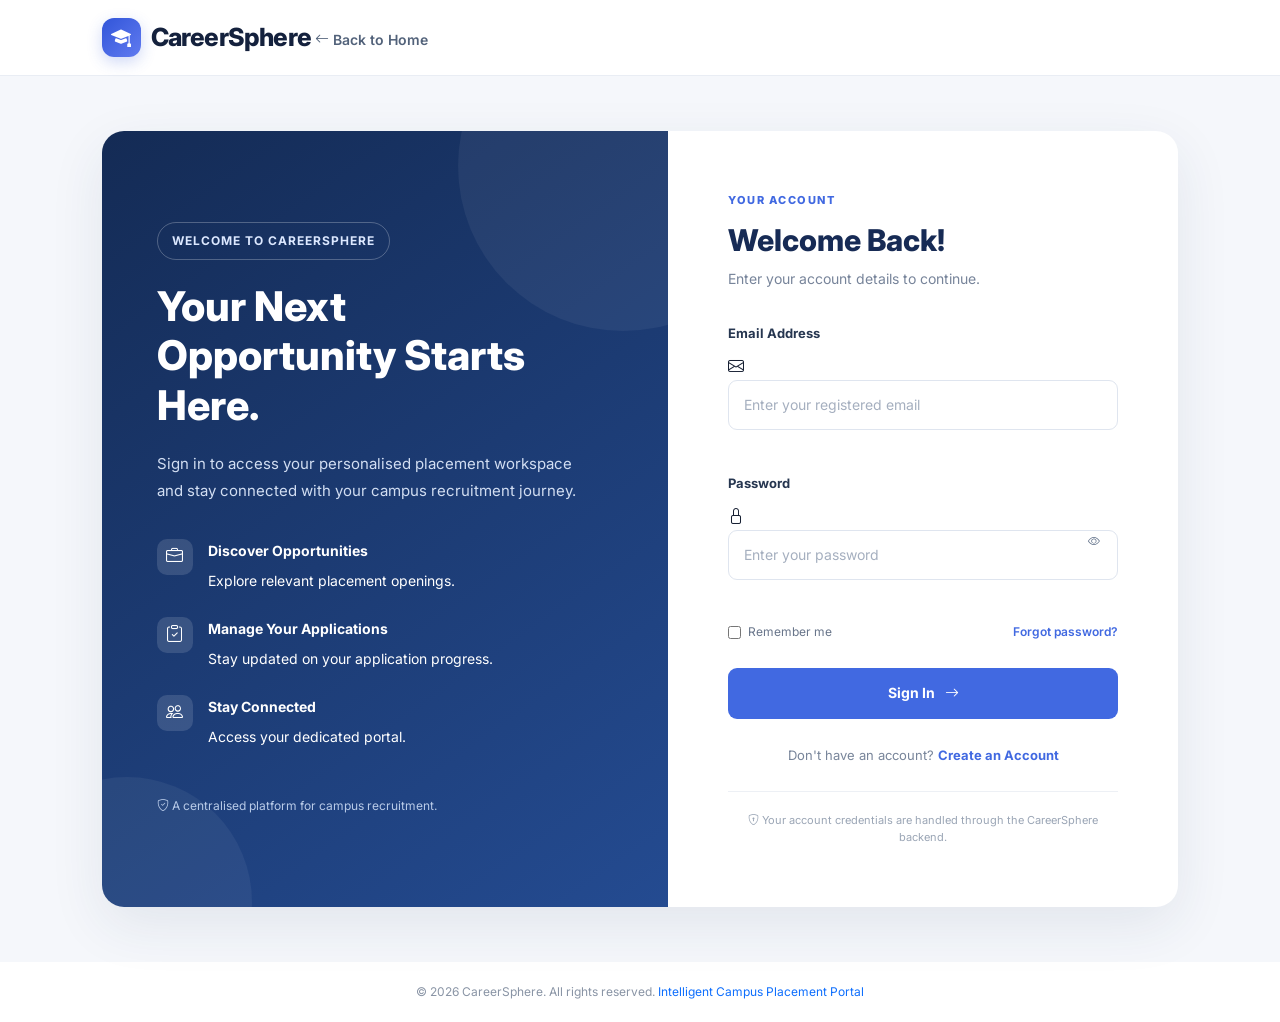
<file: DEMO-CDD/Intelligent-campus-placement-portal/frontend/login.html>
<!DOCTYPE html>
<html lang="en">

<head>
    <meta charset="UTF-8">
    <meta name="viewport" content="width=device-width, initial-scale=1.0">

    <title>Sign In | CareerSphere</title>
    <meta name="description" content="Sign in to CareerSphere, your intelligent campus placement portal.">

    <link rel="preconnect" href="https://fonts.googleapis.com">
    <link rel="preconnect" href="https://fonts.gstatic.com" crossorigin>

    <link href="https://fonts.googleapis.com/css2?family=Inter:wght@400;500;600;700;800&display=swap"
          rel="stylesheet">

    <link href="https://cdn.jsdelivr.net/npm/bootstrap@5.3.3/dist/css/bootstrap.min.css"
          rel="stylesheet">

    <link href="https://cdn.jsdelivr.net/npm/bootstrap-icons@1.11.3/font/bootstrap-icons.min.css"
          rel="stylesheet">

    <link rel="stylesheet" href="style.css">
    <link rel="stylesheet" href="auth.css">
</head>

<body class="auth-body">

    <nav class="auth-navbar">
        <div class="container">

            <a href="index.html" class="brand-logo">
                <span class="brand-icon">
                    <i class="bi bi-mortarboard-fill"></i>
                </span>
                CareerSphere
            </a>

            <a href="index.html" class="back-home">
                <i class="bi bi-arrow-left"></i>
                Back to Home
            </a>

        </div>
    </nav>

    <main class="auth-main">
        <div class="container">

            <div class="auth-layout">

                <section class="auth-information">

                    <div class="auth-information-content">

                        <span class="auth-eyebrow">
                            WELCOME TO CAREERSPHERE
                        </span>

                        <h1>
                            Your Next
                            Opportunity
                            <span>Starts Here.</span>
                        </h1>

                        <p>
                            Sign in to access your personalised
                            placement workspace and stay connected
                            with your campus recruitment journey.
                        </p>

                        <div class="auth-benefit-list">

                            <div class="auth-benefit">
                                <span>
                                    <i class="bi bi-briefcase"></i>
                                </span>
                                <div>
                                    <strong>Discover Opportunities</strong>
                                    <small>Explore relevant placement openings.</small>
                                </div>
                            </div>

                            <div class="auth-benefit">
                                <span>
                                    <i class="bi bi-clipboard-check"></i>
                                </span>
                                <div>
                                    <strong>Manage Your Applications</strong>
                                    <small>Stay updated on your application progress.</small>
                                </div>
                            </div>

                            <div class="auth-benefit">
                                <span>
                                    <i class="bi bi-people"></i>
                                </span>
                                <div>
                                    <strong>Stay Connected</strong>
                                    <small>Access your dedicated portal.</small>
                                </div>
                            </div>

                        </div>

                        <div class="auth-information-footer">
                            <i class="bi bi-shield-check"></i>
                            A centralised platform for campus recruitment.
                        </div>

                    </div>

                </section>

                <section class="auth-form-section">

                    <div class="auth-form-card">

                        <div class="auth-form-heading">

                            <div class="auth-mobile-icon">
                                <i class="bi bi-mortarboard-fill"></i>
                            </div>

                            <span class="form-eyebrow">
                                YOUR ACCOUNT
                            </span>

                            <h2>Welcome Back!</h2>

                            <p>
                                Enter your account details to continue.
                            </p>

                        </div>

                        <div id="loginMessage"
                             class="auth-message"
                             role="alert"
                             aria-live="polite"
                             hidden>
                        </div>

                        <form id="loginForm" novalidate>

                            <div class="auth-field">

                                <label for="email">
                                    Email Address
                                </label>

                                <div class="auth-input-wrapper">
                                    <i class="bi bi-envelope"></i>

                                    <input
                                        type="email"
                                        id="email"
                                        name="email"
                                        placeholder="Enter your registered email"
                                        autocomplete="email"
                                        required
                                    >
                                </div>

                                <small class="field-error" id="emailError"></small>

                            </div>

                            <div class="auth-field">

                                <div class="password-label-row">
                                    <label for="password">
                                        Password
                                    </label>
                                </div>

                                <div class="auth-input-wrapper">

                                    <i class="bi bi-lock"></i>

                                    <input
                                        type="password"
                                        id="password"
                                        name="password"
                                        placeholder="Enter your password"
                                        autocomplete="current-password"
                                        required
                                    >

                                    <button
                                        type="button"
                                        class="password-toggle"
                                        id="togglePassword"
                                        aria-label="Show password"
                                    >
                                        <i class="bi bi-eye"></i>
                                    </button>

                                </div>

                                <small class="field-error" id="passwordError"></small>

                            </div>

                            <div class="auth-options">

                                <label class="remember-option">
                                    <input
                                        type="checkbox"
                                        id="rememberMe"
                                    >
                                    <span>Remember me</span>
                                </label>

                                <span class="forgot-password">
                                    Forgot password?
                                </span>

                            </div>

                            <button
                                type="submit"
                                id="loginButton"
                                class="auth-submit-button"
                            >

                                <span id="loginButtonText">
                                    Sign In
                                </span>

                                <i class="bi bi-arrow-right"></i>

                                <span
                                    id="loginSpinner"
                                    class="spinner-border spinner-border-sm"
                                    role="status"
                                    hidden
                                ></span>

                            </button>

                            <div class="auth-register-link">
                                Don't have an account?

                                <a href="register.html">
                                    Create an Account
                                </a>
                            </div>

                        </form>

                        <div class="auth-security-note">
                            <i class="bi bi-shield-lock"></i>
                            Your account credentials are handled
                            through the CareerSphere backend.
                        </div>

                    </div>

                </section>

            </div>

        </div>
    </main>

    <footer class="auth-footer">

        <div class="container">

            <span>
                © 2026 CareerSphere. All rights reserved.
            </span>

            <a href="index.html">
                Intelligent Campus Placement Portal
            </a>

        </div>

    </footer>

    <script src="script.js"></script>

</body>
</html>
</file>
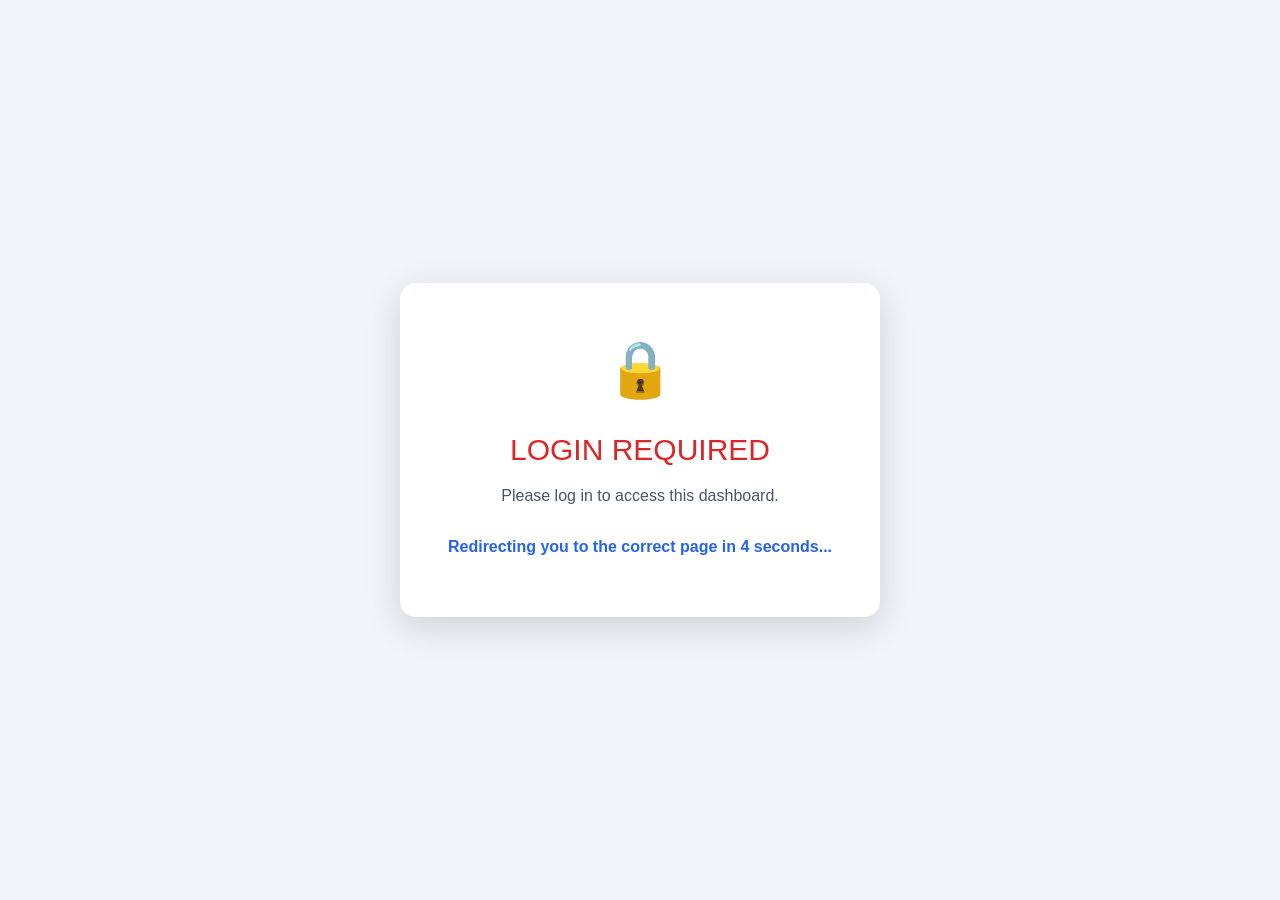
<file: DEMO-CDD/Intelligent-campus-placement-portal/frontend/recruiter-dashboard.html>
<!DOCTYPE html>
<html lang="en">

<head>
    <meta charset="UTF-8">
    <meta name="viewport" content="width=device-width, initial-scale=1.0">

    <title>Recruiter Dashboard | CareerSphere</title>
    <meta name="description" content="Manage job postings, review applicants and coordinate recruitment with CareerSphere.">

    <link href="https://cdn.jsdelivr.net/npm/bootstrap@5.3.3/dist/css/bootstrap.min.css"
          rel="stylesheet">

    <link href="https://cdn.jsdelivr.net/npm/bootstrap-icons@1.11.3/font/bootstrap-icons.min.css"
          rel="stylesheet">

    <link href="https://fonts.googleapis.com/css2?family=Inter:wght@400;500;600;700;800&display=swap"
          rel="stylesheet">

    <link rel="stylesheet" href="style.css">
    <link rel="stylesheet" href="dashboard.css">
</head>

<body>

    <nav class="navbar navbar-expand-lg navbar-dark bg-dark">
        <div class="container-fluid px-4">

            <a class="navbar-brand fw-bold" href="index.html">
                <i class="bi bi-mortarboard-fill"></i>
                CareerSphere
            </a>

            <div class="d-flex align-items-center gap-3">

                <span class="text-white">
                    <i class="bi bi-person-badge"></i>
                    <span id="recruiterName">Recruiter</span>
                </span>

                <button
                    class="btn btn-outline-light btn-sm"
                    id="logoutButton"
                    type="button">
                    <i class="bi bi-box-arrow-right"></i>
                    Logout
                </button>

            </div>
        </div>
    </nav>

    <main class="dashboard-container">

        <section class="dashboard-welcome">
            <div>
                <p class="text-primary fw-semibold mb-2">
                    CAREERSPHERE RECRUITER WORKSPACE
                </p>

                <h1>
                    Welcome, <span id="welcomeName">Recruiter</span>
                </h1>

                <p>
                    Manage your placement opportunities, review applicants
                    and coordinate candidate selection from one place.
                </p>
            </div>
        </section>

        <section class="dashboard-stats">

            <div class="stat-card">
                <div class="stat-icon">
                    <i class="bi bi-briefcase"></i>
                </div>
                <div>
                    <p>My Job Posts</p>
                    <h2 id="recruiterTotalJobs">0</h2>
                </div>
            </div>

            <div class="stat-card">
                <div class="stat-icon">
                    <i class="bi bi-people"></i>
                </div>
                <div>
                    <p>Total Applicants</p>
                    <h2 id="recruiterTotalApplicants">0</h2>
                </div>
            </div>

            <div class="stat-card">
                <div class="stat-icon">
                    <i class="bi bi-person-check"></i>
                </div>
                <div>
                    <p>Shortlisted</p>
                    <h2 id="recruiterTotalShortlisted">0</h2>
                </div>
            </div>

            <div class="stat-card">
                <div class="stat-icon">
                    <i class="bi bi-trophy"></i>
                </div>
                <div>
                    <p>Selected</p>
                    <h2 id="recruiterTotalSelected">0</h2>
                </div>
            </div>

        </section>

        <section class="dashboard-section" id="postJobSection">

            <div class="mb-4">
                <h2>
                    <i class="bi bi-plus-circle text-primary"></i>
                    Post a New Job
                </h2>

                <p>
                    Publish a placement opportunity for eligible students
                    to discover and apply.
                </p>
            </div>

            <div class="card shadow-sm border-0 p-4">

                <form id="postJobForm">

                    <div class="row g-3">

                        <div class="col-md-6">
                            <label for="jobTitle" class="form-label">
                                Job Title *
                            </label>
                            <input
                                type="text"
                                class="form-control"
                                id="jobTitle"
                                placeholder="Example: Software Engineer"
                                required>
                        </div>

                        <div class="col-md-6">
                            <label for="companyName" class="form-label">
                                Company Name *
                            </label>
                            <input
                                type="text"
                                class="form-control"
                                id="companyName"
                                placeholder="Enter company name"
                                required>
                        </div>

                        <div class="col-12">
                            <label for="jobDescription" class="form-label">
                                Job Description *
                            </label>
                            <textarea
                                class="form-control"
                                id="jobDescription"
                                rows="4"
                                placeholder="Describe the role, responsibilities and expectations"
                                required></textarea>
                        </div>

                        <div class="col-md-6">
                            <label for="jobDepartment" class="form-label">
                                Eligible Department *
                            </label>
                            <select
                                class="form-select"
                                id="jobDepartment"
                                required>

                                <option value="">Select department</option>
                                <option value="Computer Science">Computer Science</option>
                                <option value="Information Science">Information Science</option>
                                <option value="Electronics">Electronics</option>
                                <option value="Electrical">Electrical</option>
                                <option value="Mechanical">Mechanical</option>
                                <option value="Civil">Civil</option>
                                <option value="All Departments">All Departments</option>

                            </select>
                        </div>

                        <div class="col-md-6">
                            <label for="requiredSkills" class="form-label">
                                Required Skills *
                            </label>
                            <input
                                type="text"
                                class="form-control"
                                id="requiredSkills"
                                placeholder="Python, Java, SQL, Communication"
                                required>
                        </div>

                        <div class="col-md-6">
                            <label for="minimumCgpa" class="form-label">
                                Minimum CGPA *
                            </label>
                            <input
                                type="number"
                                class="form-control"
                                id="minimumCgpa"
                                min="0"
                                max="10"
                                step="0.01"
                                placeholder="Example: 7.0"
                                required>
                        </div>

                        <div class="col-md-6">
                            <label for="graduationYear" class="form-label">
                                Eligible Graduation Year *
                            </label>
                            <input
                                type="number"
                                class="form-control"
                                id="graduationYear"
                                min="2020"
                                max="2040"
                                placeholder="Example: 2027"
                                required>
                        </div>

                        <div class="col-md-6">
                            <label for="jobLocation" class="form-label">
                                Job Location *
                            </label>
                            <input
                                type="text"
                                class="form-control"
                                id="jobLocation"
                                placeholder="Example: Bengaluru"
                                required>
                        </div>

                        <div class="col-md-6">
                            <label for="salaryPackage" class="form-label">
                                Salary Package (LPA) *
                            </label>
                            <input
                                type="number"
                                class="form-control"
                                id="salaryPackage"
                                min="0"
                                step="0.1"
                                placeholder="Example: 6.5"
                                required>
                        </div>

                        <div class="col-md-6">
                            <label for="applicationDeadline" class="form-label">
                                Application Deadline *
                            </label>
                            <input
                                type="date"
                                class="form-control"
                                id="applicationDeadline"
                                required>
                        </div>

                    </div>

                    <hr class="my-4">

                    <div
                        id="postJobMessage"
                        class="alert d-none"
                        role="alert">
                    </div>

                    <div class="d-flex flex-wrap gap-3">

                        <button
                            type="submit"
                            class="btn btn-primary px-4"
                            id="postJobButton">
                            <i class="bi bi-send-fill"></i>
                            Post Job
                        </button>

                        <button
                            type="reset"
                            class="btn btn-outline-secondary px-4">
                            <i class="bi bi-arrow-counterclockwise"></i>
                            Clear Form
                        </button>

                    </div>

                </form>
            </div>
        </section>

        <section class="dashboard-section">

            <div class="d-flex justify-content-between align-items-center flex-wrap gap-3 mb-4">

                <div>
                    <h2>My Job Opportunities</h2>
                    <p>
                        View, edit and manage the placement opportunities
                        posted by your account.
                    </p>
                </div>

                <button
                    class="btn btn-primary"
                    id="refreshRecruiterJobsButton"
                    type="button">
                    <i class="bi bi-arrow-clockwise"></i>
                    Refresh Jobs
                </button>

            </div>

            <div
                id="recruiterJobsMessage"
                class="alert alert-info">
                Loading your job opportunities...
            </div>

            <div
                id="recruiterJobsContainer"
                class="row g-4">
            </div>

        </section>

        <section class="dashboard-section" id="applicantsSection">

            <div class="mb-4">
                <h2>Applicant Management</h2>
                <p>
                    Review student applications and manage their
                    recruitment progress.
                </p>
            </div>

            <div
                id="applicantsMessage"
                class="alert alert-info">
                Select a job to view its applicants.
            </div>

            <div
                id="applicantsContainer"
                class="applications-container">
            </div>

        </section>

        <footer class="text-center py-4 mt-5">
            <p class="mb-1">
                CareerSphere - Intelligent Campus Placement Portal
            </p>
            <small>
                Recruiter Management Workspace
            </small>
        </footer>

    </main>

    <script src="script.js"></script>
    <script src="features-ui.js"></script>
    <script src="recruiter-job-edit.js"></script>

</body>
</html>
</file>
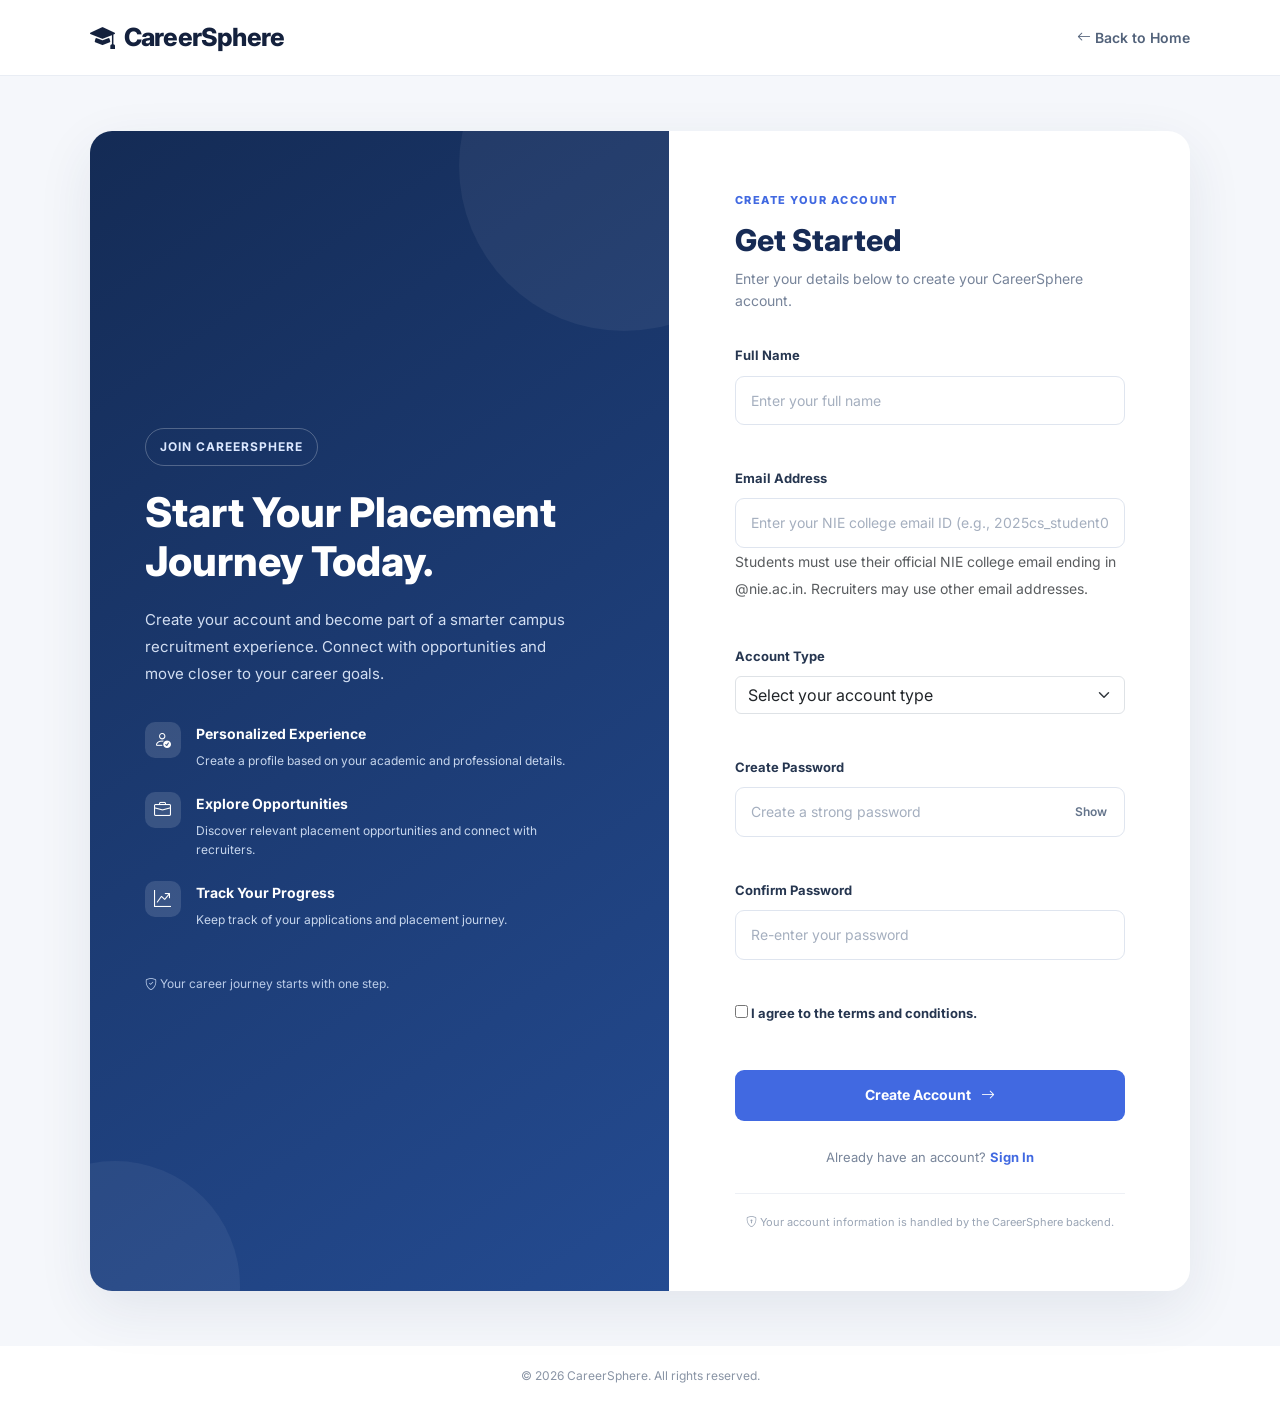
<file: DEMO-CDD/Intelligent-campus-placement-portal/frontend/register.html>
<!DOCTYPE html>
<html lang="en">

<head>
    <meta charset="UTF-8">
    <meta name="viewport" content="width=device-width, initial-scale=1.0">

    <title>Create Account | CareerSphere</title>
    <meta name="description" content="Create your CareerSphere account and begin your campus placement journey.">

    <link rel="preconnect" href="https://fonts.googleapis.com">
    <link rel="preconnect" href="https://fonts.gstatic.com" crossorigin>

    <link href="https://fonts.googleapis.com/css2?family=Inter:wght@400;500;600;700;800&display=swap" rel="stylesheet">

    <link href="https://cdn.jsdelivr.net/npm/bootstrap@5.3.3/dist/css/bootstrap.min.css" rel="stylesheet">

    <link href="https://cdn.jsdelivr.net/npm/bootstrap-icons@1.11.3/font/bootstrap-icons.min.css" rel="stylesheet">

    <link rel="stylesheet" href="style.css">
    <link rel="stylesheet" href="auth.css">
</head>

<body class="auth-body">

    <!-- Navigation -->
    <nav class="auth-navbar">

        <a href="index.html" class="brand-logo">
            <i class="bi bi-mortarboard-fill"></i>
            CareerSphere
        </a>

        <a href="index.html" class="back-home">
            <i class="bi bi-arrow-left"></i>
            Back to Home
        </a>

    </nav>


    <!-- Registration Section -->
    <main class="auth-main">

        <div class="auth-layout">

            <!-- Left Information Panel -->
            <section class="auth-information">

                <div class="auth-information-content">

                    <span class="auth-eyebrow">
                        JOIN CAREERSPHERE
                    </span>

                    <h1>
                        Start Your Placement Journey Today.
                    </h1>

                    <p>
                        Create your account and become part of a smarter
                        campus recruitment experience. Connect with
                        opportunities and move closer to your career goals.
                    </p>

                    <div class="auth-benefit-list">

                        <div class="auth-benefit">
                            <span>
                                <i class="bi bi-person-check"></i>
                            </span>

                            <div>
                                <strong>Personalized Experience</strong>
                                <p>Create a profile based on your academic and professional details.</p>
                            </div>
                        </div>

                        <div class="auth-benefit">
                            <span>
                                <i class="bi bi-briefcase"></i>
                            </span>

                            <div>
                                <strong>Explore Opportunities</strong>
                                <p>Discover relevant placement opportunities and connect with recruiters.</p>
                            </div>
                        </div>

                        <div class="auth-benefit">
                            <span>
                                <i class="bi bi-graph-up-arrow"></i>
                            </span>

                            <div>
                                <strong>Track Your Progress</strong>
                                <p>Keep track of your applications and placement journey.</p>
                            </div>
                        </div>

                    </div>

                    <div class="auth-information-footer">
                        <i class="bi bi-shield-check"></i>
                        Your career journey starts with one step.
                    </div>

                </div>

            </section>


            <!-- Registration Form -->
            <section class="auth-form-section">

                <div class="auth-form-card">

                    <div class="auth-mobile-icon">
                        <i class="bi bi-mortarboard-fill"></i>
                    </div>

                    <div class="auth-form-heading">

                        <span class="form-eyebrow">
                            CREATE YOUR ACCOUNT
                        </span>

                        <h2>Get Started</h2>

                        <p>
                            Enter your details below to create your CareerSphere account.
                        </p>

                    </div>


                    <div id="registerMessage"
                         class="auth-message"
                         role="alert"
                         aria-live="polite"
                         hidden>
                    </div>


                    <form id="registerForm" novalidate>

                        <!-- Full Name -->
                        <div class="auth-field">

                            <label for="fullName">Full Name</label>

                            <div class="auth-input-wrapper">

                                <input
                                    type="text"
                                    id="fullName"
                                    placeholder="Enter your full name"
                                    autocomplete="name"
                                    required
                                >

                            </div>

                            <span class="field-error" id="fullNameError"></span>

                        </div>


                        <!-- Email -->
                        <div class="auth-field">

                            <label for="registerEmail">Email Address</label>

                            <div class="auth-input-wrapper">

                                <input
                                    type="email"
                                    id="registerEmail"
                                    placeholder="Enter your NIE college email ID (e.g., 2025cs_student01@nie.ac.in)"    
                                    autocomplete="email"
                                    required
                                >
                                <small class="text-muted">
    Students must use their official NIE college email ending in @nie.ac.in.
    Recruiters may use other email addresses.
</small>

                            </div>

                            <span class="field-error" id="registerEmailError"></span>

                        </div>


                        <!-- Account Role -->
                        <div class="auth-field">

                            <label for="accountRole">Account Type</label>

                            <div class="auth-input-wrapper">

                                <select
    id="accountRole"
    class="form-select"
    required
    onchange="document.getElementById('studentDetails').hidden = this.value !== 'student';"
>
                                    <option value="">Select your account type</option>
                                    <option value="student">Student</option>
                                    <option value="recruiter">Recruiter</option>

                                </select>

                            </div>

                            <span class="field-error" id="accountRoleError"></span>

                        </div>


                        <!-- Student Details -->
                        <div id="studentDetails" hidden>

                            <div class="auth-field">

                                <label for="department">Department</label>

                                <div class="auth-input-wrapper">

                                    <select
                                        id="department"
                                        class="form-select"
                                    >

                                        <option value="">Select your department</option>
                                        <option value="Computer Science">Computer Science</option>
                                        <option value="Information Science">Information Science</option>
                                        <option value="Electronics and Communication">Electronics and Communication</option>
                                        <option value="Electrical and Electronics">Electrical and Electronics</option>
                                        <option value="Mechanical">Mechanical</option>
                                        <option value="Civil">Civil</option>
                                        <option value="Other">Other</option>

                                    </select>

                                </div>

                                <span class="field-error" id="departmentError"></span>

                            </div>


                            <div class="auth-field">

                                <label for="graduationYear">Graduation Year</label>

                                <div class="auth-input-wrapper">

                                    <select
                                        id="graduationYear"
                                        class="form-select"
                                    >

                                        <option value="">Select graduation year</option>
                                        <option value="2026">2026</option>
                                        <option value="2027">2027</option>
                                        <option value="2028">2028</option>
                                        <option value="2029">2029</option>
                                        <option value="2030">2030</option>

                                    </select>

                                </div>

                                <span class="field-error" id="graduationYearError"></span>

                            </div>

                        </div>


                        <!-- Password -->
                        <div class="auth-field">

                            <label for="registerPassword">Create Password</label>

                            <div class="auth-input-wrapper">

                                <input
                                    type="password"
                                    id="registerPassword"
                                    class="password-input"
                                    placeholder="Create a strong password"
                                    autocomplete="new-password"
                                    required
                                >

                                <button
                                    type="button"
                                    class="password-toggle"
                                    id="toggleRegisterPassword"
                                    aria-label="Show password"
                                >
                                    Show
                                </button>

                            </div>

                            <span class="field-error" id="registerPasswordError"></span>

                        </div>


                        <!-- Confirm Password -->
                        <div class="auth-field">

                            <label for="confirmPassword">Confirm Password</label>

                            <div class="auth-input-wrapper">

                                <input
                                    type="password"
                                    id="confirmPassword"
                                    class="password-input"
                                    placeholder="Re-enter your password"
                                    autocomplete="new-password"
                                    required
                                >

                            </div>

                            <span class="field-error" id="confirmPasswordError"></span>

                        </div>


                        <!-- Terms -->
                        <div class="auth-field">

                            <label class="remember-option">

                                <input
                                    type="checkbox"
                                    id="agreeTerms"
                                >

                                <span>
                                    I agree to the terms and conditions.
                                </span>

                            </label>

                            <span class="field-error" id="termsError"></span>

                        </div>


                        <!-- Submit -->
                        <button
                            type="submit"
                            class="auth-submit-button"
                            id="registerButton"
                        >

                            <span id="registerButtonText">
                                Create Account
                            </span>

                            <i class="bi bi-arrow-right"></i>

                        </button>

                    </form>


                    <div class="auth-register-link">

                        Already have an account?

                        <a href="login.html">Sign In</a>

                    </div>


                    <div class="auth-security-note">

                        <i class="bi bi-shield-lock"></i>
                        Your account information is handled by the CareerSphere backend.

                    </div>

                </div>

            </section>

        </div>

    </main>


    <footer class="auth-footer">

        © 2026 CareerSphere. All rights reserved.

    </footer>


    <script src="script.js"></script>

    <script src="script.js"></script>
    <script src="academic-verification.js"></script>

</body>
</html>
</file>
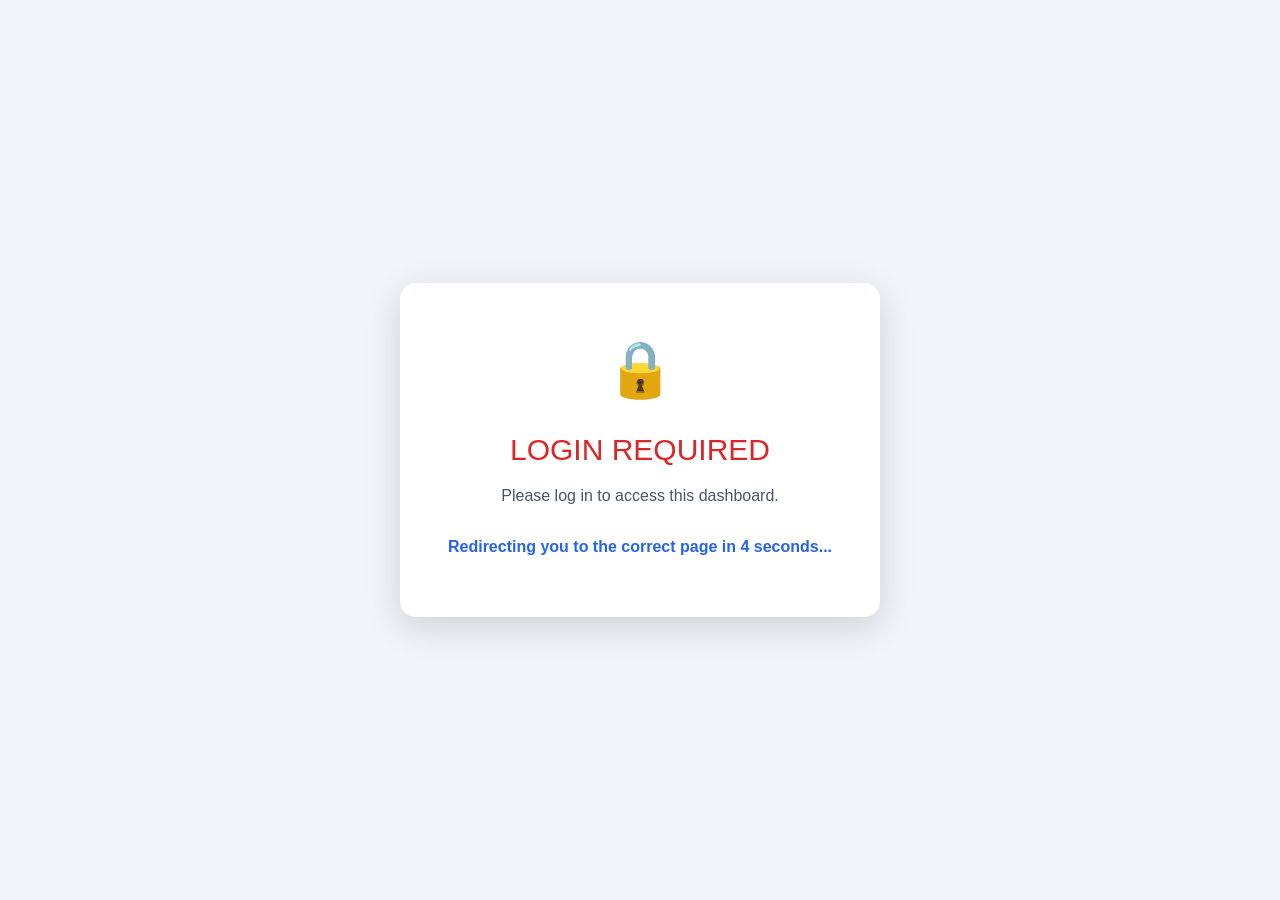
<file: DEMO-CDD/Intelligent-campus-placement-portal/frontend/student-dashboard.html>
<!DOCTYPE html>
<html lang="en">

<head>
    <meta charset="UTF-8">
    <meta name="viewport" content="width=device-width, initial-scale=1.0">

    <title>Student Dashboard | CareerSphere</title>

    <link href="https://cdn.jsdelivr.net/npm/bootstrap@5.3.3/dist/css/bootstrap.min.css" rel="stylesheet">
    <link href="https://cdn.jsdelivr.net/npm/bootstrap-icons@1.11.3/font/bootstrap-icons.css" rel="stylesheet">

    <link rel="stylesheet" href="style.css">
    <link rel="stylesheet" href="dashboard.css">
</head>

<body>

    <nav class="navbar navbar-expand-lg dashboard-navbar">
        <div class="container">

            <a class="navbar-brand fw-bold" href="index.html">
                <i class="bi bi-mortarboard-fill"></i>
                CareerSphere
            </a>

            <div class="d-flex align-items-center gap-3">
                <span id="studentName" class="fw-semibold">Student</span>

                <button class="btn btn-outline-danger btn-sm" id="logoutButton" type="button">
                    <i class="bi bi-box-arrow-right"></i>
                    Logout
                </button>
            </div>

        </div>
    </nav>

    <main class="container dashboard-container">

        <section class="dashboard-welcome">
            <div>
                <p class="text-uppercase small fw-bold">Student Portal</p>

                <h1>
                    Welcome, <span id="welcomeName">Student</span>!
                </h1>

                <p>
                    Discover opportunities, track your applications
                    and take the next step in your career.
                </p>
            </div>
        </section>

        <section class="row g-4 dashboard-statistics">

            <div class="col-md-4">
                <div class="dashboard-stat-card">
                    <i class="bi bi-briefcase"></i>
                    <h2 id="totalJobs">0</h2>
                    <p>Available Jobs</p>
                </div>
            </div>

            <div class="col-md-4">
                <div class="dashboard-stat-card">
                    <i class="bi bi-send"></i>
                    <h2 id="totalApplications">0</h2>
                    <p>My Applications</p>
                </div>
            </div>

            <div class="col-md-4">
                <div class="dashboard-stat-card">
                    <i class="bi bi-person-check"></i>
                    <h2 id="studentDepartment">-</h2>
                    <p>Department</p>
                </div>
            </div>

        </section>

        <section class="applications-section mt-5">

            <div class="d-flex justify-content-between align-items-center flex-wrap gap-3 mb-4">
                <div>
                    <p class="text-uppercase small fw-bold text-primary mb-1">
                        Application Management
                    </p>

                    <h2>
                        <i class="bi bi-file-earmark-text"></i>
                        My Applications
                    </h2>

                    <p>
                        Monitor your placement applications and track recruitment progress.
                    </p>
                </div>

                <button class="btn btn-outline-primary"
                        id="refreshApplicationsButton"
                        type="button">
                    <i class="bi bi-arrow-clockwise"></i>
                    Refresh Applications
                </button>
            </div>

            <div class="row g-3 mb-4">

                <div class="col-6 col-md-3">
                    <div class="application-summary-card">
                        <span class="application-summary-icon pending-icon">
                            <i class="bi bi-hourglass-split"></i>
                        </span>
                        <h3 id="pendingApplications">0</h3>
                        <p>Pending</p>
                    </div>
                </div>

                <div class="col-6 col-md-3">
                    <div class="application-summary-card">
                        <span class="application-summary-icon shortlisted-icon">
                            <i class="bi bi-check-circle"></i>
                        </span>
                        <h3 id="shortlistedApplications">0</h3>
                        <p>Shortlisted</p>
                    </div>
                </div>

                <div class="col-6 col-md-3">
                    <div class="application-summary-card">
                        <span class="application-summary-icon selected-icon">
                            <i class="bi bi-trophy"></i>
                        </span>
                        <h3 id="selectedApplications">0</h3>
                        <p>Selected</p>
                    </div>
                </div>

                <div class="col-6 col-md-3">
                    <div class="application-summary-card">
                        <span class="application-summary-icon rejected-icon">
                            <i class="bi bi-x-circle"></i>
                        </span>
                        <h3 id="rejectedApplications">0</h3>
                        <p>Rejected</p>
                    </div>
                </div>

            </div>

            <div id="applicationsMessage" class="alert alert-info" role="status">
                <i class="bi bi-arrow-repeat"></i>
                Loading your applications...
            </div>

            <div class="applications-container" id="applicationsContainer"></div>

        </section>

        <section class="jobs-section mt-5">

            <div class="d-flex justify-content-between align-items-center flex-wrap gap-2 mb-4">
                <div>
                    <p class="text-uppercase small fw-bold text-primary mb-1">
                        Career Opportunities
                    </p>

                    <h2>
                        <i class="bi bi-briefcase"></i>
                        Latest Placement Opportunities
                    </h2>

                    <p>
                        Explore available jobs posted by recruiters
                        and find opportunities that match your profile.
                    </p>
                </div>

                <button class="btn btn-outline-primary"
                        id="refreshJobsButton"
                        type="button">
                    <i class="bi bi-arrow-clockwise"></i>
                    Refresh Jobs
                </button>
            </div>

            <div id="jobsMessage" class="alert alert-info" role="status">
                <i class="bi bi-arrow-repeat"></i>
                Loading placement opportunities...
            </div>

            <div class="row g-4" id="jobsContainer"></div>

        </section>

    </main>

    <script src="script.js"></script>
    <script src="features-ui.js"></script>
    <script src="academic-verification.js"></script>

</body>
</html>
</file>
<file: frontend/frontend/style.css>
/* =====================================================
   CAREERSPHERE - PROFESSIONAL PLACEMENT PORTAL
   Main Stylesheet
===================================================== */


/* ================= GLOBAL SETTINGS ================= */

:root {
    --primary: #3155d9;
    --primary-dark: #2442b8;
    --primary-light: #edf1ff;

    --secondary: #68748b;

    --dark: #14213d;
    --dark-soft: #24334f;

    --white: #ffffff;
    --background: #f7f9fd;

    --border: #e7ebf3;

    --success: #16a477;
    --purple: #7954d9;
    --orange: #e99a35;
    --red: #e45b69;
    --teal: #159caa;

    --shadow-small: 0 5px 20px rgba(22, 35, 70, 0.05);
    --shadow-medium: 0 15px 40px rgba(22, 35, 70, 0.09);
    --shadow-large: 0 25px 70px rgba(22, 35, 70, 0.13);

    --radius-small: 10px;
    --radius-medium: 18px;
    --radius-large: 26px;

    --transition: all 0.3s ease;
}

* {
    margin: 0;
    padding: 0;
    box-sizing: border-box;
}

html {
    scroll-behavior: smooth;
    scroll-padding-top: 90px;
}

body {
    font-family: 'Inter', sans-serif;
    color: var(--dark);
    background: var(--white);
    line-height: 1.7;
    overflow-x: hidden;
}

a {
    text-decoration: none;
}

button,
input,
textarea,
select {
    font-family: inherit;
}

img {
    max-width: 100%;
}

::selection {
    background: var(--primary);
    color: var(--white);
}

.section-padding {
    padding: 105px 0;
}


/* ================= NAVIGATION ================= */

.main-navbar {
    background: rgba(255, 255, 255, 0.96);
    backdrop-filter: blur(15px);
    -webkit-backdrop-filter: blur(15px);
    border-bottom: 1px solid rgba(231, 235, 243, 0.85);
    padding: 15px 0;
    z-index: 1000;
}

.brand-logo {
    display: inline-flex;
    align-items: center;
    gap: 10px;
    color: var(--dark) !important;
    font-size: 22px;
    font-weight: 800;
    letter-spacing: -0.8px;
}

.brand-icon {
    width: 39px;
    height: 39px;
    display: inline-flex;
    align-items: center;
    justify-content: center;
    border-radius: 12px;
    background: linear-gradient(135deg, #3155d9, #617bf0);
    color: var(--white);
    font-size: 20px;
    box-shadow: 0 5px 15px rgba(49, 85, 217, 0.23);
}

.navbar-nav {
    gap: 7px;
}

.navbar-nav .nav-link {
    color: #647089;
    font-size: 13px;
    font-weight: 600;
    padding: 10px 13px !important;
    border-radius: 8px;
    transition: var(--transition);
}

.navbar-nav .nav-link:hover,
.navbar-nav .nav-link.active {
    color: var(--primary);
    background: var(--primary-light);
}

.navbar-actions {
    display: flex;
    align-items: center;
    gap: 12px;
}

.btn-login {
    color: var(--dark);
    font-size: 13px;
    font-weight: 700;
    padding: 11px 19px;
    border-radius: 9px;
    transition: var(--transition);
}

.btn-login:hover {
    background: #f1f4fb;
    color: var(--primary);
}

.btn-primary-custom {
    display: inline-flex;
    justify-content: center;
    align-items: center;
    gap: 10px;
    color: var(--white);
    background: var(--primary);
    border: 1px solid var(--primary);
    padding: 12px 21px;
    border-radius: 9px;
    font-size: 13px;
    font-weight: 700;
    transition: var(--transition);
    box-shadow: 0 7px 18px rgba(49, 85, 217, 0.17);
}

.btn-primary-custom:hover {
    background: var(--primary-dark);
    border-color: var(--primary-dark);
    color: var(--white);
    transform: translateY(-2px);
    box-shadow: 0 11px 24px rgba(49, 85, 217, 0.24);
}

.btn-primary-custom:focus-visible,
.btn-login:focus-visible,
.nav-link:focus-visible {
    outline: 3px solid rgba(49, 85, 217, 0.3);
    outline-offset: 3px;
}

.navbar-toggler {
    border: 1px solid var(--border);
    padding: 8px 11px;
    border-radius: 9px;
}

.navbar-toggler:focus {
    box-shadow: 0 0 0 3px rgba(49, 85, 217, 0.15);
}


/* ================= HERO SECTION ================= */

.hero-section {
    position: relative;
    padding: 100px 0 115px;
    background:
        radial-gradient(circle at 90% 10%, rgba(98, 124, 243, 0.12), transparent 28%),
        radial-gradient(circle at 0% 90%, rgba(49, 85, 217, 0.06), transparent 30%),
        #fbfcff;
    overflow: hidden;
}

.hero-section::before {
    content: "";
    position: absolute;
    width: 400px;
    height: 400px;
    border: 1px solid rgba(49, 85, 217, 0.07);
    border-radius: 50%;
    top: -210px;
    right: -100px;
    pointer-events: none;
}

.hero-content {
    position: relative;
    z-index: 2;
}

.hero-label {
    display: inline-flex;
    align-items: center;
    gap: 9px;
    color: var(--primary);
    background: #edf1ff;
    border: 1px solid #dfe6ff;
    padding: 9px 14px;
    border-radius: 50px;
    font-size: 10px;
    font-weight: 800;
    letter-spacing: 1.2px;
    margin-bottom: 27px;
}

.hero-label-dot {
    width: 8px;
    height: 8px;
    background: var(--primary);
    border-radius: 50%;
    box-shadow: 0 0 0 4px rgba(49, 85, 217, 0.12);
}

.hero-content h1 {
    color: var(--dark);
    font-size: clamp(40px, 5vw, 64px);
    font-weight: 800;
    line-height: 1.13;
    letter-spacing: -3px;
    margin-bottom: 23px;
}

.hero-content h1 span {
    display: block;
    color: var(--primary);
}

.hero-description {
    max-width: 540px;
    color: var(--secondary);
    font-size: 15px;
    line-height: 1.9;
    margin-bottom: 30px;
}

.hero-buttons {
    display: flex;
    flex-wrap: wrap;
    gap: 13px;
    margin-bottom: 30px;
}

.hero-button {
    min-height: 49px;
    padding: 13px 20px;
}

.btn-outline-custom {
    display: inline-flex;
    align-items: center;
    justify-content: center;
    gap: 10px;
    border: 1px solid #d9dfec;
    background: var(--white);
    color: var(--dark);
    border-radius: 9px;
    padding: 12px 20px;
    font-size: 13px;
    font-weight: 700;
    transition: var(--transition);
}

.btn-outline-custom:hover {
    border-color: var(--primary);
    color: var(--primary);
    background: var(--white);
    transform: translateY(-2px);
}

.hero-benefits {
    display: flex;
    flex-direction: column;
    gap: 10px;
}

.hero-benefits div {
    color: #65718a;
    font-size: 12px;
    font-weight: 600;
}

.hero-benefits i {
    color: var(--success);
    margin-right: 8px;
}


/* ================= DASHBOARD PREVIEW ================= */

.hero-visual {
    position: relative;
    padding: 35px 20px;
}

.dashboard-preview {
    position: relative;
    z-index: 2;
    background: var(--white);
    border: 1px solid #e9edf5;
    border-radius: 17px;
    overflow: hidden;
    box-shadow: var(--shadow-large);
    transform: rotateY(-3deg) rotateX(1deg);
}

.preview-header {
    display: flex;
    justify-content: space-between;
    align-items: center;
    padding: 15px 20px;
    border-bottom: 1px solid var(--border);
}

.preview-window-dot {
    display: inline-block;
    width: 8px;
    height: 8px;
    border-radius: 50%;
    background: #e7a4a4;
    margin-right: 4px;
}

.preview-window-dot:nth-child(2) {
    background: #edc56b;
}

.preview-window-dot:nth-child(3) {
    background: #77c9a1;
}

.preview-title {
    font-size: 9px;
    font-weight: 800;
    letter-spacing: 1px;
    color: #8b95a8;
}

.preview-header > i {
    color: #8b95a8;
}

.preview-body {
    padding: 24px;
    background: #fcfdff;
}

.preview-welcome {
    display: flex;
    align-items: center;
    justify-content: space-between;
    margin-bottom: 23px;
}

.preview-welcome small {
    color: var(--primary);
    font-size: 9px;
    font-weight: 800;
    letter-spacing: 1px;
}

.preview-welcome h4 {
    color: var(--dark);
    font-size: 21px;
    font-weight: 800;
    margin: 4px 0;
}

.preview-welcome p {
    color: #8993a6;
    font-size: 10px;
    margin: 0;
}

.preview-avatar {
    width: 44px;
    height: 44px;
    display: flex;
    align-items: center;
    justify-content: center;
    color: var(--primary);
    background: #eaf0ff;
    border-radius: 13px;
    font-size: 23px;
}

.preview-stat-grid {
    display: grid;
    grid-template-columns: repeat(2, 1fr);
    gap: 12px;
}

.preview-stat-card {
    background: var(--white);
    padding: 15px;
    border: 1px solid #edf0f6;
    border-radius: 12px;
    transition: var(--transition);
}

.preview-stat-card:hover {
    transform: translateY(-3px);
    box-shadow: var(--shadow-small);
}

.stat-icon {
    width: 30px;
    height: 30px;
    display: flex;
    align-items: center;
    justify-content: center;
    border-radius: 9px;
    font-size: 14px;
    margin-bottom: 12px;
}

.stat-icon.blue,
.feature-icon.blue {
    background: #eaf0ff;
    color: #3155d9;
}

.stat-icon.purple,
.feature-icon.purple {
    background: #f0eaff;
    color: #7954d9;
}

.stat-icon.green,
.feature-icon.green {
    background: #e5f8ef;
    color: #16a477;
}

.stat-icon.orange,
.feature-icon.orange {
    background: #fff3e3;
    color: #e99a35;
}

.feature-icon.red {
    background: #fff0f0;
    color: #e45b69;
}

.feature-icon.teal {
    background: #e6f8fa;
    color: #159caa;
}

.preview-stat-card small {
    display: block;
    color: #7b879b;
    font-size: 10px;
    font-weight: 600;
}

.preview-stat-card h3 {
    color: var(--dark);
    font-size: 20px;
    font-weight: 800;
    margin: 5px 0 2px;
}

.stat-note {
    color: #9ba4b4;
    font-size: 9px;
}

.preview-bottom {
    margin-top: 17px;
}

.preview-activity {
    background: var(--white);
    border: 1px solid #edf0f6;
    border-radius: 12px;
    padding: 16px;
}

.preview-section-heading {
    display: flex;
    justify-content: space-between;
    align-items: center;
    margin-bottom: 13px;
}

.preview-section-heading strong {
    font-size: 12px;
}

.preview-section-heading span {
    color: #9ba4b4;
    font-size: 9px;
}

.activity-row {
    display: flex;
    align-items: center;
    gap: 11px;
    padding: 9px 0;
    border-bottom: 1px solid #f0f2f7;
}

.activity-row:last-child {
    border-bottom: none;
}

.activity-indicator {
    width: 8px;
    height: 8px;
    border-radius: 50%;
    flex-shrink: 0;
}

.blue-bg {
    background: var(--primary);
}

.green-bg {
    background: var(--success);
}

.purple-bg {
    background: var(--purple);
}

.activity-row strong {
    display: block;
    color: #45516a;
    font-size: 10px;
}

.activity-row small {
    color: #9ba4b4;
    font-size: 9px;
}

.floating-card {
    position: absolute;
    z-index: 3;
    display: flex;
    align-items: center;
    gap: 11px;
    background: var(--white);
    padding: 13px 16px;
    border: 1px solid #edf0f6;
    border-radius: 12px;
    box-shadow: var(--shadow-medium);
    animation: floating 4s ease-in-out infinite;
}

.floating-card > i {
    width: 35px;
    height: 35px;
    display: flex;
    align-items: center;
    justify-content: center;
    color: var(--primary);
    background: #edf1ff;
    border-radius: 10px;
    font-size: 17px;
}

.floating-card strong {
    display: block;
    color: var(--dark);
    font-size: 10px;
}

.floating-card small {
    display: block;
    color: #8d97a9;
    font-size: 9px;
}

.floating-card-top {
    top: 10px;
    right: -4px;
}

.floating-card-bottom {
    bottom: 0;
    left: -10px;
    animation-delay: 1s;
}

.floating-card-bottom > i {
    color: var(--success);
    background: #e5f8ef;
}

@keyframes floating {
    0%, 100% {
        transform: translateY(0);
    }

    50% {
        transform: translateY(-8px);
    }
}


/* ================= HIGHLIGHTS ================= */

.highlights-section {
    padding: 28px 0;
    background: var(--white);
    border-top: 1px solid #f0f2f7;
    border-bottom: 1px solid #f0f2f7;
}

.highlights-grid {
    display: grid;
    grid-template-columns: repeat(4, 1fr);
    gap: 20px;
}

.highlight-item {
    display: flex;
    align-items: center;
    gap: 13px;
    padding: 9px;
}

.highlight-icon {
    width: 45px;
    height: 45px;
    flex-shrink: 0;
    display: flex;
    align-items: center;
    justify-content: center;
    color: var(--primary);
    background: #eef2ff;
    border-radius: 12px;
    font-size: 19px;
}

.highlight-item h5 {
    color: var(--dark);
    font-size: 12px;
    font-weight: 800;
    margin-bottom: 3px;
}

.highlight-item p {
    color: #8993a6;
    font-size: 10px;
    margin: 0;
}


/* ================= SECTION HEADINGS ================= */

.section-heading {
    max-width: 720px;
    margin: 0 auto 55px;
}

.section-eyebrow {
    display: inline-block;
    color: var(--primary);
    font-size: 10px;
    font-weight: 800;
    letter-spacing: 1.6px;
    margin-bottom: 13px;
}

.section-heading h2 {
    color: var(--dark);
    font-size: clamp(29px, 3.5vw, 42px);
    font-weight: 800;
    line-height: 1.25;
    letter-spacing: -1.5px;
    margin-bottom: 16px;
}

.section-heading h2 span {
    color: var(--primary);
}

.section-heading p {
    max-width: 620px;
    margin: auto;
    color: var(--secondary);
    font-size: 14px;
    line-height: 1.9;
}


/* ================= FEATURES ================= */

.features-section {
    background: #f8faff;
}

.feature-card {
    height: 100%;
    padding: 30px;
    background: var(--white);
    border: 1px solid #edf0f6;
    border-radius: var(--radius-medium);
    box-shadow: var(--shadow-small);
    transition: var(--transition);
}

.feature-card:hover {
    transform: translateY(-7px);
    border-color: #d8e1ff;
    box-shadow: var(--shadow-medium);
}

.feature-icon {
    width: 53px;
    height: 53px;
    display: flex;
    align-items: center;
    justify-content: center;
    border-radius: 14px;
    font-size: 23px;
    margin-bottom: 23px;
}

.feature-card h4 {
    color: var(--dark);
    font-size: 17px;
    font-weight: 800;
    margin-bottom: 13px;
}

.feature-card p {
    color: #7b879b;
    font-size: 12px;
    line-height: 1.9;
    min-height: 91px;
    margin-bottom: 19px;
}

.feature-card a {
    display: inline-flex;
    align-items: center;
    gap: 9px;
    color: var(--primary);
    font-size: 11px;
    font-weight: 800;
    transition: var(--transition);
}

.feature-card a:hover {
    gap: 14px;
}


/* ================= PORTAL SECTION ================= */

.portals-section {
    background: var(--white);
}

.portal-card {
    position: relative;
    height: 100%;
    padding: 30px;
    border: 1px solid var(--border);
    border-radius: 19px;
    overflow: hidden;
    transition: var(--transition);
}

.portal-card:hover {
    transform: translateY(-7px);
    box-shadow: var(--shadow-medium);
}

.student-portal {
    background: linear-gradient(145deg, #f5f7ff, #ffffff);
}

.recruiter-portal {
    background: linear-gradient(145deg, #f5fbff, #ffffff);
}

.admin-portal {
    background: linear-gradient(145deg, #f7f5ff, #ffffff);
}

.portal-card-top {
    display: flex;
    align-items: center;
    justify-content: space-between;
    margin-bottom: 25px;
}

.portal-icon {
    width: 54px;
    height: 54px;
    display: flex;
    align-items: center;
    justify-content: center;
    color: var(--primary);
    background: #e5ebff;
    border-radius: 14px;
    font-size: 23px;
}

.recruiter-portal .portal-icon {
    color: var(--teal);
    background: #e5f7f9;
}

.admin-portal .portal-icon {
    color: var(--purple);
    background: #f0eaff;
}

.portal-number {
    color: #d9deea;
    font-size: 35px;
    font-weight: 800;
}

.portal-label {
    color: var(--primary);
    font-size: 9px;
    font-weight: 800;
    letter-spacing: 1.4px;
}

.recruiter-portal .portal-label {
    color: var(--teal);
}

.admin-portal .portal-label {
    color: var(--purple);
}

.portal-card h3 {
    color: var(--dark);
    font-size: 22px;
    font-weight: 800;
    margin: 10px 0;
}

.portal-card > p {
    min-height: 92px;
    color: #77839a;
    font-size: 12px;
    line-height: 1.9;
}

.portal-card ul {
    list-style: none;
    padding: 0;
    margin: 22px 0;
}

.portal-card ul li {
    color: #56627a;
    font-size: 11px;
    font-weight: 600;
    margin-bottom: 12px;
}

.portal-card ul li i {
    color: var(--success);
    font-size: 15px;
    margin-right: 8px;
}

.portal-link {
    display: flex;
    justify-content: space-between;
    align-items: center;
    padding-top: 17px;
    border-top: 1px solid #e9edf4;
    color: var(--primary);
    font-size: 12px;
    font-weight: 800;
    transition: var(--transition);
}

.portal-link:hover {
    color: var(--primary-dark);
    gap: 10px;
}


/* ================= WORKFLOW ================= */

.workflow-section {
    background: #f8faff;
}

.workflow-grid {
    display: grid;
    grid-template-columns: repeat(4, 1fr);
    gap: 28px;
}

.workflow-step {
    position: relative;
    text-align: center;
    padding: 15px 13px;
}

.workflow-icon {
    position: relative;
    width: 76px;
    height: 76px;
    display: flex;
    align-items: center;
    justify-content: center;
    margin: 0 auto 25px;
    color: var(--primary);
    background: var(--white);
    border: 1px solid #e4eaff;
    border-radius: 22px;
    box-shadow: var(--shadow-small);
    font-size: 28px;
}

.workflow-icon span {
    position: absolute;
    top: -10px;
    right: -10px;
    width: 27px;
    height: 27px;
    display: flex;
    align-items: center;
    justify-content: center;
    color: var(--white);
    background: var(--primary);
    border: 3px solid #f8faff;
    border-radius: 50%;
    font-size: 9px;
    font-weight: 800;
}

.workflow-step h4 {
    color: var(--dark);
    font-size: 15px;
    font-weight: 800;
    margin-bottom: 12px;
}

.workflow-step p {
    color: #8290a4;
    font-size: 11px;
    line-height: 1.9;
}


/* ================= ABOUT SECTION ================= */

.about-section {
    background: var(--white);
}

.about-visual {
    position: relative;
    padding: 25px;
}

.about-main-card {
    position: relative;
    z-index: 2;
    background: var(--white);
    border: 1px solid var(--border);
    border-radius: 18px;
    box-shadow: var(--shadow-large);
    overflow: hidden;
}

.about-card-header {
    display: flex;
    align-items: center;
    gap: 10px;
    padding: 19px;
    border-bottom: 1px solid var(--border);
    color: var(--dark);
    font-size: 12px;
}

.about-card-header i {
    color: var(--primary);
    font-size: 18px;
}

.about-workspace {
    display: flex;
    min-height: 290px;
}

.workspace-sidebar {
    width: 65px;
    padding: 20px 15px;
    background: #f7f9ff;
    border-right: 1px solid var(--border);
}

.workspace-sidebar span {
    display: block;
    height: 9px;
    margin-bottom: 22px;
    border-radius: 5px;
    background: #dce4fb;
}

.workspace-sidebar span:first-child {
    background: var(--primary);
}

.workspace-content {
    flex: 1;
    padding: 24px;
}

.workspace-line {
    height: 10px;
    border-radius: 5px;
    background: #e8edf8;
    margin-bottom: 12px;
}

.workspace-line.large {
    width: 55%;
    height: 15px;
    background: #cfd9f8;
}

.workspace-line.small {
    width: 35%;
}

.workspace-boxes {
    display: grid;
    grid-template-columns: repeat(3, 1fr);
    gap: 10px;
    margin: 25px 0;
}

.workspace-boxes span {
    height: 55px;
    background: #eef2ff;
    border: 1px solid #e0e7ff;
    border-radius: 9px;
}

.workspace-boxes span:nth-child(2) {
    background: #e8f8f1;
    border-color: #d9f1e6;
}

.workspace-boxes span:nth-child(3) {
    background: #f3edff;
    border-color: #e9dfff;
}

.workspace-chart {
    height: 95px;
    display: flex;
    align-items: end;
    gap: 13px;
    padding: 12px 15px 0;
    background: #f8faff;
    border-radius: 10px;
}

.workspace-chart div {
    flex: 1;
    background: linear-gradient(to top, #3155d9, #8da4ff);
    border-radius: 5px 5px 0 0;
}

.about-decoration {
    position: absolute;
    z-index: 3;
    bottom: 3px;
    right: -5px;
    padding: 13px 18px;
    background: var(--white);
    border: 1px solid var(--border);
    border-radius: 11px;
    color: var(--dark);
    font-size: 10px;
    font-weight: 700;
    box-shadow: var(--shadow-medium);
}

.about-decoration i {
    color: var(--orange);
    margin-right: 7px;
}

.about-heading {
    color: var(--dark);
    font-size: clamp(29px, 3vw, 39px);
    font-weight: 800;
    line-height: 1.3;
    letter-spacing: -1.3px;
    margin: 8px 0 20px;
}

.about-heading span {
    color: var(--primary);
}

.about-description {
    color: #77839a;
    font-size: 13px;
    line-height: 1.9;
    margin-bottom: 28px;
}

.about-point {
    display: flex;
    align-items: flex-start;
    gap: 15px;
    margin-bottom: 22px;
}

.about-point-icon {
    width: 42px;
    height: 42px;
    flex-shrink: 0;
    display: flex;
    align-items: center;
    justify-content: center;
    color: var(--primary);
    background: #edf1ff;
    border-radius: 11px;
    font-size: 18px;
}

.about-point h5 {
    color: var(--dark);
    font-size: 13px;
    font-weight: 800;
    margin: 1px 0 5px;
}

.about-point p {
    color: #8792a5;
    font-size: 11px;
    line-height: 1.8;
    margin: 0;
}


/* ================= CALL TO ACTION ================= */

.cta-section {
    padding: 80px 0;
    background: linear-gradient(120deg, #2442b8, #4868e8);
    position: relative;
    overflow: hidden;
}

.cta-section::before,
.cta-section::after {
    content: "";
    position: absolute;
    width: 300px;
    height: 300px;
    border: 1px solid rgba(255, 255, 255, 0.12);
    border-radius: 50%;
    pointer-events: none;
}

.cta-section::before {
    top: -180px;
    left: -80px;
}

.cta-section::after {
    bottom: -200px;
    right: -60px;
}

.cta-content {
    position: relative;
    z-index: 2;
    max-width: 740px;
    margin: auto;
    text-align: center;
}

.cta-eyebrow {
    color: #d9e2ff;
    font-size: 10px;
    font-weight: 800;
    letter-spacing: 1.6px;
}

.cta-content h2 {
    color: var(--white);
    font-size: clamp(29px, 4vw, 43px);
    font-weight: 800;
    line-height: 1.3;
    margin: 18px 0;
    letter-spacing: -1px;
}

.cta-content p {
    max-width: 590px;
    margin: 0 auto 28px;
    color: #e0e7ff;
    font-size: 13px;
    line-height: 1.9;
}

.cta-button {
    display: inline-flex;
    align-items: center;
    justify-content: center;
    gap: 12px;
    padding: 14px 25px;
    background: var(--white);
    color: var(--primary);
    border: 1px solid var(--white);
    border-radius: 9px;
    font-size: 12px;
    font-weight: 800;
    transition: var(--transition);
}

.cta-button:hover {
    background: #edf1ff;
    color: var(--primary-dark);
    transform: translateY(-3px);
}


/* ================= FOOTER ================= */

.main-footer {
    padding: 65px 0 0;
    background: #111d35;
}

.footer-main {
    padding-bottom: 45px;
}

.footer-brand {
    color: var(--white) !important;
    margin-bottom: 18px;
}

.footer-description {
    max-width: 370px;
    color: #a3aec3;
    font-size: 12px;
    line-height: 1.9;
    margin-top: 17px;
}

.main-footer h5 {
    color: var(--white);
    font-size: 13px;
    font-weight: 800;
    margin-bottom: 22px;
}

.main-footer ul {
    list-style: none;
    padding: 0;
}

.main-footer ul li {
    margin-bottom: 12px;
}

.main-footer ul li a {
    color: #a3aec3;
    font-size: 11px;
    transition: var(--transition);
}

.main-footer ul li a:hover {
    color: var(--white);
    padding-left: 4px;
}

.footer-commitment {
    color: #a3aec3;
    font-size: 11px;
    line-height: 1.9;
    margin-bottom: 18px;
}

.footer-status {
    display: inline-flex;
    align-items: center;
    gap: 8px;
    color: #b8c6e3;
    font-size: 10px;
}

.footer-status i {
    color: #37c894;
    font-size: 7px;
}

.footer-bottom {
    display: flex;
    align-items: center;
    justify-content: space-between;
    gap: 15px;
    padding: 22px 0;
    border-top: 1px solid rgba(255, 255, 255, 0.1);
}

.footer-bottom p {
    color: #8e9bb4;
    font-size: 10px;
    margin: 0;
}


/* ================= RESPONSIVE DESIGN ================= */

@media (max-width: 991px) {

    .navbar-collapse {
        padding: 20px 0 10px;
    }

    .navbar-nav {
        gap: 3px;
    }

    .navbar-actions {
        margin-top: 15px;
    }

    .hero-section {
        padding: 75px 0;
    }

    .hero-visual {
        margin-top: 45px;
        padding: 30px 25px;
    }

    .floating-card-top {
        right: 5px;
    }

    .floating-card-bottom {
        left: 5px;
    }

    .highlights-grid {
        grid-template-columns: repeat(2, 1fr);
    }

    .workflow-grid {
        grid-template-columns: repeat(2, 1fr);
        gap: 20px;
    }

    .about-visual {
        margin-bottom: 30px;
    }
}

@media (max-width: 767px) {

    .section-padding {
        padding: 75px 0;
    }

    .hero-section {
        padding: 65px 0 75px;
    }

    .hero-content h1 {
        font-size: 43px;
        letter-spacing: -2px;
    }

    .hero-description {
        font-size: 13px;
    }

    .hero-visual {
        padding: 20px 12px 35px;
    }

    .floating-card {
        padding: 10px 12px;
    }

    .floating-card-top {
        top: 0;
        right: 0;
    }

    .floating-card-bottom {
        bottom: 0;
        left: 0;
    }

    .preview-body {
        padding: 16px;
    }

    .preview-stat-grid {
        gap: 8px;
    }

    .preview-stat-card {
        padding: 12px;
    }

    .highlights-grid {
        grid-template-columns: repeat(2, 1fr);
        gap: 12px;
    }

    .highlight-item {
        align-items: flex-start;
        gap: 9px;
    }

    .highlight-icon {
        width: 37px;
        height: 37px;
        font-size: 16px;
    }

    .highlight-item h5 {
        font-size: 10px;
    }

    .highlight-item p {
        font-size: 9px;
    }

    .section-heading {
        margin-bottom: 38px;
    }

    .feature-card {
        padding: 25px;
    }

    .feature-card p {
        min-height: auto;
    }

    .portal-card {
        padding: 25px;
    }

    .portal-card > p {
        min-height: auto;
    }

    .about-workspace {
        min-height: 230px;
    }

    .workspace-content {
        padding: 17px;
    }

    .workspace-sidebar {
        width: 50px;
        padding: 17px 11px;
    }

    .about-decoration {
        right: 0;
        font-size: 9px;
    }

    .cta-section {
        padding: 65px 15px;
    }

    .footer-main {
        padding-bottom: 25px;
    }
}

@media (max-width: 480px) {

    .brand-logo {
        font-size: 19px;
    }

    .brand-icon {
        width: 35px;
        height: 35px;
    }

    .hero-content h1 {
        font-size: 37px;
    }

    .hero-buttons {
        flex-direction: column;
    }

    .hero-buttons a {
        width: 100%;
    }

    .hero-visual {
        padding-left: 3px;
        padding-right: 3px;
    }

    .preview-title {
        font-size: 7px;
    }

    .preview-welcome h4 {
        font-size: 18px;
    }

    .preview-stat-card h3 {
        font-size: 17px;
    }

    .floating-card {
        gap: 7px;
        padding: 8px;
    }

    .floating-card > i {
        width: 29px;
        height: 29px;
        font-size: 14px;
    }

    .floating-card strong {
        font-size: 8px;
    }

    .floating-card small {
        font-size: 7px;
    }

    .highlights-grid {
        grid-template-columns: 1fr;
    }

    .workflow-grid {
        grid-template-columns: 1fr;
        gap: 10px;
    }

    .workflow-step {
        padding: 10px 25px;
    }

    .footer-bottom {
        flex-direction: column;
        align-items: flex-start;
    }
}


/* ================= ACCESSIBILITY ================= */

@media (prefers-reduced-motion: reduce) {

    *,
    *::before,
    *::after {
        scroll-behavior: auto !important;
        animation-duration: 0.01ms !important;
        animation-iteration-count: 1 !important;
        transition-duration: 0.01ms !important;
    }
}


/* CareerSphere landing page photo-led hero */
.hero-section {
    background-image:
      linear-gradient(100deg, rgba(9,27,67,.94) 0%, rgba(27,59,130,.82) 48%, rgba(31,75,150,.20) 100%),
      url("https://images.unsplash.com/photo-1523580494863-6f3031224c94?auto=format&fit=crop&w=2000&q=85");
    background-size:cover;
    background-position:center 46%;
}
.hero-content, .hero-content h1, .hero-description { color:#fff; }
.hero-label { color:#e8efff; }
</file>
<file: frontend/frontend/expo-ui.css>
/* CareerSphere Expo Edition — premium visual layer */
:root{
  --cs-ink:#101a38;--cs-muted:#68738e;--cs-blue:#4263eb;--cs-violet:#7657e8;
  --cs-cyan:#24c6dc;--cs-line:rgba(115,133,180,.18);--cs-glass:rgba(255,255,255,.82);
  --cs-shadow:0 18px 50px rgba(34,51,104,.10);--cs-radius:22px;
}
html{scroll-behavior:smooth}
body{font-family:Inter,ui-sans-serif,system-ui,sans-serif!important;color:var(--cs-ink);background:
 radial-gradient(ellipse at 8% 8%,rgba(73,126,255,.12),transparent 34%),
 radial-gradient(ellipse at 94% 20%,rgba(149,91,255,.10),transparent 30%),
 linear-gradient(135deg,#f7f9ff 0%,#f4f7ff 48%,#fbfaff 100%)!important;background-attachment:fixed}
::selection{background:rgba(92,105,238,.2)}
a{transition:color .2s ease}
.btn{border-radius:12px!important;font-weight:700!important;transition:transform .22s ease,box-shadow .22s ease,filter .22s ease!important}
.btn:hover{transform:translateY(-2px);filter:saturate(1.12)}
.btn-primary,.btn-primary-custom{background:linear-gradient(115deg,#355fe8,#7958e9)!important;border:0!important;box-shadow:0 10px 24px rgba(75,91,221,.24)!important}
.form-control,.form-select,textarea{border:1px solid #dce3f3!important;border-radius:13px!important;padding:.78rem .95rem!important;box-shadow:none!important;transition:border-color .2s,box-shadow .2s,background .2s!important}
.form-control:focus,.form-select:focus,textarea:focus{border-color:#7186f5!important;box-shadow:0 0 0 4px rgba(91,112,239,.12)!important;background:#fff!important}
.card,.dashboard-stat-card,.application-summary-card,.stat-card,.admin-stat-card,.dashboard-section,.applications-section,.jobs-section{border:1px solid var(--cs-line)!important;border-radius:var(--cs-radius)!important;box-shadow:var(--cs-shadow)!important;transition:transform .25s ease,box-shadow .25s ease,border-color .25s ease}
.card:hover,.dashboard-stat-card:hover,.application-summary-card:hover,.stat-card:hover,.admin-stat-card:hover{transform:translateY(-5px);box-shadow:0 24px 55px rgba(34,51,104,.15)!important;border-color:rgba(102,122,238,.32)!important}
.dashboard-navbar,.main-navbar{background:rgba(255,255,255,.82)!important;backdrop-filter:blur(18px);-webkit-backdrop-filter:blur(18px);border-bottom:1px solid rgba(124,142,190,.18)!important;box-shadow:0 8px 30px rgba(36,52,102,.06)!important;position:sticky;top:0;z-index:1000}
.dashboard-navbar .navbar-brand,.main-navbar .navbar-brand{font-weight:850!important;letter-spacing:-.7px}
.dashboard-container{padding-top:34px!important;padding-bottom:76px!important}
.dashboard-welcome{position:relative;overflow:hidden!important;border:1px solid rgba(255,255,255,.18)!important;border-radius:28px!important;padding:clamp(28px,4vw,48px)!important;background:linear-gradient(118deg,#101c49 0%,#2949a8 48%,#7255dc 100%)!important;box-shadow:0 24px 60px rgba(41,65,158,.24)!important;color:#fff!important}
.dashboard-welcome:before,.dashboard-welcome:after{content:"";position:absolute;border-radius:50%;pointer-events:none}
.dashboard-welcome:before{width:340px;height:340px;right:-80px;top:-190px;border:1px solid rgba(255,255,255,.18);box-shadow:0 0 0 35px rgba(255,255,255,.045),0 0 0 75px rgba(255,255,255,.035)}
.dashboard-welcome:after{width:170px;height:170px;right:17%;bottom:-135px;background:rgba(64,209,238,.16);filter:blur(2px)}
.dashboard-welcome>*{position:relative;z-index:1}
.dashboard-welcome h1,.dashboard-welcome h2{color:#fff!important;font-weight:850!important;letter-spacing:-1.2px}
.dashboard-welcome p{color:rgba(255,255,255,.82)!important;max-width:760px}
.dashboard-welcome .text-uppercase,.dashboard-welcome .text-primary{color:#b9d5ff!important;letter-spacing:2px}
.dashboard-statistics,.dashboard-stats{gap:0}
.dashboard-stat-card,.application-summary-card,.stat-card,.admin-stat-card{background:rgba(255,255,255,.88)!important;backdrop-filter:blur(12px);border-radius:20px!important}
.dashboard-stat-card i,.stat-icon,.application-summary-icon{border-radius:15px!important;background:linear-gradient(145deg,#eaf0ff,#f2edff)!important;color:#4e60d8!important;box-shadow:inset 0 1px 0 #fff}
.dashboard-stat-card h2,.application-summary-card h3,.stat-card h2,.admin-stat-card h3{font-weight:850!important;letter-spacing:-1px;color:#15234c!important}
.applications-section,.jobs-section,.dashboard-section{background:rgba(255,255,255,.62);border:1px solid rgba(115,133,180,.13);border-radius:24px;padding:clamp(18px,2.5vw,30px);box-shadow:0 12px 35px rgba(34,51,104,.055)}
.applications-section h2,.jobs-section h2,.dashboard-section h2{font-weight:850;letter-spacing:-.7px;color:#15234c}
.applications-section .text-primary,.jobs-section .text-primary{letter-spacing:1.7px}
#applicationsContainer>.card,#jobsContainer>.card,#jobsContainer .card{overflow:hidden;border-radius:19px!important}
.alert{border:1px solid transparent!important;border-radius:14px!important;padding:14px 18px!important}
.badge{border-radius:999px!important;padding:.48em .8em!important}
/* Landing page: editorial hero and product preview */
.hero-section{position:relative;overflow:hidden;padding:clamp(64px,9vw,116px) 0 86px!important;background:radial-gradient(ellipse at 80% 28%,rgba(112,92,236,.18),transparent 34%),linear-gradient(135deg,#f7f9ff,#edf3ff 56%,#f8f5ff)!important}
.hero-section:before{content:"";position:absolute;width:480px;height:480px;border-radius:50%;right:-190px;top:-210px;border:1px solid rgba(89,108,213,.15);box-shadow:0 0 0 42px rgba(89,108,213,.035),0 0 0 92px rgba(89,108,213,.025)}
.hero-content,.hero-visual{position:relative;z-index:1}
.hero-label{display:inline-flex;align-items:center;gap:10px;border:1px solid rgba(79,105,219,.18);background:rgba(255,255,255,.75);border-radius:999px;padding:10px 16px;color:#4258c5;font-weight:800;font-size:11px;letter-spacing:1.8px;box-shadow:0 8px 24px rgba(40,61,133,.07)}
.hero-label-dot{width:8px;height:8px;border-radius:50%;background:#22c99a;box-shadow:0 0 0 5px rgba(34,201,154,.13)}
.hero-content h1{font-size:clamp(42px,6vw,72px)!important;line-height:1.04!important;letter-spacing:-3.5px!important;font-weight:900!important;color:#121e43!important;margin:24px 0!important}
.hero-content h1 span{display:block;background:linear-gradient(100deg,#4263eb,#8b5ce7);-webkit-background-clip:text;background-clip:text;color:transparent!important}
.hero-description{font-size:17px!important;line-height:1.8!important;color:#65708b!important;max-width:570px}
.hero-button{padding:14px 20px!important;border-radius:14px!important}
.hero-benefits{display:grid;gap:10px;margin-top:26px;color:#53617e;font-size:13px;font-weight:650}
.hero-benefits i{color:#19b98b;margin-right:8px}
.dashboard-preview{border:1px solid rgba(255,255,255,.85)!important;border-radius:24px!important;background:rgba(255,255,255,.76)!important;backdrop-filter:blur(18px);box-shadow:0 35px 90px rgba(39,58,132,.20)!important;transform:perspective(1200px) rotateY(-5deg) rotateX(2deg);transition:transform .35s ease}
.dashboard-preview:hover{transform:perspective(1200px) rotateY(0) rotateX(0) translateY(-6px)}
.preview-header{border-bottom:1px solid rgba(117,134,183,.16)!important}
/* Auth pages */
.auth-body{background:radial-gradient(ellipse at 12% 10%,rgba(73,126,255,.15),transparent 35%),radial-gradient(ellipse at 90% 85%,rgba(149,91,255,.13),transparent 34%),#f5f7ff!important}
.auth-navbar{background:rgba(255,255,255,.78)!important;backdrop-filter:blur(16px);border-bottom:1px solid var(--cs-line)!important}
.auth-card,.auth-container,.register-card,.login-card{border-radius:24px!important;box-shadow:0 25px 70px rgba(38,56,120,.13)!important;border:1px solid rgba(255,255,255,.9)!important}
/* Admin control room */
.admin-dashboard-page main{max-width:1800px}
.admin-dashboard-page .dashboard-welcome{margin-top:12px}
.admin-dashboard-page .admin-stat-card{min-height:112px}
.admin-dashboard-page section>h4{font-weight:850!important;letter-spacing:-.5px;color:#18264e}
/* dynamic panels injected by feature modules */
.cs-dynamic-feature-panel .card{border-radius:22px!important;overflow:hidden}
.cs-dynamic-feature-panel .card-header{background:linear-gradient(100deg,#f0f4ff,#f8f4ff)!important;border-bottom:1px solid #e5eafd!important;font-weight:800}
/* Responsive refinements */
@media(max-width:767.98px){.dashboard-container{padding-top:18px!important}.dashboard-welcome{border-radius:21px!important;padding:25px!important}.hero-content h1{letter-spacing:-2px!important}.dashboard-preview{transform:none}.applications-section,.jobs-section,.dashboard-section{padding:17px;border-radius:19px}}
@media(prefers-reduced-motion:reduce){*,*:before,*:after{scroll-behavior:auto!important;transition:none!important;animation:none!important}}

/* Expo showcase polish: clearer interview workflow and richer dashboard rhythm */
.dashboard-navbar .text-white,
.dashboard-navbar .navbar-brand,
.dashboard-navbar .navbar-brand i { color: #24345f !important; }
.dashboard-navbar .btn-outline-light {
  color: #4259c9 !important;
  border-color: rgba(75, 96, 190, .28) !important;
  background: rgba(255,255,255,.72) !important;
}
.dashboard-navbar .btn-outline-light:hover {
  color: #fff !important;
  background: linear-gradient(115deg,#355fe8,#7958e9) !important;
}
.cs-dynamic-feature-panel { animation: csPanelEnter .55s both; }
.cs-dynamic-feature-panel .card {
  background: rgba(255,255,255,.88) !important;
  backdrop-filter: blur(16px);
  box-shadow: 0 18px 48px rgba(34,51,104,.09) !important;
}
.cs-dynamic-feature-panel .card-body { padding: clamp(20px,3vw,34px) !important; }
.cs-dynamic-feature-panel .card-body > h3 {
  color: #172650; font-size: clamp(1.35rem,2vw,1.8rem);
  font-weight: 850; letter-spacing: -.7px;
}
.cs-dynamic-feature-panel .card-body > p { color: #6c7895 !important; }
.cs-interview-form {
  display: grid; grid-template-columns: repeat(2,minmax(0,1fr));
  gap: 5px 18px; align-items: start;
}
.cs-interview-form > .mb-3 { margin-bottom: 12px !important; min-width: 0; }
.cs-interview-form > .mb-3:first-child,
.cs-interview-form > .mb-3:nth-child(6),
.cs-interview-form > button[type="submit"] { grid-column: 1 / -1; }
.cs-interview-form .form-label {
  color: #25345f; font-size: .9rem; font-weight: 750; margin-bottom: 8px;
}
.cs-interview-form .form-text { color: #75809b; }
.cs-interview-form textarea { min-height: 92px; }
.cs-interview-form button[type="submit"] {
  justify-self: start; padding: 12px 22px !important;
  background: linear-gradient(115deg,#355fe8,#7958e9) !important;
}
.cs-dynamic-feature-panel .feature-content > .alert { margin-top: 12px; }
.cs-dynamic-feature-panel .feature-content h5 {
  color: #1c2b55; font-weight: 850; letter-spacing: -.35px;
}
.cs-dynamic-feature-panel .feature-content .list-group-item,
.cs-dynamic-feature-panel .feature-content .card {
  border-radius: 14px !important; border: 1px solid #e7ebf6 !important;
}
.dashboard-container > section:not(.dashboard-welcome) { animation: csPanelEnter .6s both; }
.dashboard-container > section:nth-of-type(2) { animation-delay: .04s; }
.dashboard-container > section:nth-of-type(3) { animation-delay: .08s; }
.dashboard-container > section:nth-of-type(4) { animation-delay: .12s; }
.table { --bs-table-bg: transparent; }
.table thead th {
  color: #5b6787; font-size: .78rem; text-transform: uppercase;
  letter-spacing: .8px; border-bottom-color: #e7ebf5;
}
.table tbody td { color: #34415f; vertical-align: middle; }
@keyframes csPanelEnter {
  from { opacity: 0; transform: translateY(13px); }
  to { opacity: 1; transform: translateY(0); }
}
@media(max-width:767.98px) {
  .cs-interview-form { grid-template-columns: 1fr; gap: 0; }
  .cs-interview-form > .mb-3,
  .cs-interview-form > .mb-3:first-child,
  .cs-interview-form > .mb-3:nth-child(6),
  .cs-interview-form > button[type="submit"] { grid-column: 1; }
  .dashboard-navbar .container-fluid { padding-left: 14px !important; padding-right: 14px !important; }
}


/* Role-specific photographic hero panels for the expo demo */
.student-dashboard-page .dashboard-welcome{
  background-image:linear-gradient(100deg,rgba(8,22,58,.92) 0%,rgba(14,37,86,.76) 46%,rgba(20,43,86,.30) 100%),url("student-campus-hero.webp")!important;
  background-size:cover!important;background-position:center 43%!important;min-height:250px;
}
.recruiter-dashboard-page .dashboard-welcome{
  background-image:linear-gradient(100deg,rgba(8,20,48,.94) 0%,rgba(13,34,72,.80) 48%,rgba(12,29,57,.28) 100%),url("recruiter-office-hero.webp")!important;
  background-size:cover!important;background-position:center 42%!important;min-height:250px;
}
.admin-dashboard-page .dashboard-welcome{
  background-image:linear-gradient(100deg,rgba(4,17,48,.94) 0%,rgba(5,34,82,.77) 52%,rgba(7,38,91,.30) 100%),url("admin-control-room-hero.webp")!important;
  background-size:cover!important;background-position:center 46%!important;min-height:250px;
}
.student-dashboard-page .dashboard-welcome:before,.recruiter-dashboard-page .dashboard-welcome:before,.admin-dashboard-page .dashboard-welcome:before{
  border-color:rgba(255,255,255,.22);box-shadow:0 0 0 38px rgba(255,255,255,.055),0 0 0 82px rgba(255,255,255,.035);
}
.cs-interview-form{background:linear-gradient(135deg,rgba(246,248,255,.96),rgba(250,247,255,.92));border:1px solid rgba(105,124,190,.18);border-radius:20px;padding:clamp(16px,2.5vw,26px);}
.cs-interview-form .form-label{font-weight:750;color:#26365f;margin-bottom:7px}
.cs-interview-form .form-text{color:#71809f}
.cs-interview-form button[type=submit]{min-height:48px;padding-inline:24px}
.cs-interview-list-card{background:rgba(255,255,255,.92);border:1px solid rgba(108,128,188,.18);border-radius:17px;padding:17px 19px;margin-bottom:12px;box-shadow:0 10px 28px rgba(35,52,105,.07)}
@media(max-width:767.98px){.student-dashboard-page .dashboard-welcome,.recruiter-dashboard-page .dashboard-welcome,.admin-dashboard-page .dashboard-welcome{min-height:220px;background-position:center!important}}


/* Final expo refinement: keep utility panels at the bottom and let the
   role-specific photographs read clearly instead of hiding them under a
   heavy dark wash. */
.cs-bottom-feature-panel {
  width: min(100% - 24px, 1320px) !important;
  max-width: 1320px !important;
  margin: 34px auto 24px !important;
}
.cs-bottom-feature-panel > .card {
  border: 1px solid rgba(116, 137, 190, .20) !important;
  border-radius: 22px !important;
  box-shadow: 0 16px 42px rgba(31, 48, 96, .09) !important;
}
.cs-bottom-feature-panel h3 {
  font-weight: 800 !important;
  color: #1d2b50 !important;
}
.student-dashboard-page .dashboard-welcome {
  background-image: linear-gradient(100deg, rgba(8, 22, 48, .56) 0%, rgba(14, 37, 76, .30) 48%, rgba(20, 43, 86, .08) 100%), url("student-campus-hero.webp") !important;
  background-size: cover !important;
  background-position: center 43% !important;
  min-height: 310px !important;
}
.recruiter-dashboard-page .dashboard-welcome {
  background-image: linear-gradient(100deg, rgba(8, 20, 48, .58) 0%, rgba(13, 34, 72, .30) 48%, rgba(12, 29, 57, .08) 100%), url("recruiter-office-hero.webp") !important;
  background-size: cover !important;
  background-position: center 42% !important;
  min-height: 310px !important;
}
.admin-dashboard-page .dashboard-welcome {
  background-image: linear-gradient(100deg, rgba(4, 17, 48, .60) 0%, rgba(5, 34, 82, .32) 52%, rgba(7, 38, 91, .08) 100%), url("admin-control-room-hero.webp") !important;
  background-size: cover !important;
  background-position: center 46% !important;
  min-height: 310px !important;
}
.student-dashboard-page .dashboard-welcome:before,
.recruiter-dashboard-page .dashboard-welcome:before,
.admin-dashboard-page .dashboard-welcome:before {
  border-color: rgba(255,255,255,.14) !important;
  box-shadow: 0 0 0 38px rgba(255,255,255,.025), 0 0 0 82px rgba(255,255,255,.018) !important;
}
@media (max-width: 767.98px) {
  .student-dashboard-page .dashboard-welcome,
  .recruiter-dashboard-page .dashboard-welcome,
  .admin-dashboard-page .dashboard-welcome { min-height: 245px !important; }
  .cs-bottom-feature-panel { width: calc(100% - 20px) !important; }
}
</file>
<file: DEMO-CDD/Intelligent-campus-placement-portal/frontend/style.css>
/* =====================================================
   CAREERSPHERE - PROFESSIONAL PLACEMENT PORTAL
   Main Stylesheet
===================================================== */


/* ================= GLOBAL SETTINGS ================= */

:root {
    --primary: #3155d9;
    --primary-dark: #2442b8;
    --primary-light: #edf1ff;

    --secondary: #68748b;

    --dark: #14213d;
    --dark-soft: #24334f;

    --white: #ffffff;
    --background: #f7f9fd;

    --border: #e7ebf3;

    --success: #16a477;
    --purple: #7954d9;
    --orange: #e99a35;
    --red: #e45b69;
    --teal: #159caa;

    --shadow-small: 0 5px 20px rgba(22, 35, 70, 0.05);
    --shadow-medium: 0 15px 40px rgba(22, 35, 70, 0.09);
    --shadow-large: 0 25px 70px rgba(22, 35, 70, 0.13);

    --radius-small: 10px;
    --radius-medium: 18px;
    --radius-large: 26px;

    --transition: all 0.3s ease;
}

* {
    margin: 0;
    padding: 0;
    box-sizing: border-box;
}

html {
    scroll-behavior: smooth;
    scroll-padding-top: 90px;
}

body {
    font-family: 'Inter', sans-serif;
    color: var(--dark);
    background: var(--white);
    line-height: 1.7;
    overflow-x: hidden;
}

a {
    text-decoration: none;
}

button,
input,
textarea,
select {
    font-family: inherit;
}

img {
    max-width: 100%;
}

::selection {
    background: var(--primary);
    color: var(--white);
}

.section-padding {
    padding: 105px 0;
}


/* ================= NAVIGATION ================= */

.main-navbar {
    background: rgba(255, 255, 255, 0.96);
    backdrop-filter: blur(15px);
    -webkit-backdrop-filter: blur(15px);
    border-bottom: 1px solid rgba(231, 235, 243, 0.85);
    padding: 15px 0;
    z-index: 1000;
}

.brand-logo {
    display: inline-flex;
    align-items: center;
    gap: 10px;
    color: var(--dark) !important;
    font-size: 22px;
    font-weight: 800;
    letter-spacing: -0.8px;
}

.brand-icon {
    width: 39px;
    height: 39px;
    display: inline-flex;
    align-items: center;
    justify-content: center;
    border-radius: 12px;
    background: linear-gradient(135deg, #3155d9, #617bf0);
    color: var(--white);
    font-size: 20px;
    box-shadow: 0 5px 15px rgba(49, 85, 217, 0.23);
}

.navbar-nav {
    gap: 7px;
}

.navbar-nav .nav-link {
    color: #647089;
    font-size: 13px;
    font-weight: 600;
    padding: 10px 13px !important;
    border-radius: 8px;
    transition: var(--transition);
}

.navbar-nav .nav-link:hover,
.navbar-nav .nav-link.active {
    color: var(--primary);
    background: var(--primary-light);
}

.navbar-actions {
    display: flex;
    align-items: center;
    gap: 12px;
}

.btn-login {
    color: var(--dark);
    font-size: 13px;
    font-weight: 700;
    padding: 11px 19px;
    border-radius: 9px;
    transition: var(--transition);
}

.btn-login:hover {
    background: #f1f4fb;
    color: var(--primary);
}

.btn-primary-custom {
    display: inline-flex;
    justify-content: center;
    align-items: center;
    gap: 10px;
    color: var(--white);
    background: var(--primary);
    border: 1px solid var(--primary);
    padding: 12px 21px;
    border-radius: 9px;
    font-size: 13px;
    font-weight: 700;
    transition: var(--transition);
    box-shadow: 0 7px 18px rgba(49, 85, 217, 0.17);
}

.btn-primary-custom:hover {
    background: var(--primary-dark);
    border-color: var(--primary-dark);
    color: var(--white);
    transform: translateY(-2px);
    box-shadow: 0 11px 24px rgba(49, 85, 217, 0.24);
}

.btn-primary-custom:focus-visible,
.btn-login:focus-visible,
.nav-link:focus-visible {
    outline: 3px solid rgba(49, 85, 217, 0.3);
    outline-offset: 3px;
}

.navbar-toggler {
    border: 1px solid var(--border);
    padding: 8px 11px;
    border-radius: 9px;
}

.navbar-toggler:focus {
    box-shadow: 0 0 0 3px rgba(49, 85, 217, 0.15);
}


/* ================= HERO SECTION ================= */

.hero-section {
    position: relative;
    padding: 100px 0 115px;
    background:
        radial-gradient(circle at 90% 10%, rgba(98, 124, 243, 0.12), transparent 28%),
        radial-gradient(circle at 0% 90%, rgba(49, 85, 217, 0.06), transparent 30%),
        #fbfcff;
    overflow: hidden;
}

.hero-section::before {
    content: "";
    position: absolute;
    width: 400px;
    height: 400px;
    border: 1px solid rgba(49, 85, 217, 0.07);
    border-radius: 50%;
    top: -210px;
    right: -100px;
    pointer-events: none;
}

.hero-content {
    position: relative;
    z-index: 2;
}

.hero-label {
    display: inline-flex;
    align-items: center;
    gap: 9px;
    color: var(--primary);
    background: #edf1ff;
    border: 1px solid #dfe6ff;
    padding: 9px 14px;
    border-radius: 50px;
    font-size: 10px;
    font-weight: 800;
    letter-spacing: 1.2px;
    margin-bottom: 27px;
}

.hero-label-dot {
    width: 8px;
    height: 8px;
    background: var(--primary);
    border-radius: 50%;
    box-shadow: 0 0 0 4px rgba(49, 85, 217, 0.12);
}

.hero-content h1 {
    color: var(--dark);
    font-size: clamp(40px, 5vw, 64px);
    font-weight: 800;
    line-height: 1.13;
    letter-spacing: -3px;
    margin-bottom: 23px;
}

.hero-content h1 span {
    display: block;
    color: var(--primary);
}

.hero-description {
    max-width: 540px;
    color: var(--secondary);
    font-size: 15px;
    line-height: 1.9;
    margin-bottom: 30px;
}

.hero-buttons {
    display: flex;
    flex-wrap: wrap;
    gap: 13px;
    margin-bottom: 30px;
}

.hero-button {
    min-height: 49px;
    padding: 13px 20px;
}

.btn-outline-custom {
    display: inline-flex;
    align-items: center;
    justify-content: center;
    gap: 10px;
    border: 1px solid #d9dfec;
    background: var(--white);
    color: var(--dark);
    border-radius: 9px;
    padding: 12px 20px;
    font-size: 13px;
    font-weight: 700;
    transition: var(--transition);
}

.btn-outline-custom:hover {
    border-color: var(--primary);
    color: var(--primary);
    background: var(--white);
    transform: translateY(-2px);
}

.hero-benefits {
    display: flex;
    flex-direction: column;
    gap: 10px;
}

.hero-benefits div {
    color: #65718a;
    font-size: 12px;
    font-weight: 600;
}

.hero-benefits i {
    color: var(--success);
    margin-right: 8px;
}


/* ================= DASHBOARD PREVIEW ================= */

.hero-visual {
    position: relative;
    padding: 35px 20px;
}

.dashboard-preview {
    position: relative;
    z-index: 2;
    background: var(--white);
    border: 1px solid #e9edf5;
    border-radius: 17px;
    overflow: hidden;
    box-shadow: var(--shadow-large);
    transform: rotateY(-3deg) rotateX(1deg);
}

.preview-header {
    display: flex;
    justify-content: space-between;
    align-items: center;
    padding: 15px 20px;
    border-bottom: 1px solid var(--border);
}

.preview-window-dot {
    display: inline-block;
    width: 8px;
    height: 8px;
    border-radius: 50%;
    background: #e7a4a4;
    margin-right: 4px;
}

.preview-window-dot:nth-child(2) {
    background: #edc56b;
}

.preview-window-dot:nth-child(3) {
    background: #77c9a1;
}

.preview-title {
    font-size: 9px;
    font-weight: 800;
    letter-spacing: 1px;
    color: #8b95a8;
}

.preview-header > i {
    color: #8b95a8;
}

.preview-body {
    padding: 24px;
    background: #fcfdff;
}

.preview-welcome {
    display: flex;
    align-items: center;
    justify-content: space-between;
    margin-bottom: 23px;
}

.preview-welcome small {
    color: var(--primary);
    font-size: 9px;
    font-weight: 800;
    letter-spacing: 1px;
}

.preview-welcome h4 {
    color: var(--dark);
    font-size: 21px;
    font-weight: 800;
    margin: 4px 0;
}

.preview-welcome p {
    color: #8993a6;
    font-size: 10px;
    margin: 0;
}

.preview-avatar {
    width: 44px;
    height: 44px;
    display: flex;
    align-items: center;
    justify-content: center;
    color: var(--primary);
    background: #eaf0ff;
    border-radius: 13px;
    font-size: 23px;
}

.preview-stat-grid {
    display: grid;
    grid-template-columns: repeat(2, 1fr);
    gap: 12px;
}

.preview-stat-card {
    background: var(--white);
    padding: 15px;
    border: 1px solid #edf0f6;
    border-radius: 12px;
    transition: var(--transition);
}

.preview-stat-card:hover {
    transform: translateY(-3px);
    box-shadow: var(--shadow-small);
}

.stat-icon {
    width: 30px;
    height: 30px;
    display: flex;
    align-items: center;
    justify-content: center;
    border-radius: 9px;
    font-size: 14px;
    margin-bottom: 12px;
}

.stat-icon.blue,
.feature-icon.blue {
    background: #eaf0ff;
    color: #3155d9;
}

.stat-icon.purple,
.feature-icon.purple {
    background: #f0eaff;
    color: #7954d9;
}

.stat-icon.green,
.feature-icon.green {
    background: #e5f8ef;
    color: #16a477;
}

.stat-icon.orange,
.feature-icon.orange {
    background: #fff3e3;
    color: #e99a35;
}

.feature-icon.red {
    background: #fff0f0;
    color: #e45b69;
}

.feature-icon.teal {
    background: #e6f8fa;
    color: #159caa;
}

.preview-stat-card small {
    display: block;
    color: #7b879b;
    font-size: 10px;
    font-weight: 600;
}

.preview-stat-card h3 {
    color: var(--dark);
    font-size: 20px;
    font-weight: 800;
    margin: 5px 0 2px;
}

.stat-note {
    color: #9ba4b4;
    font-size: 9px;
}

.preview-bottom {
    margin-top: 17px;
}

.preview-activity {
    background: var(--white);
    border: 1px solid #edf0f6;
    border-radius: 12px;
    padding: 16px;
}

.preview-section-heading {
    display: flex;
    justify-content: space-between;
    align-items: center;
    margin-bottom: 13px;
}

.preview-section-heading strong {
    font-size: 12px;
}

.preview-section-heading span {
    color: #9ba4b4;
    font-size: 9px;
}

.activity-row {
    display: flex;
    align-items: center;
    gap: 11px;
    padding: 9px 0;
    border-bottom: 1px solid #f0f2f7;
}

.activity-row:last-child {
    border-bottom: none;
}

.activity-indicator {
    width: 8px;
    height: 8px;
    border-radius: 50%;
    flex-shrink: 0;
}

.blue-bg {
    background: var(--primary);
}

.green-bg {
    background: var(--success);
}

.purple-bg {
    background: var(--purple);
}

.activity-row strong {
    display: block;
    color: #45516a;
    font-size: 10px;
}

.activity-row small {
    color: #9ba4b4;
    font-size: 9px;
}

.floating-card {
    position: absolute;
    z-index: 3;
    display: flex;
    align-items: center;
    gap: 11px;
    background: var(--white);
    padding: 13px 16px;
    border: 1px solid #edf0f6;
    border-radius: 12px;
    box-shadow: var(--shadow-medium);
    animation: floating 4s ease-in-out infinite;
}

.floating-card > i {
    width: 35px;
    height: 35px;
    display: flex;
    align-items: center;
    justify-content: center;
    color: var(--primary);
    background: #edf1ff;
    border-radius: 10px;
    font-size: 17px;
}

.floating-card strong {
    display: block;
    color: var(--dark);
    font-size: 10px;
}

.floating-card small {
    display: block;
    color: #8d97a9;
    font-size: 9px;
}

.floating-card-top {
    top: 10px;
    right: -4px;
}

.floating-card-bottom {
    bottom: 0;
    left: -10px;
    animation-delay: 1s;
}

.floating-card-bottom > i {
    color: var(--success);
    background: #e5f8ef;
}

@keyframes floating {
    0%, 100% {
        transform: translateY(0);
    }

    50% {
        transform: translateY(-8px);
    }
}


/* ================= HIGHLIGHTS ================= */

.highlights-section {
    padding: 28px 0;
    background: var(--white);
    border-top: 1px solid #f0f2f7;
    border-bottom: 1px solid #f0f2f7;
}

.highlights-grid {
    display: grid;
    grid-template-columns: repeat(4, 1fr);
    gap: 20px;
}

.highlight-item {
    display: flex;
    align-items: center;
    gap: 13px;
    padding: 9px;
}

.highlight-icon {
    width: 45px;
    height: 45px;
    flex-shrink: 0;
    display: flex;
    align-items: center;
    justify-content: center;
    color: var(--primary);
    background: #eef2ff;
    border-radius: 12px;
    font-size: 19px;
}

.highlight-item h5 {
    color: var(--dark);
    font-size: 12px;
    font-weight: 800;
    margin-bottom: 3px;
}

.highlight-item p {
    color: #8993a6;
    font-size: 10px;
    margin: 0;
}


/* ================= SECTION HEADINGS ================= */

.section-heading {
    max-width: 720px;
    margin: 0 auto 55px;
}

.section-eyebrow {
    display: inline-block;
    color: var(--primary);
    font-size: 10px;
    font-weight: 800;
    letter-spacing: 1.6px;
    margin-bottom: 13px;
}

.section-heading h2 {
    color: var(--dark);
    font-size: clamp(29px, 3.5vw, 42px);
    font-weight: 800;
    line-height: 1.25;
    letter-spacing: -1.5px;
    margin-bottom: 16px;
}

.section-heading h2 span {
    color: var(--primary);
}

.section-heading p {
    max-width: 620px;
    margin: auto;
    color: var(--secondary);
    font-size: 14px;
    line-height: 1.9;
}


/* ================= FEATURES ================= */

.features-section {
    background: #f8faff;
}

.feature-card {
    height: 100%;
    padding: 30px;
    background: var(--white);
    border: 1px solid #edf0f6;
    border-radius: var(--radius-medium);
    box-shadow: var(--shadow-small);
    transition: var(--transition);
}

.feature-card:hover {
    transform: translateY(-7px);
    border-color: #d8e1ff;
    box-shadow: var(--shadow-medium);
}

.feature-icon {
    width: 53px;
    height: 53px;
    display: flex;
    align-items: center;
    justify-content: center;
    border-radius: 14px;
    font-size: 23px;
    margin-bottom: 23px;
}

.feature-card h4 {
    color: var(--dark);
    font-size: 17px;
    font-weight: 800;
    margin-bottom: 13px;
}

.feature-card p {
    color: #7b879b;
    font-size: 12px;
    line-height: 1.9;
    min-height: 91px;
    margin-bottom: 19px;
}

.feature-card a {
    display: inline-flex;
    align-items: center;
    gap: 9px;
    color: var(--primary);
    font-size: 11px;
    font-weight: 800;
    transition: var(--transition);
}

.feature-card a:hover {
    gap: 14px;
}


/* ================= PORTAL SECTION ================= */

.portals-section {
    background: var(--white);
}

.portal-card {
    position: relative;
    height: 100%;
    padding: 30px;
    border: 1px solid var(--border);
    border-radius: 19px;
    overflow: hidden;
    transition: var(--transition);
}

.portal-card:hover {
    transform: translateY(-7px);
    box-shadow: var(--shadow-medium);
}

.student-portal {
    background: linear-gradient(145deg, #f5f7ff, #ffffff);
}

.recruiter-portal {
    background: linear-gradient(145deg, #f5fbff, #ffffff);
}

.admin-portal {
    background: linear-gradient(145deg, #f7f5ff, #ffffff);
}

.portal-card-top {
    display: flex;
    align-items: center;
    justify-content: space-between;
    margin-bottom: 25px;
}

.portal-icon {
    width: 54px;
    height: 54px;
    display: flex;
    align-items: center;
    justify-content: center;
    color: var(--primary);
    background: #e5ebff;
    border-radius: 14px;
    font-size: 23px;
}

.recruiter-portal .portal-icon {
    color: var(--teal);
    background: #e5f7f9;
}

.admin-portal .portal-icon {
    color: var(--purple);
    background: #f0eaff;
}

.portal-number {
    color: #d9deea;
    font-size: 35px;
    font-weight: 800;
}

.portal-label {
    color: var(--primary);
    font-size: 9px;
    font-weight: 800;
    letter-spacing: 1.4px;
}

.recruiter-portal .portal-label {
    color: var(--teal);
}

.admin-portal .portal-label {
    color: var(--purple);
}

.portal-card h3 {
    color: var(--dark);
    font-size: 22px;
    font-weight: 800;
    margin: 10px 0;
}

.portal-card > p {
    min-height: 92px;
    color: #77839a;
    font-size: 12px;
    line-height: 1.9;
}

.portal-card ul {
    list-style: none;
    padding: 0;
    margin: 22px 0;
}

.portal-card ul li {
    color: #56627a;
    font-size: 11px;
    font-weight: 600;
    margin-bottom: 12px;
}

.portal-card ul li i {
    color: var(--success);
    font-size: 15px;
    margin-right: 8px;
}

.portal-link {
    display: flex;
    justify-content: space-between;
    align-items: center;
    padding-top: 17px;
    border-top: 1px solid #e9edf4;
    color: var(--primary);
    font-size: 12px;
    font-weight: 800;
    transition: var(--transition);
}

.portal-link:hover {
    color: var(--primary-dark);
    gap: 10px;
}


/* ================= WORKFLOW ================= */

.workflow-section {
    background: #f8faff;
}

.workflow-grid {
    display: grid;
    grid-template-columns: repeat(4, 1fr);
    gap: 28px;
}

.workflow-step {
    position: relative;
    text-align: center;
    padding: 15px 13px;
}

.workflow-icon {
    position: relative;
    width: 76px;
    height: 76px;
    display: flex;
    align-items: center;
    justify-content: center;
    margin: 0 auto 25px;
    color: var(--primary);
    background: var(--white);
    border: 1px solid #e4eaff;
    border-radius: 22px;
    box-shadow: var(--shadow-small);
    font-size: 28px;
}

.workflow-icon span {
    position: absolute;
    top: -10px;
    right: -10px;
    width: 27px;
    height: 27px;
    display: flex;
    align-items: center;
    justify-content: center;
    color: var(--white);
    background: var(--primary);
    border: 3px solid #f8faff;
    border-radius: 50%;
    font-size: 9px;
    font-weight: 800;
}

.workflow-step h4 {
    color: var(--dark);
    font-size: 15px;
    font-weight: 800;
    margin-bottom: 12px;
}

.workflow-step p {
    color: #8290a4;
    font-size: 11px;
    line-height: 1.9;
}


/* ================= ABOUT SECTION ================= */

.about-section {
    background: var(--white);
}

.about-visual {
    position: relative;
    padding: 25px;
}

.about-main-card {
    position: relative;
    z-index: 2;
    background: var(--white);
    border: 1px solid var(--border);
    border-radius: 18px;
    box-shadow: var(--shadow-large);
    overflow: hidden;
}

.about-card-header {
    display: flex;
    align-items: center;
    gap: 10px;
    padding: 19px;
    border-bottom: 1px solid var(--border);
    color: var(--dark);
    font-size: 12px;
}

.about-card-header i {
    color: var(--primary);
    font-size: 18px;
}

.about-workspace {
    display: flex;
    min-height: 290px;
}

.workspace-sidebar {
    width: 65px;
    padding: 20px 15px;
    background: #f7f9ff;
    border-right: 1px solid var(--border);
}

.workspace-sidebar span {
    display: block;
    height: 9px;
    margin-bottom: 22px;
    border-radius: 5px;
    background: #dce4fb;
}

.workspace-sidebar span:first-child {
    background: var(--primary);
}

.workspace-content {
    flex: 1;
    padding: 24px;
}

.workspace-line {
    height: 10px;
    border-radius: 5px;
    background: #e8edf8;
    margin-bottom: 12px;
}

.workspace-line.large {
    width: 55%;
    height: 15px;
    background: #cfd9f8;
}

.workspace-line.small {
    width: 35%;
}

.workspace-boxes {
    display: grid;
    grid-template-columns: repeat(3, 1fr);
    gap: 10px;
    margin: 25px 0;
}

.workspace-boxes span {
    height: 55px;
    background: #eef2ff;
    border: 1px solid #e0e7ff;
    border-radius: 9px;
}

.workspace-boxes span:nth-child(2) {
    background: #e8f8f1;
    border-color: #d9f1e6;
}

.workspace-boxes span:nth-child(3) {
    background: #f3edff;
    border-color: #e9dfff;
}

.workspace-chart {
    height: 95px;
    display: flex;
    align-items: end;
    gap: 13px;
    padding: 12px 15px 0;
    background: #f8faff;
    border-radius: 10px;
}

.workspace-chart div {
    flex: 1;
    background: linear-gradient(to top, #3155d9, #8da4ff);
    border-radius: 5px 5px 0 0;
}

.about-decoration {
    position: absolute;
    z-index: 3;
    bottom: 3px;
    right: -5px;
    padding: 13px 18px;
    background: var(--white);
    border: 1px solid var(--border);
    border-radius: 11px;
    color: var(--dark);
    font-size: 10px;
    font-weight: 700;
    box-shadow: var(--shadow-medium);
}

.about-decoration i {
    color: var(--orange);
    margin-right: 7px;
}

.about-heading {
    color: var(--dark);
    font-size: clamp(29px, 3vw, 39px);
    font-weight: 800;
    line-height: 1.3;
    letter-spacing: -1.3px;
    margin: 8px 0 20px;
}

.about-heading span {
    color: var(--primary);
}

.about-description {
    color: #77839a;
    font-size: 13px;
    line-height: 1.9;
    margin-bottom: 28px;
}

.about-point {
    display: flex;
    align-items: flex-start;
    gap: 15px;
    margin-bottom: 22px;
}

.about-point-icon {
    width: 42px;
    height: 42px;
    flex-shrink: 0;
    display: flex;
    align-items: center;
    justify-content: center;
    color: var(--primary);
    background: #edf1ff;
    border-radius: 11px;
    font-size: 18px;
}

.about-point h5 {
    color: var(--dark);
    font-size: 13px;
    font-weight: 800;
    margin: 1px 0 5px;
}

.about-point p {
    color: #8792a5;
    font-size: 11px;
    line-height: 1.8;
    margin: 0;
}


/* ================= CALL TO ACTION ================= */

.cta-section {
    padding: 80px 0;
    background: linear-gradient(120deg, #2442b8, #4868e8);
    position: relative;
    overflow: hidden;
}

.cta-section::before,
.cta-section::after {
    content: "";
    position: absolute;
    width: 300px;
    height: 300px;
    border: 1px solid rgba(255, 255, 255, 0.12);
    border-radius: 50%;
    pointer-events: none;
}

.cta-section::before {
    top: -180px;
    left: -80px;
}

.cta-section::after {
    bottom: -200px;
    right: -60px;
}

.cta-content {
    position: relative;
    z-index: 2;
    max-width: 740px;
    margin: auto;
    text-align: center;
}

.cta-eyebrow {
    color: #d9e2ff;
    font-size: 10px;
    font-weight: 800;
    letter-spacing: 1.6px;
}

.cta-content h2 {
    color: var(--white);
    font-size: clamp(29px, 4vw, 43px);
    font-weight: 800;
    line-height: 1.3;
    margin: 18px 0;
    letter-spacing: -1px;
}

.cta-content p {
    max-width: 590px;
    margin: 0 auto 28px;
    color: #e0e7ff;
    font-size: 13px;
    line-height: 1.9;
}

.cta-button {
    display: inline-flex;
    align-items: center;
    justify-content: center;
    gap: 12px;
    padding: 14px 25px;
    background: var(--white);
    color: var(--primary);
    border: 1px solid var(--white);
    border-radius: 9px;
    font-size: 12px;
    font-weight: 800;
    transition: var(--transition);
}

.cta-button:hover {
    background: #edf1ff;
    color: var(--primary-dark);
    transform: translateY(-3px);
}


/* ================= FOOTER ================= */

.main-footer {
    padding: 65px 0 0;
    background: #111d35;
}

.footer-main {
    padding-bottom: 45px;
}

.footer-brand {
    color: var(--white) !important;
    margin-bottom: 18px;
}

.footer-description {
    max-width: 370px;
    color: #a3aec3;
    font-size: 12px;
    line-height: 1.9;
    margin-top: 17px;
}

.main-footer h5 {
    color: var(--white);
    font-size: 13px;
    font-weight: 800;
    margin-bottom: 22px;
}

.main-footer ul {
    list-style: none;
    padding: 0;
}

.main-footer ul li {
    margin-bottom: 12px;
}

.main-footer ul li a {
    color: #a3aec3;
    font-size: 11px;
    transition: var(--transition);
}

.main-footer ul li a:hover {
    color: var(--white);
    padding-left: 4px;
}

.footer-commitment {
    color: #a3aec3;
    font-size: 11px;
    line-height: 1.9;
    margin-bottom: 18px;
}

.footer-status {
    display: inline-flex;
    align-items: center;
    gap: 8px;
    color: #b8c6e3;
    font-size: 10px;
}

.footer-status i {
    color: #37c894;
    font-size: 7px;
}

.footer-bottom {
    display: flex;
    align-items: center;
    justify-content: space-between;
    gap: 15px;
    padding: 22px 0;
    border-top: 1px solid rgba(255, 255, 255, 0.1);
}

.footer-bottom p {
    color: #8e9bb4;
    font-size: 10px;
    margin: 0;
}


/* ================= RESPONSIVE DESIGN ================= */

@media (max-width: 991px) {

    .navbar-collapse {
        padding: 20px 0 10px;
    }

    .navbar-nav {
        gap: 3px;
    }

    .navbar-actions {
        margin-top: 15px;
    }

    .hero-section {
        padding: 75px 0;
    }

    .hero-visual {
        margin-top: 45px;
        padding: 30px 25px;
    }

    .floating-card-top {
        right: 5px;
    }

    .floating-card-bottom {
        left: 5px;
    }

    .highlights-grid {
        grid-template-columns: repeat(2, 1fr);
    }

    .workflow-grid {
        grid-template-columns: repeat(2, 1fr);
        gap: 20px;
    }

    .about-visual {
        margin-bottom: 30px;
    }
}

@media (max-width: 767px) {

    .section-padding {
        padding: 75px 0;
    }

    .hero-section {
        padding: 65px 0 75px;
    }

    .hero-content h1 {
        font-size: 43px;
        letter-spacing: -2px;
    }

    .hero-description {
        font-size: 13px;
    }

    .hero-visual {
        padding: 20px 12px 35px;
    }

    .floating-card {
        padding: 10px 12px;
    }

    .floating-card-top {
        top: 0;
        right: 0;
    }

    .floating-card-bottom {
        bottom: 0;
        left: 0;
    }

    .preview-body {
        padding: 16px;
    }

    .preview-stat-grid {
        gap: 8px;
    }

    .preview-stat-card {
        padding: 12px;
    }

    .highlights-grid {
        grid-template-columns: repeat(2, 1fr);
        gap: 12px;
    }

    .highlight-item {
        align-items: flex-start;
        gap: 9px;
    }

    .highlight-icon {
        width: 37px;
        height: 37px;
        font-size: 16px;
    }

    .highlight-item h5 {
        font-size: 10px;
    }

    .highlight-item p {
        font-size: 9px;
    }

    .section-heading {
        margin-bottom: 38px;
    }

    .feature-card {
        padding: 25px;
    }

    .feature-card p {
        min-height: auto;
    }

    .portal-card {
        padding: 25px;
    }

    .portal-card > p {
        min-height: auto;
    }

    .about-workspace {
        min-height: 230px;
    }

    .workspace-content {
        padding: 17px;
    }

    .workspace-sidebar {
        width: 50px;
        padding: 17px 11px;
    }

    .about-decoration {
        right: 0;
        font-size: 9px;
    }

    .cta-section {
        padding: 65px 15px;
    }

    .footer-main {
        padding-bottom: 25px;
    }
}

@media (max-width: 480px) {

    .brand-logo {
        font-size: 19px;
    }

    .brand-icon {
        width: 35px;
        height: 35px;
    }

    .hero-content h1 {
        font-size: 37px;
    }

    .hero-buttons {
        flex-direction: column;
    }

    .hero-buttons a {
        width: 100%;
    }

    .hero-visual {
        padding-left: 3px;
        padding-right: 3px;
    }

    .preview-title {
        font-size: 7px;
    }

    .preview-welcome h4 {
        font-size: 18px;
    }

    .preview-stat-card h3 {
        font-size: 17px;
    }

    .floating-card {
        gap: 7px;
        padding: 8px;
    }

    .floating-card > i {
        width: 29px;
        height: 29px;
        font-size: 14px;
    }

    .floating-card strong {
        font-size: 8px;
    }

    .floating-card small {
        font-size: 7px;
    }

    .highlights-grid {
        grid-template-columns: 1fr;
    }

    .workflow-grid {
        grid-template-columns: 1fr;
        gap: 10px;
    }

    .workflow-step {
        padding: 10px 25px;
    }

    .footer-bottom {
        flex-direction: column;
        align-items: flex-start;
    }
}


/* ================= ACCESSIBILITY ================= */

@media (prefers-reduced-motion: reduce) {

    *,
    *::before,
    *::after {
        scroll-behavior: auto !important;
        animation-duration: 0.01ms !important;
        animation-iteration-count: 1 !important;
        transition-duration: 0.01ms !important;
    }
}
</file>
<file: frontend/frontend/dashboard.css>
/* =========================================
   CAREERSPHERE - DASHBOARD STYLES
   Student and Recruiter Dashboards
========================================= */
:root {
    --dashboard-primary: #3157d5;
    --dashboard-dark: #172554;
    --dashboard-background: #f5f7fc;
    --dashboard-text: #26334d;
    --dashboard-muted: #718096;
    --dashboard-border: #e5eaf2;
}

body {
    background: var(--dashboard-background);
    color: var(--dashboard-text);
    font-family: "Inter", sans-serif;
    min-height: 100vh;
}


/* =========================================
   NAVIGATION
========================================= */

.dashboard-navbar {
    background: #ffffff;
    padding: 17px 0;
    border-bottom: 1px solid var(--dashboard-border);
    box-shadow: 0 3px 15px rgba(20, 35, 70, 0.04);
}

.dashboard-navbar .navbar-brand {
    color: var(--dashboard-dark);
    font-size: 23px;
    letter-spacing: -0.6px;
}

.dashboard-navbar .navbar-brand:hover {
    color: var(--dashboard-primary);
}


/* =========================================
   MAIN DASHBOARD
========================================= */

.dashboard-container {
    padding-top: 40px;
    padding-bottom: 70px;
}

.dashboard-welcome {
    background: linear-gradient(120deg, #172554, #3157d5);
    color: #ffffff;
    padding: 38px;
    border-radius: 18px;
    margin-bottom: 32px;
    box-shadow: 0 12px 30px rgba(49, 87, 213, 0.15);
}

.dashboard-welcome h1 {
    font-size: clamp(26px, 4vw, 36px);
    font-weight: 750;
    margin-bottom: 10px;
}

.dashboard-welcome p {
    margin-bottom: 0;
    color: rgba(255, 255, 255, 0.82);
}

.dashboard-welcome .text-uppercase {
    color: #b9cbff;
    letter-spacing: 2px;
    margin-bottom: 12px;
}


/* =========================================
   DASHBOARD STATISTICS
========================================= */

.dashboard-statistics {
    margin-bottom: 45px;
}

.dashboard-stat-card {
    background: #ffffff;
    border: 1px solid var(--dashboard-border);
    border-radius: 15px;
    padding: 25px;
    height: 100%;
    transition: transform 0.25s ease, box-shadow 0.25s ease;
}

.dashboard-stat-card:hover {
    transform: translateY(-4px);
    box-shadow: 0 12px 25px rgba(30, 50, 90, 0.08);
}

.dashboard-stat-card i {
    display: inline-flex;
    align-items: center;
    justify-content: center;
    width: 46px;
    height: 46px;
    background: #edf2ff;
    color: var(--dashboard-primary);
    border-radius: 12px;
    font-size: 22px;
    margin-bottom: 17px;
}

.dashboard-stat-card h2 {
    font-size: 28px;
    font-weight: 750;
    color: var(--dashboard-dark);
    margin-bottom: 5px;
}

.dashboard-stat-card p {
    color: var(--dashboard-muted);
    margin: 0;
    font-size: 14px;
}


/* =========================================
   MY APPLICATIONS SECTION
========================================= */

.applications-section {
    margin-top: 55px;
}

.applications-section h2 {
    font-size: 25px;
    font-weight: 750;
    color: var(--dashboard-dark);
    margin-bottom: 8px;
}

.applications-section > div > div > p {
    color: var(--dashboard-muted);
    margin-bottom: 0;
}

#refreshApplicationsButton {
    border-radius: 9px;
    padding: 10px 16px;
    font-weight: 600;
}


/* =========================================
   APPLICATION SUMMARY CARDS
========================================= */

.application-summary-card {
    background: #ffffff;
    border: 1px solid var(--dashboard-border);
    border-radius: 13px;
    padding: 20px;
    height: 100%;
    transition: transform 0.25s ease, box-shadow 0.25s ease;
}

.application-summary-card:hover {
    transform: translateY(-4px);
    box-shadow: 0 10px 22px rgba(30, 50, 90, 0.07);
}

.application-summary-icon {
    display: inline-flex;
    align-items: center;
    justify-content: center;
    width: 40px;
    height: 40px;
    border-radius: 10px;
    font-size: 19px;
    margin-bottom: 13px;
}

.application-summary-card h3 {
    color: var(--dashboard-dark);
    font-size: 25px;
    font-weight: 750;
    margin-bottom: 5px;
}

.application-summary-card p {
    color: var(--dashboard-muted);
    font-size: 13px;
    font-weight: 600;
    margin: 0;
}


/* Application Status Icon Colours */

.pending-icon {
    background: #fff5dc;
    color: #b7791f;
}

.shortlisted-icon {
    background: #e6f1ff;
    color: #2563eb;
}

.selected-icon {
    background: #e3f8ed;
    color: #16834b;
}

.rejected-icon {
    background: #ffe8e8;
    color: #dc3545;
}


/* =========================================
   APPLICATION CONTAINER
========================================= */

.applications-container {
    display: flex;
    flex-direction: column;
    gap: 17px;
}


/* =========================================
   INDIVIDUAL APPLICATION CARD
========================================= */

.application-card {
    background: #ffffff;
    border: 1px solid var(--dashboard-border);
    border-radius: 15px;
    padding: 23px;
    transition: transform 0.25s ease, box-shadow 0.25s ease;
}

.application-card:hover {
    transform: translateY(-3px);
    box-shadow: 0 10px 25px rgba(30, 50, 90, 0.07);
}

.application-card-header {
    display: flex;
    justify-content: space-between;
    align-items: flex-start;
    gap: 15px;
    margin-bottom: 20px;
}

.application-company {
    color: var(--dashboard-primary);
    font-size: 13px;
    font-weight: 750;
    text-transform: uppercase;
    letter-spacing: 1px;
    margin-bottom: 7px;
}

.application-title {
    color: var(--dashboard-dark);
    font-size: 19px;
    font-weight: 750;
    margin-bottom: 0;
}

.application-details {
    display: grid;
    grid-template-columns: repeat(3, minmax(0, 1fr));
    gap: 15px;
    padding-top: 17px;
    border-top: 1px solid var(--dashboard-border);
}

.application-detail {
    display: flex;
    flex-direction: column;
    gap: 6px;
}

.application-detail-label {
    color: var(--dashboard-muted);
    font-size: 12px;
    font-weight: 600;
}

.application-detail-value {
    color: var(--dashboard-dark);
    font-size: 14px;
    font-weight: 700;
}


/* =========================================
   APPLICATION STATUS BADGES
========================================= */

.application-status {
    display: inline-flex;
    align-items: center;
    gap: 6px;
    padding: 7px 12px;
    border-radius: 30px;
    font-size: 12px;
    font-weight: 750;
    white-space: nowrap;
}

.status-pending {
    background: #fff5dc;
    color: #986400;
}

.status-shortlisted {
    background: #e6f1ff;
    color: #1d4ed8;
}

.status-selected {
    background: #e3f8ed;
    color: #16834b;
}

.status-rejected {
    background: #ffe8e8;
    color: #c62828;
}


/* =========================================
   EMPTY APPLICATION STATE
========================================= */

.application-empty-state {
    background: #ffffff;
    border: 1px dashed #cbd5e1;
    border-radius: 15px;
    padding: 45px 20px;
    text-align: center;
}

.application-empty-state i {
    font-size: 42px;
    color: #94a3b8;
    margin-bottom: 15px;
}

.application-empty-state h4 {
    color: var(--dashboard-dark);
    font-size: 19px;
    font-weight: 750;
}

.application-empty-state p {
    color: var(--dashboard-muted);
    font-size: 14px;
    margin-bottom: 0;
}


/* =========================================
   JOB LISTINGS
========================================= */

.jobs-section h2 {
    font-size: 25px;
    font-weight: 750;
    color: var(--dashboard-dark);
    margin-bottom: 8px;
}

.jobs-section > div > div > p {
    color: var(--dashboard-muted);
    margin-bottom: 0;
}

#refreshJobsButton {
    border-radius: 9px;
    padding: 10px 16px;
    font-weight: 600;
}


/* =========================================
   INDIVIDUAL JOB CARD
========================================= */

.job-card {
    background: #ffffff;
    border: 1px solid var(--dashboard-border);
    border-radius: 15px;
    padding: 24px;
    height: 100%;
    transition: transform 0.25s ease, box-shadow 0.25s ease;
}

.job-card:hover {
    transform: translateY(-5px);
    box-shadow: 0 12px 28px rgba(30, 50, 90, 0.09);
}

.job-company {
    color: var(--dashboard-primary);
    font-size: 13px;
    font-weight: 750;
    text-transform: uppercase;
    letter-spacing: 1px;
    margin-bottom: 9px;
}

.job-title {
    color: var(--dashboard-dark);
    font-size: 20px;
    font-weight: 750;
    margin-bottom: 13px;
}

.job-description {
    color: var(--dashboard-muted);
    font-size: 14px;
    line-height: 1.7;
    min-height: 70px;
}

.job-details {
    display: flex;
    flex-wrap: wrap;
    gap: 9px;
    margin: 18px 0;
}

.job-detail-tag {
    background: #f0f4ff;
    color: #3855a5;
    padding: 7px 11px;
    border-radius: 7px;
    font-size: 12px;
    font-weight: 600;
}

.job-skills {
    color: var(--dashboard-muted);
    font-size: 13px;
    margin-bottom: 17px;
}

.job-apply-button {
    width: 100%;
    background: var(--dashboard-primary);
    border: none;
    border-radius: 9px;
    padding: 11px;
    color: #ffffff;
    font-weight: 650;
    transition: background 0.2s ease;
}

.job-apply-button:hover {
    background: #2444b5;
}


/* =========================================
   BUTTON INTERACTIONS
========================================= */

#refreshApplicationsButton:hover,
#refreshJobsButton:hover {
    box-shadow: 0 4px 12px rgba(49, 87, 213, 0.12);
}


/* =========================================
   RESPONSIVE DESIGN
========================================= */

@media (max-width: 768px) {

    .dashboard-container {
        padding-top: 22px;
    }

    .dashboard-welcome {
        padding: 27px 22px;
    }

    .dashboard-stat-card {
        padding: 20px;
    }

    .jobs-section h2,
    .applications-section h2 {
        font-size: 21px;
    }

    .application-card {
        padding: 19px;
    }

    .application-details {
        grid-template-columns: repeat(2, minmax(0, 1fr));
    }

}

@media (max-width: 480px) {

    .dashboard-navbar .navbar-brand {
        font-size: 19px;
    }

    .dashboard-welcome h1 {
        font-size: 25px;
    }

    .application-card-header {
        flex-direction: column;
    }

    .application-details {
        grid-template-columns: 1fr;
    }

    .application-summary-card {
        padding: 16px;
    }

}

/* =========================================
   RECRUITER DASHBOARD
========================================= */

.dashboard-welcome {
    background: linear-gradient(135deg, #102a43, #243b53);
    color: #ffffff;
    padding: 38px;
    border-radius: 16px;
    margin-bottom: 30px;
}

.dashboard-welcome h1 {
    font-size: 30px;
    font-weight: 800;
    margin-bottom: 12px;
}

.dashboard-welcome p {
    max-width: 750px;
    line-height: 1.7;
}

.dashboard-stats {
    display: grid;
    grid-template-columns: repeat(4, minmax(0, 1fr));
    gap: 20px;
    margin-bottom: 40px;
}

.stat-card {
    display: flex;
    align-items: center;
    gap: 18px;
    background: #ffffff;
    padding: 24px;
    border-radius: 14px;
    border: 1px solid #e8edf3;
    box-shadow: 0 5px 20px rgba(15, 23, 42, 0.05);
}

.stat-card p {
    margin-bottom: 5px;
    color: #64748b;
    font-size: 13px;
    font-weight: 600;
}

.stat-card h2 {
    margin: 0;
    color: #102a43;
    font-size: 27px;
    font-weight: 800;
}

.stat-icon {
    width: 48px;
    height: 48px;
    display: flex;
    align-items: center;
    justify-content: center;
    background: #eaf2ff;
    color: #2563eb;
    font-size: 22px;
    border-radius: 12px;
    flex-shrink: 0;
}

.dashboard-section {
    background: #ffffff;
    padding: 30px;
    border-radius: 16px;
    margin-bottom: 30px;
    border: 1px solid #e8edf3;
    box-shadow: 0 5px 20px rgba(15, 23, 42, 0.04);
}

.dashboard-section h2 {
    font-size: 23px;
    font-weight: 750;
    color: #102a43;
    margin-bottom: 8px;
}

.dashboard-section > div > p,
.dashboard-section > div > div > p {
    color: #64748b;
    line-height: 1.6;
}

.recruiter-job-card {
    height: 100%;
    padding: 24px;
    background: #ffffff;
    border: 1px solid #e2e8f0;
    border-radius: 14px;
    transition: transform 0.2s ease, box-shadow 0.2s ease;
}

.recruiter-job-card:hover {
    transform: translateY(-4px);
    box-shadow: 0 12px 25px rgba(15, 23, 42, 0.08);
}

.recruiter-job-company {
    color: #2563eb;
    font-size: 14px;
    font-weight: 700;
    margin-bottom: 10px;
}

.recruiter-job-title {
    color: #102a43;
    font-size: 19px;
    font-weight: 750;
    margin-bottom: 12px;
}

.recruiter-job-description {
    color: #64748b;
    font-size: 14px;
    line-height: 1.7;
    margin-bottom: 18px;
}

.recruiter-job-meta {
    display: flex;
    flex-wrap: wrap;
    gap: 10px;
    margin-bottom: 18px;
}

.recruiter-job-meta span {
    background: #f1f5f9;
    color: #475569;
    border-radius: 6px;
    padding: 7px 10px;
    font-size: 12px;
}

.recruiter-job-actions {
    display: flex;
    gap: 10px;
    flex-wrap: wrap;
}

.recruiter-job-actions button {
    flex: 1;
    min-width: 120px;
}

.applicant-card {
    background: #ffffff;
    border: 1px solid #e2e8f0;
    border-radius: 13px;
    padding: 22px;
    margin-bottom: 18px;
}

.applicant-card-header {
    display: flex;
    align-items: flex-start;
    justify-content: space-between;
    gap: 15px;
    flex-wrap: wrap;
    margin-bottom: 18px;
}

.applicant-name {
    color: #102a43;
    font-size: 18px;
    font-weight: 750;
    margin-bottom: 5px;
}

.applicant-email {
    color: #64748b;
    font-size: 13px;
}

.applicant-details {
    display: grid;
    grid-template-columns: repeat(3, minmax(0, 1fr));
    gap: 15px;
    margin-bottom: 20px;
}

.applicant-detail {
    background: #f8fafc;
    padding: 13px;
    border-radius: 9px;
}

.applicant-detail-label {
    display: block;
    color: #64748b;
    font-size: 12px;
    margin-bottom: 6px;
}

.applicant-detail-value {
    display: block;
    color: #1e293b;
    font-size: 14px;
    font-weight: 650;
    overflow-wrap: anywhere;
}

.applicant-actions {
    display: flex;
    flex-wrap: wrap;
    gap: 10px;
}

.applicant-status {
    display: inline-block;
    padding: 7px 13px;
    border-radius: 20px;
    font-size: 12px;
    font-weight: 700;
    white-space: nowrap;
}

.applicant-status.status-pending {
    background: #fff7ed;
    color: #c2410c;
}

.applicant-status.status-shortlisted {
    background: #eff6ff;
    color: #1d4ed8;
}

.applicant-status.status-selected {
    background: #ecfdf5;
    color: #047857;
}

.applicant-status.status-rejected {
    background: #fef2f2;
    color: #b91c1c;
}

@media (max-width: 992px) {

    .dashboard-stats {
        grid-template-columns: repeat(2, minmax(0, 1fr));
    }

}

@media (max-width: 576px) {

    .dashboard-welcome {
        padding: 25px;
    }

    .dashboard-welcome h1 {
        font-size: 24px;
    }

    .dashboard-stats {
        grid-template-columns: 1fr;
    }

    .dashboard-section {
        padding: 20px;
    }

    .applicant-details {
        grid-template-columns: 1fr;
    }

    .applicant-actions button {
        width: 100%;
    }

}


/* CareerSphere unified premium widget system (preserves existing navy/blue palette). */
.dashboard-section, .applications-section, .jobs-section { margin-bottom: 34px; }
.card, .application-card, .job-card, .dashboard-stat-card, .application-summary-card, .admin-stat-card { border-radius: 18px !important; border: 1px solid var(--dashboard-border) !important; box-shadow: 0 8px 28px rgba(23,37,84,.055); }
.form-control, .form-select { min-height: 44px; border-radius: 11px; border-color: #dce3ef; }
.form-control:focus, .form-select:focus { border-color: var(--dashboard-primary); box-shadow: 0 0 0 .2rem rgba(49,87,213,.12); }
.table-responsive { border: 1px solid var(--dashboard-border); border-radius: 16px; background: #fff; }
.table { margin-bottom: 0; }
.table thead th { background: #f5f7fc; color: #52617c; font-size: 12px; text-transform: uppercase; letter-spacing: .055em; border-bottom: 1px solid var(--dashboard-border); }
.modal-content { border-radius: 20px !important; box-shadow: 0 24px 70px rgba(23,37,84,.18); }
.btn { border-radius: 10px; font-weight: 650; }
.cs-application-journey { margin-top: 18px; padding: 17px 18px; background: #f8faff; border: 1px solid #e6ebf6; border-radius: 14px; }
.cs-journey-title { display:flex; justify-content:space-between; gap:12px; color:#26334d; font-size:13px; }
.cs-journey-title span { color:#3157d5; font-weight:700; }
.cs-journey-steps { display:grid; grid-template-columns:repeat(3,1fr); gap:8px; margin-top:15px; }
.cs-journey-step { position:relative; display:flex; align-items:center; gap:8px; color:#8792a6; font-size:11px; }
.cs-journey-dot { display:grid; place-items:center; width:25px; height:25px; flex:0 0 25px; border-radius:50%; background:#e8edf6; color:#66738b; font-weight:800; }
.cs-journey-step.is-complete .cs-journey-dot { background:#3157d5; color:#fff; }
.cs-journey-step.is-complete { color:#26334d; font-weight:700; }
.cs-journey-step.is-rejected .cs-journey-dot { background:#fee2e2; color:#b42318; }
.cs-application-id { margin-top:13px; color:#718096; font-size:11px; }
.cs-application-id code { color:#3157d5; overflow-wrap:anywhere; }
@media(max-width:560px){.cs-journey-step{flex-direction:column;align-items:flex-start}.cs-journey-steps{gap:4px}}

.student-code-badge{display:inline-flex;align-items:center;gap:8px;padding:9px 13px;border:1px solid rgba(255,255,255,.25);border-radius:999px;background:rgba(255,255,255,.12);color:#eef3ff;font-size:12px}.student-code-badge strong{letter-spacing:.06em;color:#fff}

/* CareerSphere ambient motion and lightweight 3D depth across dashboards. */
body::before, body::after { content:""; position:fixed; z-index:-1; pointer-events:none; border-radius:50%; opacity:.14; filter:blur(2px); }
body::before { width:340px; height:340px; top:12%; right:-110px; background:radial-gradient(circle,#8297ff 0%,rgba(130,151,255,0) 70%); animation:cs-dashboard-float-a 18s ease-in-out infinite alternate; }
body::after { width:300px; height:300px; bottom:4%; left:-100px; background:radial-gradient(circle,#62d6d1 0%,rgba(98,214,209,0) 70%); animation:cs-dashboard-float-b 22s ease-in-out infinite alternate; }
@keyframes cs-dashboard-float-a { from { transform:translate3d(0,-18px,0) scale(.94); } to { transform:translate3d(-70px,45px,0) scale(1.12); } }
@keyframes cs-dashboard-float-b { from { transform:translate3d(0,20px,0) scale(1); } to { transform:translate3d(55px,-55px,0) scale(1.15); } }
.application-card, .job-card, .dashboard-stat-card { transform-style:preserve-3d; transition:transform .28s ease,box-shadow .28s ease; }
.application-card:hover, .job-card:hover { transform:perspective(1100px) translateY(-5px) rotateX(.7deg) rotateY(-.5deg); box-shadow:0 18px 38px rgba(25,43,92,.12); }
@media(prefers-reduced-motion:reduce) { body::before,body::after { animation:none!important; } .application-card,.job-card,.dashboard-stat-card { transition:none!important; } .application-card:hover,.job-card:hover { transform:none!important; } }


/* Keep recruiter/student/admin dashboard navigation consistent with the navy-blue theme. */
.navbar.navbar-dark.bg-dark {
    background: linear-gradient(110deg, #14264f 0%, #203d73 55%, #3157d5 100%) !important;
    border-bottom: 1px solid rgba(255,255,255,.12);
    box-shadow: 0 5px 20px rgba(15, 35, 75, .16);
}
.navbar.navbar-dark.bg-dark .navbar-brand,
.navbar.navbar-dark.bg-dark .nav-link,
.navbar.navbar-dark.bg-dark .text-white {
    color: #f7f9ff !important;
}
.navbar.navbar-dark.bg-dark .btn-outline-light:hover {
    color: #172554 !important;
    background: #fff !important;
}



/* Photo-led CareerSphere dashboard hero: locally bundled image works offline. */
.dashboard-welcome {
    position: relative;
    isolation: isolate;
    overflow: hidden;
    min-height: 220px;
    display: flex;
    align-items: center;
    background-image: linear-gradient(90deg, rgba(13, 31, 79, .97) 0%, rgba(23, 55, 126, .91) 43%, rgba(23, 55, 126, .28) 100%), url("campus-students-hero.webp");
    background-size: cover;
    background-position: center 43%;
    border: 1px solid rgba(255,255,255,.12);
}
.dashboard-welcome > div { position: relative; z-index: 1; max-width: 680px; }
.dashboard-welcome::after {
    content: ""; position: absolute; z-index: 0; width: 260px; height: 260px;
    right: 5%; top: -115px; border: 1px solid rgba(255,255,255,.2);
    border-radius: 50%; box-shadow: 0 0 0 28px rgba(255,255,255,.045), 0 0 0 58px rgba(255,255,255,.035);
    animation: cs-hero-float 12s ease-in-out infinite alternate; pointer-events: none;
}
@keyframes cs-hero-float { from { transform: translate3d(0,0,0) scale(.96); } to { transform: translate3d(-22px,18px,0) scale(1.06); } }
.cs-application-journey { margin-top: 20px; padding: 17px 18px; border-radius: 14px; background: linear-gradient(135deg,#f7f9ff,#fff); border: 1px solid #e4eaf7; }
.cs-journey-title { display:flex; align-items:center; justify-content:space-between; gap:12px; color:#24365f; font-size:13px; margin-bottom:15px; }
.cs-journey-title span { color:#3157d5; font-weight:700; }
.cs-journey-steps { display:grid; grid-template-columns:repeat(4,minmax(0,1fr)); gap:8px; position:relative; }
.cs-journey-step { display:flex; flex-direction:column; align-items:center; gap:7px; text-align:center; color:#8b96aa; font-size:11px; position:relative; }
.cs-journey-dot { display:grid; place-items:center; width:30px; height:30px; border-radius:50%; background:#edf0f6; color:#758199; font-weight:800; border:2px solid #e0e5ef; }
.cs-journey-step.is-complete .cs-journey-dot { background:#3157d5; border-color:#3157d5; color:#fff; box-shadow:0 4px 12px rgba(49,87,213,.22); }
.cs-journey-step.is-complete { color:#34466d; font-weight:700; }
.cs-journey-step.is-rejected .cs-journey-dot { background:#dc3545; border-color:#dc3545; }
.cs-journey-step.is-current small { color:#172554; }
.cs-application-id { margin-top:14px; color:#697791; font-size:11px; }
.cs-application-id code { color:#2449bb; font-weight:700; }
@media(max-width:575px) { .dashboard-welcome { min-height:205px; padding:26px!important; background-position:58% center; } .cs-journey-step small { font-size:9px; } .cs-journey-dot { width:26px;height:26px; } }
@media(prefers-reduced-motion:reduce) { .dashboard-welcome::after { animation:none!important; } }

/* =====================================================
   CAREERSPHERE GRAND VISUAL LAYER — EXPO PRESENTATION
   Uses the bundled campus image; no remote image dependency.
===================================================== */
:root {
  --cs-navy: #101d43;
  --cs-blue: #3157d5;
  --cs-violet: #7067e8;
  --cs-glass: rgba(255,255,255,.82);
}
html { scroll-behavior: smooth; }
body {
  background:
    radial-gradient(ellipse at 8% 5%, rgba(91,121,235,.11), transparent 30%),
    radial-gradient(ellipse at 96% 38%, rgba(90,174,220,.10), transparent 28%),
    linear-gradient(145deg,#f7f9ff 0%,#eef3fc 52%,#f8faff 100%) !important;
}
body > nav, .dashboard-navbar {
  backdrop-filter: blur(18px);
  -webkit-backdrop-filter: blur(18px);
}
.dashboard-navbar, body > nav.navbar {
  border-bottom: 1px solid rgba(214,223,243,.85) !important;
}
.dashboard-welcome {
  min-height: 270px !important;
  padding: clamp(30px,5vw,58px) !important;
  border-radius: 26px !important;
  background-image:
    linear-gradient(100deg,rgba(9,24,63,.97) 0%,rgba(20,48,112,.91) 42%,rgba(32,65,145,.48) 74%,rgba(32,65,145,.16) 100%),
    url("campus-students-hero.webp") !important;
  background-size: cover !important;
  background-position: center 42% !important;
  box-shadow: 0 26px 65px rgba(22,45,105,.22), inset 0 1px 0 rgba(255,255,255,.12) !important;
}
.dashboard-welcome::before {
  content:"CAREERSPHERE  •  YOUR CAREER JOURNEY";
  position:absolute; right:28px; bottom:22px; z-index:1;
  color:rgba(255,255,255,.74); font-size:9px; font-weight:800; letter-spacing:2px;
  padding:9px 13px; border:1px solid rgba(255,255,255,.24); border-radius:30px;
  background:rgba(9,24,63,.25); backdrop-filter:blur(8px);
}
.dashboard-welcome h1, .dashboard-welcome h2 {
  color:#fff !important; font-size:clamp(29px,4.2vw,43px) !important;
  font-weight:850 !important; letter-spacing:-1.4px !important;
  text-shadow:0 3px 18px rgba(0,0,0,.2);
}
.dashboard-welcome p { color:rgba(255,255,255,.86) !important; max-width:620px; line-height:1.75; }
.dashboard-welcome .text-uppercase, .dashboard-welcome .text-primary { color:#cbd8ff !important; letter-spacing:2px; }
.dashboard-stat-card, .application-summary-card, .admin-stat-card, .stat-card,
.application-card, .job-card, .dashboard-section .card {
  background:rgba(255,255,255,.91) !important;
  border:1px solid rgba(220,228,245,.95) !important;
  border-radius:20px !important;
  box-shadow:0 10px 30px rgba(25,44,91,.055) !important;
  backdrop-filter:blur(10px);
}
.dashboard-stat-card, .application-summary-card, .admin-stat-card, .stat-card {
  position:relative; overflow:hidden; padding:25px !important;
}
.dashboard-stat-card::after, .application-summary-card::after, .admin-stat-card::after, .stat-card::after {
  content:""; position:absolute; width:115px; height:115px; right:-48px; top:-52px;
  border-radius:50%; background:linear-gradient(135deg,rgba(78,108,230,.12),rgba(113,103,232,.025));
  pointer-events:none;
}
.dashboard-stat-card:hover, .application-summary-card:hover, .admin-stat-card:hover, .stat-card:hover,
.application-card:hover, .job-card:hover, .dashboard-section .card:hover {
  transform:translateY(-6px) perspective(1000px) rotateX(.6deg) !important;
  box-shadow:0 22px 42px rgba(30,52,112,.12) !important;
}
.dashboard-stat-card i, .stat-icon, .admin-section-icon {
  box-shadow:0 8px 18px rgba(49,87,213,.13);
}
.applications-section, .jobs-section, .dashboard-section { margin-top:42px; }
.applications-section h2, .jobs-section h2, .dashboard-section h2 {
  font-weight:850 !important; color:#17264b !important; letter-spacing:-.8px;
}
.application-card, .job-card { padding:25px !important; }
.application-status { box-shadow:0 3px 9px rgba(20,35,75,.06); }
.btn-primary, .job-apply-button {
  background:linear-gradient(115deg,#3157d5,#6a65e7) !important;
  border:0 !important; box-shadow:0 8px 18px rgba(49,87,213,.18);
}
.btn-primary:hover, .job-apply-button:hover { filter:brightness(1.06); transform:translateY(-1px); }
.btn-outline-primary { border-width:1.5px !important; }
.form-control, .form-select { border-radius:11px !important; border-color:#dce3f1 !important; }
.form-control:focus, .form-select:focus { border-color:#7187ed !important; box-shadow:0 0 0 .22rem rgba(79,105,220,.13) !important; }
/* Admin dashboard inline welcome styles are intentionally overridden here. */
body > main .dashboard-welcome {
  background-image:linear-gradient(100deg,rgba(9,24,63,.97),rgba(20,48,112,.86) 48%,rgba(32,65,145,.28)),url("campus-students-hero.webp") !important;
  background-size:cover !important; background-position:center 42% !important;
  border-radius:26px !important; padding:clamp(30px,5vw,58px) !important;
  box-shadow:0 26px 65px rgba(22,45,105,.2) !important;
}
body > nav.navbar.bg-white {
  background:rgba(255,255,255,.88) !important;
  box-shadow:0 6px 24px rgba(20,35,75,.055);
  backdrop-filter:blur(16px);
}
body > nav.navbar.bg-white .navbar-brand { color:#172554 !important; font-weight:850; letter-spacing:-.5px; }
.dashboard-section .table { border-color:#e9edf5; }
.dashboard-section .table thead th { color:#425274; background:#f5f7fd; font-size:12px; letter-spacing:.4px; text-transform:uppercase; }
@keyframes cs-soft-rise { from { opacity:0; transform:translateY(14px); } to { opacity:1; transform:translateY(0); } }
.dashboard-welcome, .dashboard-stat-card, .application-summary-card, .stat-card, .admin-stat-card { animation:cs-soft-rise .65s both; }
.dashboard-statistics > *, .dashboard-stats > *, #adminOverviewSection .row > * { animation:cs-soft-rise .65s both; }
.dashboard-statistics > *:nth-child(2), .dashboard-stats > *:nth-child(2) { animation-delay:.08s; }
.dashboard-statistics > *:nth-child(3), .dashboard-stats > *:nth-child(3) { animation-delay:.16s; }
.dashboard-statistics > *:nth-child(4), .dashboard-stats > *:nth-child(4) { animation-delay:.24s; }
@media(max-width:700px) {
  .dashboard-welcome { min-height:235px !important; background-position:58% center !important; }
  .dashboard-welcome::before { right:15px; bottom:12px; font-size:8px; }
}
@media(prefers-reduced-motion:reduce) {
  html { scroll-behavior:auto; }
  .dashboard-welcome, .dashboard-stat-card, .application-summary-card, .stat-card, .admin-stat-card,
  .dashboard-statistics > *, .dashboard-stats > *, #adminOverviewSection .row > * { animation:none !important; }
}


/* =========================================================
   CAREERSPHERE ROLE-SPECIFIC VISUALS & INTERACTION POLISH
   ========================================================= */
body.student-dashboard-page {
    background:
      radial-gradient(circle at 12% 8%, rgba(91,125,255,.13), transparent 28%),
      radial-gradient(circle at 92% 24%, rgba(30,194,177,.12), transparent 26%),
      #f5f7fc;
}
body.student-dashboard-page .dashboard-welcome {
    background-image:
      linear-gradient(100deg, rgba(11,31,78,.96) 0%, rgba(27,64,139,.87) 48%, rgba(26,96,157,.28) 100%),
      url("https://images.unsplash.com/photo-1523050854058-8df90110c9f1?auto=format&fit=crop&w=1800&q=85") !important;
    background-size: cover !important;
    background-position: center 42% !important;
}
body.recruiter-dashboard-page {
    background:
      radial-gradient(circle at 10% 12%, rgba(27,174,196,.14), transparent 28%),
      radial-gradient(circle at 88% 30%, rgba(66,104,220,.12), transparent 26%),
      #f3f7fb;
}
body.recruiter-dashboard-page .dashboard-welcome {
    background-image:
      linear-gradient(105deg, rgba(5,43,67,.96), rgba(10,91,119,.86) 54%, rgba(23,133,151,.30)),
      url("https://images.unsplash.com/photo-1521737711867-e3b97375f902?auto=format&fit=crop&w=1800&q=85") !important;
    background-size: cover !important;
    background-position: center 44% !important;
}
body.admin-dashboard-page {
    background:
      radial-gradient(circle at 10% 10%, rgba(120,92,255,.14), transparent 28%),
      radial-gradient(circle at 90% 28%, rgba(0,188,212,.12), transparent 25%),
      #f4f6fb !important;
}
body.admin-dashboard-page .dashboard-welcome {
    background-image:
      linear-gradient(105deg, rgba(24,22,70,.97), rgba(49,53,137,.88) 55%, rgba(54,113,173,.32)),
      url("https://images.unsplash.com/photo-1460925895917-afdab827c52f?auto=format&fit=crop&w=1800&q=85") !important;
    background-size: cover !important;
    background-position: center 48% !important;
    box-shadow: 0 20px 45px rgba(30,39,105,.18);
}
.dashboard-stats .stat-card,
.admin-stat-card,
.recruiter-job-card,
.applicant-card,
.job-card,
.dashboard-section .card {
    transition: transform .25s ease, box-shadow .25s ease, border-color .25s ease;
}
.dashboard-stats .stat-card:hover,
.admin-stat-card:hover,
.recruiter-job-card:hover,
.applicant-card:hover,
.job-card:hover,
.dashboard-section .card:hover {
    transform: translateY(-5px);
    box-shadow: 0 18px 42px rgba(29,48,91,.13);
}
.job-application-deadline {
    display:flex;
    align-items:center;
    gap:9px;
    flex-wrap:wrap;
    margin:14px 0;
    padding:11px 13px;
    border:1px solid rgba(16,150,105,.20);
    border-radius:13px;
    color:#116149;
    background:linear-gradient(110deg,#e9fff5,#f3fffb);
    font-size:.88rem;
}
.job-application-deadline .deadline-status {
    margin-left:auto;
    padding:4px 9px;
    border-radius:999px;
    background:#c8f7df;
    color:#08633f;
    font-size:.7rem;
    font-weight:800;
    letter-spacing:.06em;
}
.job-application-deadline.is-closed {
    color:#9b2525;
    border-color:rgba(190,45,45,.2);
    background:linear-gradient(110deg,#fff0f0,#fff8f8);
}
.job-application-deadline.is-closed .deadline-status {
    background:#ffd9d9;
    color:#a21d1d;
}
.recruiter-job-deadline {
    margin:14px 0;
    padding:10px 12px;
    border-radius:12px;
    color:#154d76;
    background:linear-gradient(110deg,#e9f5ff,#f3f8ff);
    border:1px solid #d8eaff;
    font-size:.88rem;
}
.recruiter-job-deadline i { margin-right:6px; color:#2563eb; }
@media (prefers-reduced-motion: reduce) {
    .dashboard-stats .stat-card, .admin-stat-card, .recruiter-job-card,
    .applicant-card, .job-card, .dashboard-section .card {
        transition:none !important;
    }
    .dashboard-stats .stat-card:hover, .admin-stat-card:hover,
    .recruiter-job-card:hover, .applicant-card:hover, .job-card:hover,
    .dashboard-section .card:hover { transform:none !important; }
}

.feature-content {
    display:grid;
    gap:14px;
}
main > .container.my-4 .card {
    border:1px solid rgba(91,112,164,.12) !important;
    border-radius:20px !important;
    background:linear-gradient(145deg,rgba(255,255,255,.98),rgba(245,248,255,.96));
    box-shadow:0 14px 34px rgba(26,45,90,.08) !important;
}
main > .container.my-4 .card h3 {
    color:#18336c;
    font-weight:800;
}
.feature-content .border.rounded {
    border-color:#dce5f5 !important;
    border-radius:15px !important;
    background:linear-gradient(120deg,#f8fbff,#fff);
    box-shadow:0 7px 18px rgba(25,52,100,.05);
}
.feature-content .form-control,
.feature-content .form-select,
.feature-content textarea {
    border-radius:11px;
    border-color:#d7e0f0;
    padding:11px 13px;
}
.feature-content .btn-primary {
    border:0;
    border-radius:11px;
    background:linear-gradient(110deg,#3157d5,#6b63df);
    box-shadow:0 7px 16px rgba(49,87,213,.18);
}
.recruiter-job-card {
    border:1px solid #dce8f5;
    border-top:4px solid #20a6ad;
    border-radius:18px;
    background:linear-gradient(145deg,#fff,#f4fbff);
}
.applicant-card {
    border:1px solid #e1e7f5;
    border-left:4px solid #5c69d8;
    border-radius:17px;
    background:linear-gradient(145deg,#fff,#f8f8ff);
}
.job-card {
    border:1px solid #e0e8f6;
    border-top:4px solid #4f68db;
    border-radius:18px;
    background:linear-gradient(145deg,#fff,#f8faff);
}


/* CareerSphere expo polish: interview scheduling and dynamic tools */
.cs-dynamic-feature-panel { position:relative; z-index:1; }
.cs-dynamic-feature-panel > .card { overflow:hidden; border:1px solid rgba(90,112,170,.16)!important; border-radius:24px!important; background:linear-gradient(145deg,#fff 0%,#f7f9ff 100%)!important; box-shadow:0 18px 48px rgba(24,47,99,.10)!important; }
.cs-dynamic-feature-panel > .card::before { content:""; display:block; height:5px; background:linear-gradient(90deg,#3157d5,#7065e8,#28b7bd); }
.cs-dynamic-feature-panel .card-body { padding:clamp(20px,3vw,34px)!important; }
.cs-dynamic-feature-panel .card-body > h3 { display:flex; align-items:center; gap:10px; color:#172b59!important; font-size:clamp(1.25rem,2vw,1.65rem); letter-spacing:-.035em; }
.cs-dynamic-feature-panel .card-body > p { max-width:760px; line-height:1.65; }
.cs-interview-form { display:grid; grid-template-columns:repeat(2,minmax(0,1fr)); gap:17px 20px; padding:clamp(16px,2.5vw,26px); border:1px solid #e1e8f7; border-radius:20px; background:linear-gradient(135deg,#f8faff,#fff 58%,#f5fbff); }
.cs-interview-form .mb-3 { margin:0!important; }
.cs-interview-form .mb-3:nth-child(1), .cs-interview-form .mb-3:nth-child(5), .cs-interview-form .mb-3:nth-child(6) { grid-column:1/-1; }
.cs-interview-form .form-label { margin-bottom:8px; color:#263b6c; font-size:.91rem; font-weight:750; }
.cs-interview-form .form-control, .cs-interview-form .form-select { min-height:48px; border:1px solid #d9e2f3; border-radius:12px; background-color:rgba(255,255,255,.94); box-shadow:0 2px 7px rgba(31,55,105,.025); transition:border-color .2s,box-shadow .2s,transform .2s; }
.cs-interview-form textarea.form-control { min-height:112px; }
.cs-interview-form .form-control:focus, .cs-interview-form .form-select:focus { border-color:#7188ed; box-shadow:0 0 0 4px rgba(76,103,218,.12); }
.cs-interview-form .form-text { color:#71809d; line-height:1.5; }
.cs-interview-form button[type=submit] { grid-column:1/-1; justify-self:start; min-height:49px; padding:11px 25px; border:0; border-radius:13px; background:linear-gradient(110deg,#3157d5,#6c60e7); box-shadow:0 10px 22px rgba(56,82,207,.22); font-weight:800; transition:transform .2s,box-shadow .2s; }
.cs-interview-form button[type=submit]:hover { transform:translateY(-2px); box-shadow:0 14px 26px rgba(56,82,207,.28); }
.cs-dynamic-feature-panel h5 { margin:26px 0 14px; color:#1b3267; font-size:1.15rem; font-weight:800; }
.cs-dynamic-feature-panel .alert { border:0; border-radius:13px; padding:14px 17px; }
@media(max-width:650px) { .cs-interview-form { grid-template-columns:1fr; } .cs-interview-form .mb-3, .cs-interview-form .mb-3:nth-child(1), .cs-interview-form .mb-3:nth-child(5), .cs-interview-form .mb-3:nth-child(6), .cs-interview-form button[type=submit] { grid-column:1; } .cs-interview-form button[type=submit] { width:100%; } }
</file>
<file: frontend/frontend/assistant.css>
/* Premium CareerSphere visual refinement and student assistant. */
:root { --cs-ink:#15213b; --cs-muted:#68758d; --cs-primary:#405de6; --cs-border:#e6eaf2; --cs-surface:#fff; }
body { color:var(--cs-ink); }
.dashboard-navbar { position:sticky; top:0; z-index:1020; backdrop-filter:blur(14px); }
body > nav.navbar-dark.bg-dark { background:linear-gradient(110deg,#111d42,#263f91)!important; padding:14px 0; box-shadow:0 8px 24px rgba(17,29,66,.15); }
body > nav.navbar-dark .navbar-brand { font-weight:800; letter-spacing:-.5px; }
body > nav.navbar:not(.dashboard-navbar) { border-bottom:1px solid var(--cs-border); }
.dashboard-welcome { position:relative; overflow:hidden; border-radius:24px; padding:clamp(30px,5vw,54px); background:radial-gradient(circle at 88% 18%,rgba(135,163,255,.34),transparent 28%),linear-gradient(120deg,#111d42 0%,#263f91 54%,#4b67e9 100%); box-shadow:0 22px 55px rgba(33,55,125,.18); }
.dashboard-welcome:after { content:""; position:absolute; width:260px;height:260px;border:1px solid rgba(255,255,255,.15);border-radius:50%;right:-70px;bottom:-155px;box-shadow:0 0 0 28px rgba(255,255,255,.035),0 0 0 58px rgba(255,255,255,.025); }
.dashboard-welcome h1 { letter-spacing:-1.2px; }
.dashboard-stat-card,.application-summary-card,.admin-stat-card,.stat-card { border:1px solid var(--cs-border)!important; border-radius:18px!important; box-shadow:0 8px 28px rgba(21,33,59,.045); transition:transform .2s ease,box-shadow .2s ease; }
.dashboard-stat-card:hover,.application-summary-card:hover,.admin-stat-card:hover,.stat-card:hover { transform:translateY(-4px);box-shadow:0 16px 34px rgba(21,33,59,.09); }
.applications-section,.jobs-section,.dashboard-section { scroll-margin-top:90px; }
.applications-section h2,.jobs-section h2,.dashboard-section h2 { letter-spacing:-.6px; }
.btn { border-radius:10px; font-weight:600; }
.card,.job-card,.application-card { border-radius:16px; }
.cs-recommendations { margin:46px 0 12px; }
.cs-section-heading { display:flex;align-items:end;justify-content:space-between;gap:18px;margin-bottom:20px; }
.cs-eyebrow { color:var(--cs-primary);font-size:10px;font-weight:800;letter-spacing:1.8px; }
.cs-section-heading h2 { font-size:clamp(22px,3vw,29px);font-weight:800;letter-spacing:-.8px;margin:6px 0; }
.cs-section-heading p { color:var(--cs-muted);margin:0;font-size:14px; }
.cs-recommendation-grid { display:grid;grid-template-columns:repeat(3,minmax(0,1fr));gap:16px; }
.cs-job-card { background:#fff;border:1px solid var(--cs-border);border-radius:18px;padding:21px;box-shadow:0 8px 25px rgba(21,33,59,.04);transition:.2s ease; }
.cs-job-card:hover { transform:translateY(-4px);box-shadow:0 15px 35px rgba(21,33,59,.09); }
.cs-job-top { display:flex;align-items:center;justify-content:space-between;margin-bottom:18px; }
.cs-company-mark { display:grid;place-items:center;width:42px;height:42px;border-radius:13px;background:#edf1ff;color:#354fd0;font-size:18px;font-weight:800; }
.cs-match-label { font-size:10px;font-weight:800;color:#16835b;background:#eaf8f1;padding:6px 9px;border-radius:30px; }
.cs-job-card h3 { font-size:17px;font-weight:800;margin:0 0 4px; }
.cs-company { color:var(--cs-muted);font-size:13px;margin-bottom:15px; }
.cs-job-meta { display:flex;flex-wrap:wrap;gap:10px;color:#59677f;font-size:11px;margin-bottom:13px; }
.cs-job-reason { font-size:12px;color:#65718a;line-height:1.6;min-height:38px; }
.cs-empty { grid-column:1/-1;padding:22px;border:1px dashed #cbd3e2;border-radius:15px;color:#65718a;background:#fbfcff;font-size:13px; }
.cs-error { color:#b42318; }
.cs-assistant-launcher { position:fixed;right:24px;bottom:24px;z-index:1080;display:flex;align-items:center;gap:10px;padding:13px 18px;border:0;border-radius:999px;background:linear-gradient(135deg,#344fdb,#6879f2);color:#fff;font-weight:700;box-shadow:0 12px 32px rgba(52,79,219,.35);transition:transform .2s ease; }
.cs-assistant-launcher:hover { transform:translateY(-3px); }
.cs-assistant-launcher i { font-size:19px; }
.cs-assistant-launcher.is-open { opacity:.85; }
.cs-assistant-panel { position:fixed;right:24px;bottom:88px;z-index:1081;width:min(390px,calc(100vw - 28px));height:min(590px,calc(100vh - 120px));display:flex;flex-direction:column;overflow:hidden;border:1px solid #e1e6f0;border-radius:22px;background:#fff;box-shadow:0 24px 75px rgba(18,30,64,.22); }
.cs-assistant-panel[hidden] { display:none; }
.cs-chat-header { display:flex;align-items:center;gap:11px;padding:17px;background:linear-gradient(120deg,#172554,#3c57d9);color:#fff; }
.cs-chat-avatar { display:grid;place-items:center;width:39px;height:39px;border-radius:13px;background:rgba(255,255,255,.16);font-size:19px; }
.cs-chat-header strong,.cs-chat-header small { display:block; }
.cs-chat-header strong { font-size:13px; }
.cs-chat-header small { color:#d5ddff;font-size:10px;margin-top:3px; }
.cs-online-dot { display:inline-block;width:7px;height:7px;border-radius:50%;background:#5ee0a0;margin-right:5px; }
.cs-chat-close { margin-left:auto;border:0;background:transparent;color:#fff;font-size:17px; }
.cs-chat-messages { flex:1;overflow:auto;padding:16px;background:#f7f8fc;display:flex;flex-direction:column;gap:10px; }
.cs-chat-bubble { max-width:88%;padding:11px 13px;border-radius:15px;font-size:12px;line-height:1.6;white-space:pre-wrap; }
.cs-bot { align-self:flex-start;background:#fff;border:1px solid #e7eaf1;color:#27344e;border-bottom-left-radius:5px; }
.cs-user { align-self:flex-end;background:#405de6;color:#fff;border-bottom-right-radius:5px; }
.cs-prompts { display:flex;gap:7px;overflow:auto;padding:10px 12px 0; }
.cs-prompts button { flex:none;border:1px solid #dce3f5;border-radius:30px;background:#f5f7ff;color:#4054bc;padding:6px 9px;font-size:10px; }
.cs-chat-form { display:flex;gap:8px;padding:12px;border-top:1px solid #edf0f5; }
.cs-chat-form input { min-width:0;flex:1;border:1px solid #dfe4ed;border-radius:12px;padding:11px 12px;font-size:12px;outline:none; }
.cs-chat-form input:focus { border-color:#7185ed;box-shadow:0 0 0 3px #eef0ff; }
.cs-chat-form button { width:42px;border:0;border-radius:12px;background:#405de6;color:#fff; }
.cs-chat-footnote { padding:0 13px 10px;color:#8791a4;font-size:9px;text-align:center; }
@media(max-width:900px) { .cs-recommendation-grid { grid-template-columns:repeat(2,minmax(0,1fr)); } }
@media(max-width:600px) { .cs-recommendation-grid { grid-template-columns:1fr; }.cs-section-heading { align-items:start;flex-direction:column; }.cs-assistant-launcher { right:14px;bottom:14px;padding:12px 15px; }.cs-assistant-panel { right:14px;bottom:76px;height:min(570px,calc(100vh - 100px)); } }
@media(prefers-reduced-motion:reduce) { *,*:before,*:after { scroll-behavior:auto!important;transition:none!important;animation:none!important; } }
.dashboard-welcome .text-primary { color:#c5d2ff!important; }

.cs-assistant-context { padding:10px 12px 0; background:#fff; }
.cs-assistant-context label { display:block; margin-bottom:5px; color:#68758d; font-size:10px; font-weight:700; }
.cs-assistant-context select { width:100%; min-height:36px; padding:7px 10px; border:1px solid #dfe4ed; border-radius:10px; color:#27344e; background:#fff; font-size:11px; }


/* Subtle animated ambient background for the student experience. */
body::before, body::after {
  content: ""; position: fixed; z-index: -1; pointer-events: none; border-radius: 50%;
  filter: blur(2px); opacity: .18; transform: translate3d(0,0,0);
}
body::before { width: 340px; height: 340px; top: 12%; right: -110px; background: radial-gradient(circle, #8297ff 0%, rgba(130,151,255,0) 70%); animation: cs-float-one 18s ease-in-out infinite alternate; }
body::after { width: 300px; height: 300px; bottom: 4%; left: -100px; background: radial-gradient(circle, #62d6d1 0%, rgba(98,214,209,0) 70%); animation: cs-float-two 22s ease-in-out infinite alternate; }
@keyframes cs-float-one { from { transform: translate3d(0,-18px,0) scale(.94); } to { transform: translate3d(-70px,45px,0) scale(1.12); } }
@keyframes cs-float-two { from { transform: translate3d(0,20px,0) scale(1); } to { transform: translate3d(55px,-55px,0) scale(1.15); } }
@media (prefers-reduced-motion: reduce) { body::before, body::after { animation: none !important; } }

/* Gentle depth on interactive dashboard cards (CSS 3D, no heavy WebGL dependency). */
.application-card, .cs-job-card, .dashboard-stat-card, .card { transform-style: preserve-3d; transition: transform .28s ease, box-shadow .28s ease; }
.application-card:hover, .cs-job-card:hover { transform: perspective(1100px) translateY(-5px) rotateX(.7deg) rotateY(-.5deg); box-shadow: 0 18px 38px rgba(25, 43, 92, .12); }
@media (prefers-reduced-motion: reduce) { .application-card, .cs-job-card, .dashboard-stat-card, .card { transition: none !important; } .application-card:hover, .cs-job-card:hover { transform: none !important; } }


/* Photo-led dashboard hero. This final override keeps the student photo visible on both dashboards. */
.dashboard-welcome {
  background-image: linear-gradient(90deg,rgba(13,31,79,.97) 0%,rgba(23,55,126,.90) 43%,rgba(23,55,126,.25) 100%),url("campus-students-hero.webp") !important;
  background-size:cover !important; background-position:center 43% !important; min-height:220px;
}
.dashboard-welcome > div { position:relative; z-index:1; max-width:680px; }
.dashboard-welcome:after {
  content:""; position:absolute; width:260px; height:260px; border:1px solid rgba(255,255,255,.2);
  border-radius:50%; right:5%; top:-115px; bottom:auto;
  box-shadow:0 0 0 28px rgba(255,255,255,.045),0 0 0 58px rgba(255,255,255,.035);
  animation:cs-hero-float 12s ease-in-out infinite alternate; pointer-events:none;
}
@keyframes cs-hero-float { from { transform:translate3d(0,0,0) scale(.96); } to { transform:translate3d(-22px,18px,0) scale(1.06); } }
@media(max-width:575px) { .dashboard-welcome { min-height:205px; background-position:58% center!important; } }
@media(prefers-reduced-motion:reduce) { .dashboard-welcome:after { animation:none!important; } }
</file>
<file: frontend/frontend/auth.css>
/* =========================================
   CAREERSPHERE - AUTHENTICATION PAGES
========================================= */

.auth-body {
    min-height: 100vh;
    background: #f5f7fb;
    color: #172033;
    font-family: 'Inter', sans-serif;
}

.auth-navbar {
    min-height: 76px;
    padding: 15px 7%;
    display: flex;
    align-items: center;
    justify-content: space-between;
    background: #ffffff;
    border-bottom: 1px solid #e9edf4;
}

.auth-navbar .brand-logo {
    font-size: 25px;
    font-weight: 800;
    color: #172b55;
    text-decoration: none;
}

.back-home {
    color: #52627a;
    font-size: 14px;
    font-weight: 600;
    text-decoration: none;
    transition: color 0.2s ease;
}

.back-home:hover {
    color: #4169e1;
}

.auth-main {
    min-height: calc(100vh - 76px);
    padding: 55px 7%;
    display: flex;
    align-items: center;
    justify-content: center;
}

.auth-layout {
    width: 100%;
    max-width: 1120px;
    display: grid;
    grid-template-columns: 1fr 0.9fr;
    background: #ffffff;
    border-radius: 22px;
    overflow: hidden;
    box-shadow: 0 18px 55px rgba(30, 50, 90, 0.09);
}

/* LEFT INFORMATION PANEL */

.auth-information {
    position: relative;
    padding: 65px 55px;
    display: flex;
    align-items: center;
    color: #ffffff;
    background: linear-gradient(145deg, #142b55, #244b91);
    overflow: hidden;
}

.auth-information::before,
.auth-information::after {
    content: "";
    position: absolute;
    border-radius: 50%;
    background: rgba(255, 255, 255, 0.055);
}

.auth-information::before {
    width: 330px;
    height: 330px;
    top: -130px;
    right: -120px;
}

.auth-information::after {
    width: 250px;
    height: 250px;
    bottom: -120px;
    left: -100px;
}

.auth-information-content {
    position: relative;
    z-index: 1;
    max-width: 430px;
}

.auth-eyebrow {
    display: inline-block;
    margin-bottom: 22px;
    padding: 8px 14px;
    border: 1px solid rgba(255, 255, 255, 0.25);
    border-radius: 30px;
    color: #dce8ff;
    font-size: 12px;
    font-weight: 700;
    letter-spacing: 1px;
}

.auth-information h1 {
    margin-bottom: 20px;
    font-size: clamp(30px, 3.2vw, 43px);
    line-height: 1.2;
    font-weight: 800;
}

.auth-information-content > p {
    margin-bottom: 35px;
    color: #d2def2;
    font-size: 15px;
    line-height: 1.8;
}

.auth-benefit-list {
    display: flex;
    flex-direction: column;
    gap: 22px;
}

.auth-benefit {
    display: flex;
    align-items: flex-start;
    gap: 15px;
}

.auth-benefit > span {
    width: 36px;
    height: 36px;
    flex-shrink: 0;
    display: flex;
    align-items: center;
    justify-content: center;
    border-radius: 10px;
    background: rgba(255, 255, 255, 0.13);
    color: #ffffff;
    font-size: 17px;
}

.auth-benefit strong {
    display: block;
    margin-bottom: 5px;
    color: #ffffff;
    font-size: 14px;
}

.auth-benefit p {
    margin: 0;
    color: #c7d6ed;
    font-size: 12px;
    line-height: 1.6;
}

.auth-information-footer {
    margin-top: 45px;
    color: #b9cbe8;
    font-size: 12px;
}

/* RIGHT FORM PANEL */

.auth-form-section {
    padding: 60px 55px;
    display: flex;
    align-items: center;
    justify-content: center;
}

.auth-form-card {
    width: 100%;
    max-width: 390px;
}

.auth-form-heading {
    margin-bottom: 32px;
}

.auth-form-heading h2 {
    margin-bottom: 10px;
    color: #172b55;
    font-size: 30px;
    font-weight: 800;
}

.auth-form-heading p {
    margin: 0;
    color: #77849a;
    font-size: 14px;
    line-height: 1.6;
}

.form-eyebrow {
    display: block;
    margin-bottom: 12px;
    color: #4169e1;
    font-size: 11px;
    font-weight: 800;
    letter-spacing: 1.5px;
}

.auth-mobile-icon {
    display: none;
}

/* FORM FIELDS */

.auth-field {
    margin-bottom: 21px;
}

.auth-field label {
    display: block;
    margin-bottom: 9px;
    color: #263650;
    font-size: 13px;
    font-weight: 700;
}

.auth-input-wrapper {
    position: relative;
}

.auth-input-wrapper input {
    width: 100%;
    min-height: 49px;
    padding: 12px 15px;
    border: 1px solid #dfe5ef;
    border-radius: 9px;
    outline: none;
    background: #ffffff;
    color: #172033;
    font-size: 14px;
    transition: border-color 0.2s, box-shadow 0.2s;
}

.auth-input-wrapper input:focus {
    border-color: #4169e1;
    box-shadow: 0 0 0 3px rgba(65, 105, 225, 0.1);
}

.auth-input-wrapper input::placeholder {
    color: #a5afbf;
}

.password-label-row {
    display: flex;
    align-items: center;
    justify-content: space-between;
}

.password-toggle {
    position: absolute;
    top: 50%;
    right: 14px;
    transform: translateY(-50%);
    padding: 4px;
    border: none;
    background: transparent;
    color: #64748b;
    font-size: 12px;
    font-weight: 600;
    cursor: pointer;
}

.password-input {
    padding-right: 65px !important;
}

.field-error {
    display: block;
    min-height: 16px;
    margin-top: 5px;
    color: #dc3545;
    font-size: 11px;
}

/* OPTIONS */

.auth-options {
    margin: 5px 0 25px;
    display: flex;
    align-items: center;
    justify-content: space-between;
    gap: 10px;
}

.remember-option {
    display: flex;
    align-items: center;
    gap: 7px;
    color: #68758a;
    font-size: 12px;
    cursor: pointer;
}

.remember-option input {
    accent-color: #4169e1;
}

.forgot-password {
    color: #4169e1;
    font-size: 12px;
    font-weight: 600;
    text-decoration: none;
}

/* BUTTON */

.auth-submit-button {
    width: 100%;
    min-height: 51px;
    display: flex;
    align-items: center;
    justify-content: center;
    gap: 10px;
    border: none;
    border-radius: 9px;
    background: #4169e1;
    color: #ffffff;
    font-size: 14px;
    font-weight: 700;
    cursor: pointer;
    transition: background 0.2s, transform 0.2s;
}

.auth-submit-button:hover {
    background: #3155c4;
    transform: translateY(-1px);
}

.auth-submit-button:disabled {
    opacity: 0.7;
    cursor: not-allowed;
    transform: none;
}

.auth-message {
    margin-bottom: 18px;
    padding: 11px 13px;
    border-radius: 8px;
    font-size: 12px;
    line-height: 1.5;
}

.auth-message[hidden] {
    display: none !important;
}

.auth-message.error {
    background: #fff0f0;
    color: #b42318;
    border: 1px solid #ffd4d4;
}

.auth-message.success {
    background: #eaf8ef;
    color: #18733b;
    border: 1px solid #c9eed5;
}

.auth-register-link {
    margin-top: 25px;
    color: #78859a;
    font-size: 13px;
    text-align: center;
}

.auth-register-link a {
    color: #4169e1;
    font-weight: 700;
    text-decoration: none;
}

.auth-security-note {
    margin-top: 25px;
    padding-top: 20px;
    border-top: 1px solid #edf0f5;
    color: #9aa5b5;
    font-size: 11px;
    line-height: 1.6;
    text-align: center;
}

.auth-footer {
    padding: 20px;
    color: #8994a5;
    font-size: 12px;
    text-align: center;
    background: #ffffff;
}

/* RESPONSIVE DESIGN */

@media (max-width: 900px) {
    .auth-main {
        padding: 35px 4%;
    }

    .auth-information {
        padding: 45px 35px;
    }

    .auth-form-section {
        padding: 45px 35px;
    }
}

@media (max-width: 700px) {
    .auth-layout {
        grid-template-columns: 1fr;
    }

    .auth-information {
        display: none;
    }

    .auth-form-section {
        padding: 45px 25px;
    }

    .auth-mobile-icon {
        display: block;
        margin-bottom: 20px;
        color: #4169e1;
        font-size: 28px;
    }

    .auth-navbar {
        padding: 15px 5%;
    }

    .auth-main {
        padding: 25px 4%;
    }
}

@media (max-width: 400px) {
    .auth-form-heading h2 {
        font-size: 26px;
    }

    .auth-options {
        align-items: flex-start;
        flex-direction: column;
    }
}

/* EXPO POLISH — photographic campus panel, layered glass and depth */
.auth-body {
    background: radial-gradient(circle at 12% 12%, #dbeafe 0, transparent 32%),
                radial-gradient(circle at 90% 88%, #e0e7ff 0, transparent 30%), #f4f7fc;
}
.auth-navbar { background: rgba(255,255,255,.88); backdrop-filter: blur(16px); }
.auth-layout {
    max-width: 1240px;
    border: 1px solid rgba(255,255,255,.75);
    border-radius: 28px;
    box-shadow: 0 28px 90px rgba(15,35,75,.18), 0 4px 16px rgba(15,35,75,.06);
    transform: perspective(1400px) rotateX(.35deg);
    transition: transform .35s ease, box-shadow .35s ease;
}
.auth-layout:hover { transform: perspective(1400px) rotateX(0) translateY(-4px); box-shadow: 0 36px 100px rgba(15,35,75,.22); }
.auth-information {
    background-image: linear-gradient(135deg, rgba(8,24,58,.91), rgba(20,54,112,.78) 58%, rgba(24,83,154,.72)), url('campus-students-hero.webp');
    background-size: cover;
    background-position: center;
    isolation: isolate;
}
.auth-information::before { width: 420px; height: 420px; top: -170px; right: -140px; border: 1px solid rgba(255,255,255,.18); box-shadow: 0 0 0 28px rgba(255,255,255,.035), 0 0 0 58px rgba(255,255,255,.025); }
.auth-information::after { width: 320px; height: 320px; bottom: -160px; left: -110px; border: 1px solid rgba(255,255,255,.16); }
.auth-information-content { text-shadow: 0 2px 16px rgba(0,0,0,.16); }
.auth-eyebrow { background: rgba(255,255,255,.10); backdrop-filter: blur(12px); box-shadow: inset 0 1px rgba(255,255,255,.2); }
.auth-benefit > span { width: 44px; height: 44px; border: 1px solid rgba(255,255,255,.22); background: rgba(255,255,255,.15); backdrop-filter: blur(12px); box-shadow: 0 8px 22px rgba(0,0,0,.12); }
.auth-form-section { background: linear-gradient(145deg, rgba(255,255,255,.98), rgba(246,249,255,.96)); }
.auth-form-card { width: 100%; }
.auth-input-wrapper input, .auth-input-wrapper select, .auth-input-wrapper textarea, .auth-form-card input, .auth-form-card select { transition: border-color .2s ease, box-shadow .2s ease, transform .2s ease; }
.auth-form-card input:focus, .auth-form-card select:focus { border-color: #557be8; box-shadow: 0 0 0 4px rgba(85,123,232,.13); transform: translateY(-1px); }
.auth-form-card button[type=submit] { box-shadow: 0 10px 24px rgba(47,91,190,.24); transition: transform .2s ease, box-shadow .2s ease; }
.auth-form-card button[type=submit]:hover { transform: translateY(-2px); box-shadow: 0 15px 30px rgba(47,91,190,.3); }
@media (max-width: 900px) { .auth-layout { transform: none; } .auth-layout:hover { transform: none; } }


/* Distinct photographic identity for sign-in and registration */
body.login-page .auth-information,
body.register-page .auth-information {
    background-size:cover;
    background-position:center;
}
body.login-page .auth-information {
    background-image:
      linear-gradient(135deg,rgba(7,24,59,.91),rgba(22,67,130,.76)),
      url("https://images.unsplash.com/photo-1516321318423-f06f85e504b3?auto=format&fit=crop&w=1800&q=85") !important;
}
body.register-page .auth-information {
    background-image:
      linear-gradient(135deg,rgba(9,38,67,.90),rgba(21,104,121,.72)),
      url("https://images.unsplash.com/photo-1523240795612-9a054b0db644?auto=format&fit=crop&w=1800&q=85") !important;
}
</file>
<file: DEMO-CDD/Intelligent-campus-placement-portal/frontend/dashboard.css>
/* =========================================
   CAREERSPHERE - DASHBOARD STYLES
   Student and Recruiter Dashboards
========================================= */
:root {
    --dashboard-primary: #3157d5;
    --dashboard-dark: #172554;
    --dashboard-background: #f5f7fc;
    --dashboard-text: #26334d;
    --dashboard-muted: #718096;
    --dashboard-border: #e5eaf2;
}

body {
    background: var(--dashboard-background);
    color: var(--dashboard-text);
    font-family: "Inter", sans-serif;
    min-height: 100vh;
}


/* =========================================
   NAVIGATION
========================================= */

.dashboard-navbar {
    background: #ffffff;
    padding: 17px 0;
    border-bottom: 1px solid var(--dashboard-border);
    box-shadow: 0 3px 15px rgba(20, 35, 70, 0.04);
}

.dashboard-navbar .navbar-brand {
    color: var(--dashboard-dark);
    font-size: 23px;
    letter-spacing: -0.6px;
}

.dashboard-navbar .navbar-brand:hover {
    color: var(--dashboard-primary);
}


/* =========================================
   MAIN DASHBOARD
========================================= */

.dashboard-container {
    padding-top: 40px;
    padding-bottom: 70px;
}

.dashboard-welcome {
    background: linear-gradient(120deg, #172554, #3157d5);
    color: #ffffff;
    padding: 38px;
    border-radius: 18px;
    margin-bottom: 32px;
    box-shadow: 0 12px 30px rgba(49, 87, 213, 0.15);
}

.dashboard-welcome h1 {
    font-size: clamp(26px, 4vw, 36px);
    font-weight: 750;
    margin-bottom: 10px;
}

.dashboard-welcome p {
    margin-bottom: 0;
    color: rgba(255, 255, 255, 0.82);
}

.dashboard-welcome .text-uppercase {
    color: #b9cbff;
    letter-spacing: 2px;
    margin-bottom: 12px;
}


/* =========================================
   DASHBOARD STATISTICS
========================================= */

.dashboard-statistics {
    margin-bottom: 45px;
}

.dashboard-stat-card {
    background: #ffffff;
    border: 1px solid var(--dashboard-border);
    border-radius: 15px;
    padding: 25px;
    height: 100%;
    transition: transform 0.25s ease, box-shadow 0.25s ease;
}

.dashboard-stat-card:hover {
    transform: translateY(-4px);
    box-shadow: 0 12px 25px rgba(30, 50, 90, 0.08);
}

.dashboard-stat-card i {
    display: inline-flex;
    align-items: center;
    justify-content: center;
    width: 46px;
    height: 46px;
    background: #edf2ff;
    color: var(--dashboard-primary);
    border-radius: 12px;
    font-size: 22px;
    margin-bottom: 17px;
}

.dashboard-stat-card h2 {
    font-size: 28px;
    font-weight: 750;
    color: var(--dashboard-dark);
    margin-bottom: 5px;
}

.dashboard-stat-card p {
    color: var(--dashboard-muted);
    margin: 0;
    font-size: 14px;
}


/* =========================================
   MY APPLICATIONS SECTION
========================================= */

.applications-section {
    margin-top: 55px;
}

.applications-section h2 {
    font-size: 25px;
    font-weight: 750;
    color: var(--dashboard-dark);
    margin-bottom: 8px;
}

.applications-section > div > div > p {
    color: var(--dashboard-muted);
    margin-bottom: 0;
}

#refreshApplicationsButton {
    border-radius: 9px;
    padding: 10px 16px;
    font-weight: 600;
}


/* =========================================
   APPLICATION SUMMARY CARDS
========================================= */

.application-summary-card {
    background: #ffffff;
    border: 1px solid var(--dashboard-border);
    border-radius: 13px;
    padding: 20px;
    height: 100%;
    transition: transform 0.25s ease, box-shadow 0.25s ease;
}

.application-summary-card:hover {
    transform: translateY(-4px);
    box-shadow: 0 10px 22px rgba(30, 50, 90, 0.07);
}

.application-summary-icon {
    display: inline-flex;
    align-items: center;
    justify-content: center;
    width: 40px;
    height: 40px;
    border-radius: 10px;
    font-size: 19px;
    margin-bottom: 13px;
}

.application-summary-card h3 {
    color: var(--dashboard-dark);
    font-size: 25px;
    font-weight: 750;
    margin-bottom: 5px;
}

.application-summary-card p {
    color: var(--dashboard-muted);
    font-size: 13px;
    font-weight: 600;
    margin: 0;
}


/* Application Status Icon Colours */

.pending-icon {
    background: #fff5dc;
    color: #b7791f;
}

.shortlisted-icon {
    background: #e6f1ff;
    color: #2563eb;
}

.selected-icon {
    background: #e3f8ed;
    color: #16834b;
}

.rejected-icon {
    background: #ffe8e8;
    color: #dc3545;
}


/* =========================================
   APPLICATION CONTAINER
========================================= */

.applications-container {
    display: flex;
    flex-direction: column;
    gap: 17px;
}


/* =========================================
   INDIVIDUAL APPLICATION CARD
========================================= */

.application-card {
    background: #ffffff;
    border: 1px solid var(--dashboard-border);
    border-radius: 15px;
    padding: 23px;
    transition: transform 0.25s ease, box-shadow 0.25s ease;
}

.application-card:hover {
    transform: translateY(-3px);
    box-shadow: 0 10px 25px rgba(30, 50, 90, 0.07);
}

.application-card-header {
    display: flex;
    justify-content: space-between;
    align-items: flex-start;
    gap: 15px;
    margin-bottom: 20px;
}

.application-company {
    color: var(--dashboard-primary);
    font-size: 13px;
    font-weight: 750;
    text-transform: uppercase;
    letter-spacing: 1px;
    margin-bottom: 7px;
}

.application-title {
    color: var(--dashboard-dark);
    font-size: 19px;
    font-weight: 750;
    margin-bottom: 0;
}

.application-details {
    display: grid;
    grid-template-columns: repeat(3, minmax(0, 1fr));
    gap: 15px;
    padding-top: 17px;
    border-top: 1px solid var(--dashboard-border);
}

.application-detail {
    display: flex;
    flex-direction: column;
    gap: 6px;
}

.application-detail-label {
    color: var(--dashboard-muted);
    font-size: 12px;
    font-weight: 600;
}

.application-detail-value {
    color: var(--dashboard-dark);
    font-size: 14px;
    font-weight: 700;
}


/* =========================================
   APPLICATION STATUS BADGES
========================================= */

.application-status {
    display: inline-flex;
    align-items: center;
    gap: 6px;
    padding: 7px 12px;
    border-radius: 30px;
    font-size: 12px;
    font-weight: 750;
    white-space: nowrap;
}

.status-pending {
    background: #fff5dc;
    color: #986400;
}

.status-shortlisted {
    background: #e6f1ff;
    color: #1d4ed8;
}

.status-selected {
    background: #e3f8ed;
    color: #16834b;
}

.status-rejected {
    background: #ffe8e8;
    color: #c62828;
}


/* =========================================
   EMPTY APPLICATION STATE
========================================= */

.application-empty-state {
    background: #ffffff;
    border: 1px dashed #cbd5e1;
    border-radius: 15px;
    padding: 45px 20px;
    text-align: center;
}

.application-empty-state i {
    font-size: 42px;
    color: #94a3b8;
    margin-bottom: 15px;
}

.application-empty-state h4 {
    color: var(--dashboard-dark);
    font-size: 19px;
    font-weight: 750;
}

.application-empty-state p {
    color: var(--dashboard-muted);
    font-size: 14px;
    margin-bottom: 0;
}


/* =========================================
   JOB LISTINGS
========================================= */

.jobs-section h2 {
    font-size: 25px;
    font-weight: 750;
    color: var(--dashboard-dark);
    margin-bottom: 8px;
}

.jobs-section > div > div > p {
    color: var(--dashboard-muted);
    margin-bottom: 0;
}

#refreshJobsButton {
    border-radius: 9px;
    padding: 10px 16px;
    font-weight: 600;
}


/* =========================================
   INDIVIDUAL JOB CARD
========================================= */

.job-card {
    background: #ffffff;
    border: 1px solid var(--dashboard-border);
    border-radius: 15px;
    padding: 24px;
    height: 100%;
    transition: transform 0.25s ease, box-shadow 0.25s ease;
}

.job-card:hover {
    transform: translateY(-5px);
    box-shadow: 0 12px 28px rgba(30, 50, 90, 0.09);
}

.job-company {
    color: var(--dashboard-primary);
    font-size: 13px;
    font-weight: 750;
    text-transform: uppercase;
    letter-spacing: 1px;
    margin-bottom: 9px;
}

.job-title {
    color: var(--dashboard-dark);
    font-size: 20px;
    font-weight: 750;
    margin-bottom: 13px;
}

.job-description {
    color: var(--dashboard-muted);
    font-size: 14px;
    line-height: 1.7;
    min-height: 70px;
}

.job-details {
    display: flex;
    flex-wrap: wrap;
    gap: 9px;
    margin: 18px 0;
}

.job-detail-tag {
    background: #f0f4ff;
    color: #3855a5;
    padding: 7px 11px;
    border-radius: 7px;
    font-size: 12px;
    font-weight: 600;
}

.job-skills {
    color: var(--dashboard-muted);
    font-size: 13px;
    margin-bottom: 17px;
}

.job-apply-button {
    width: 100%;
    background: var(--dashboard-primary);
    border: none;
    border-radius: 9px;
    padding: 11px;
    color: #ffffff;
    font-weight: 650;
    transition: background 0.2s ease;
}

.job-apply-button:hover {
    background: #2444b5;
}


/* =========================================
   BUTTON INTERACTIONS
========================================= */

#refreshApplicationsButton:hover,
#refreshJobsButton:hover {
    box-shadow: 0 4px 12px rgba(49, 87, 213, 0.12);
}


/* =========================================
   RESPONSIVE DESIGN
========================================= */

@media (max-width: 768px) {

    .dashboard-container {
        padding-top: 22px;
    }

    .dashboard-welcome {
        padding: 27px 22px;
    }

    .dashboard-stat-card {
        padding: 20px;
    }

    .jobs-section h2,
    .applications-section h2 {
        font-size: 21px;
    }

    .application-card {
        padding: 19px;
    }

    .application-details {
        grid-template-columns: repeat(2, minmax(0, 1fr));
    }

}

@media (max-width: 480px) {

    .dashboard-navbar .navbar-brand {
        font-size: 19px;
    }

    .dashboard-welcome h1 {
        font-size: 25px;
    }

    .application-card-header {
        flex-direction: column;
    }

    .application-details {
        grid-template-columns: 1fr;
    }

    .application-summary-card {
        padding: 16px;
    }

}

/* =========================================
   RECRUITER DASHBOARD
========================================= */

.dashboard-welcome {
    background: linear-gradient(135deg, #102a43, #243b53);
    color: #ffffff;
    padding: 38px;
    border-radius: 16px;
    margin-bottom: 30px;
}

.dashboard-welcome h1 {
    font-size: 30px;
    font-weight: 800;
    margin-bottom: 12px;
}

.dashboard-welcome p {
    max-width: 750px;
    line-height: 1.7;
}

.dashboard-stats {
    display: grid;
    grid-template-columns: repeat(4, minmax(0, 1fr));
    gap: 20px;
    margin-bottom: 40px;
}

.stat-card {
    display: flex;
    align-items: center;
    gap: 18px;
    background: #ffffff;
    padding: 24px;
    border-radius: 14px;
    border: 1px solid #e8edf3;
    box-shadow: 0 5px 20px rgba(15, 23, 42, 0.05);
}

.stat-card p {
    margin-bottom: 5px;
    color: #64748b;
    font-size: 13px;
    font-weight: 600;
}

.stat-card h2 {
    margin: 0;
    color: #102a43;
    font-size: 27px;
    font-weight: 800;
}

.stat-icon {
    width: 48px;
    height: 48px;
    display: flex;
    align-items: center;
    justify-content: center;
    background: #eaf2ff;
    color: #2563eb;
    font-size: 22px;
    border-radius: 12px;
    flex-shrink: 0;
}

.dashboard-section {
    background: #ffffff;
    padding: 30px;
    border-radius: 16px;
    margin-bottom: 30px;
    border: 1px solid #e8edf3;
    box-shadow: 0 5px 20px rgba(15, 23, 42, 0.04);
}

.dashboard-section h2 {
    font-size: 23px;
    font-weight: 750;
    color: #102a43;
    margin-bottom: 8px;
}

.dashboard-section > div > p,
.dashboard-section > div > div > p {
    color: #64748b;
    line-height: 1.6;
}

.recruiter-job-card {
    height: 100%;
    padding: 24px;
    background: #ffffff;
    border: 1px solid #e2e8f0;
    border-radius: 14px;
    transition: transform 0.2s ease, box-shadow 0.2s ease;
}

.recruiter-job-card:hover {
    transform: translateY(-4px);
    box-shadow: 0 12px 25px rgba(15, 23, 42, 0.08);
}

.recruiter-job-company {
    color: #2563eb;
    font-size: 14px;
    font-weight: 700;
    margin-bottom: 10px;
}

.recruiter-job-title {
    color: #102a43;
    font-size: 19px;
    font-weight: 750;
    margin-bottom: 12px;
}

.recruiter-job-description {
    color: #64748b;
    font-size: 14px;
    line-height: 1.7;
    margin-bottom: 18px;
}

.recruiter-job-meta {
    display: flex;
    flex-wrap: wrap;
    gap: 10px;
    margin-bottom: 18px;
}

.recruiter-job-meta span {
    background: #f1f5f9;
    color: #475569;
    border-radius: 6px;
    padding: 7px 10px;
    font-size: 12px;
}

.recruiter-job-actions {
    display: flex;
    gap: 10px;
    flex-wrap: wrap;
}

.recruiter-job-actions button {
    flex: 1;
    min-width: 120px;
}

.applicant-card {
    background: #ffffff;
    border: 1px solid #e2e8f0;
    border-radius: 13px;
    padding: 22px;
    margin-bottom: 18px;
}

.applicant-card-header {
    display: flex;
    align-items: flex-start;
    justify-content: space-between;
    gap: 15px;
    flex-wrap: wrap;
    margin-bottom: 18px;
}

.applicant-name {
    color: #102a43;
    font-size: 18px;
    font-weight: 750;
    margin-bottom: 5px;
}

.applicant-email {
    color: #64748b;
    font-size: 13px;
}

.applicant-details {
    display: grid;
    grid-template-columns: repeat(3, minmax(0, 1fr));
    gap: 15px;
    margin-bottom: 20px;
}

.applicant-detail {
    background: #f8fafc;
    padding: 13px;
    border-radius: 9px;
}

.applicant-detail-label {
    display: block;
    color: #64748b;
    font-size: 12px;
    margin-bottom: 6px;
}

.applicant-detail-value {
    display: block;
    color: #1e293b;
    font-size: 14px;
    font-weight: 650;
    overflow-wrap: anywhere;
}

.applicant-actions {
    display: flex;
    flex-wrap: wrap;
    gap: 10px;
}

.applicant-status {
    display: inline-block;
    padding: 7px 13px;
    border-radius: 20px;
    font-size: 12px;
    font-weight: 700;
    white-space: nowrap;
}

.applicant-status.status-pending {
    background: #fff7ed;
    color: #c2410c;
}

.applicant-status.status-shortlisted {
    background: #eff6ff;
    color: #1d4ed8;
}

.applicant-status.status-selected {
    background: #ecfdf5;
    color: #047857;
}

.applicant-status.status-rejected {
    background: #fef2f2;
    color: #b91c1c;
}

@media (max-width: 992px) {

    .dashboard-stats {
        grid-template-columns: repeat(2, minmax(0, 1fr));
    }

}

@media (max-width: 576px) {

    .dashboard-welcome {
        padding: 25px;
    }

    .dashboard-welcome h1 {
        font-size: 24px;
    }

    .dashboard-stats {
        grid-template-columns: 1fr;
    }

    .dashboard-section {
        padding: 20px;
    }

    .applicant-details {
        grid-template-columns: 1fr;
    }

    .applicant-actions button {
        width: 100%;
    }

}
</file>
<file: DEMO-CDD/Intelligent-campus-placement-portal/frontend/auth.css>
/* =========================================
   CAREERSPHERE - AUTHENTICATION PAGES
========================================= */

.auth-body {
    min-height: 100vh;
    background: #f5f7fb;
    color: #172033;
    font-family: 'Inter', sans-serif;
}

.auth-navbar {
    min-height: 76px;
    padding: 15px 7%;
    display: flex;
    align-items: center;
    justify-content: space-between;
    background: #ffffff;
    border-bottom: 1px solid #e9edf4;
}

.auth-navbar .brand-logo {
    font-size: 25px;
    font-weight: 800;
    color: #172b55;
    text-decoration: none;
}

.back-home {
    color: #52627a;
    font-size: 14px;
    font-weight: 600;
    text-decoration: none;
    transition: color 0.2s ease;
}

.back-home:hover {
    color: #4169e1;
}

.auth-main {
    min-height: calc(100vh - 76px);
    padding: 55px 7%;
    display: flex;
    align-items: center;
    justify-content: center;
}

.auth-layout {
    width: 100%;
    max-width: 1120px;
    display: grid;
    grid-template-columns: 1fr 0.9fr;
    background: #ffffff;
    border-radius: 22px;
    overflow: hidden;
    box-shadow: 0 18px 55px rgba(30, 50, 90, 0.09);
}

/* LEFT INFORMATION PANEL */

.auth-information {
    position: relative;
    padding: 65px 55px;
    display: flex;
    align-items: center;
    color: #ffffff;
    background: linear-gradient(145deg, #142b55, #244b91);
    overflow: hidden;
}

.auth-information::before,
.auth-information::after {
    content: "";
    position: absolute;
    border-radius: 50%;
    background: rgba(255, 255, 255, 0.055);
}

.auth-information::before {
    width: 330px;
    height: 330px;
    top: -130px;
    right: -120px;
}

.auth-information::after {
    width: 250px;
    height: 250px;
    bottom: -120px;
    left: -100px;
}

.auth-information-content {
    position: relative;
    z-index: 1;
    max-width: 430px;
}

.auth-eyebrow {
    display: inline-block;
    margin-bottom: 22px;
    padding: 8px 14px;
    border: 1px solid rgba(255, 255, 255, 0.25);
    border-radius: 30px;
    color: #dce8ff;
    font-size: 12px;
    font-weight: 700;
    letter-spacing: 1px;
}

.auth-information h1 {
    margin-bottom: 20px;
    font-size: clamp(30px, 3.2vw, 43px);
    line-height: 1.2;
    font-weight: 800;
}

.auth-information-content > p {
    margin-bottom: 35px;
    color: #d2def2;
    font-size: 15px;
    line-height: 1.8;
}

.auth-benefit-list {
    display: flex;
    flex-direction: column;
    gap: 22px;
}

.auth-benefit {
    display: flex;
    align-items: flex-start;
    gap: 15px;
}

.auth-benefit > span {
    width: 36px;
    height: 36px;
    flex-shrink: 0;
    display: flex;
    align-items: center;
    justify-content: center;
    border-radius: 10px;
    background: rgba(255, 255, 255, 0.13);
    color: #ffffff;
    font-size: 17px;
}

.auth-benefit strong {
    display: block;
    margin-bottom: 5px;
    color: #ffffff;
    font-size: 14px;
}

.auth-benefit p {
    margin: 0;
    color: #c7d6ed;
    font-size: 12px;
    line-height: 1.6;
}

.auth-information-footer {
    margin-top: 45px;
    color: #b9cbe8;
    font-size: 12px;
}

/* RIGHT FORM PANEL */

.auth-form-section {
    padding: 60px 55px;
    display: flex;
    align-items: center;
    justify-content: center;
}

.auth-form-card {
    width: 100%;
    max-width: 390px;
}

.auth-form-heading {
    margin-bottom: 32px;
}

.auth-form-heading h2 {
    margin-bottom: 10px;
    color: #172b55;
    font-size: 30px;
    font-weight: 800;
}

.auth-form-heading p {
    margin: 0;
    color: #77849a;
    font-size: 14px;
    line-height: 1.6;
}

.form-eyebrow {
    display: block;
    margin-bottom: 12px;
    color: #4169e1;
    font-size: 11px;
    font-weight: 800;
    letter-spacing: 1.5px;
}

.auth-mobile-icon {
    display: none;
}

/* FORM FIELDS */

.auth-field {
    margin-bottom: 21px;
}

.auth-field label {
    display: block;
    margin-bottom: 9px;
    color: #263650;
    font-size: 13px;
    font-weight: 700;
}

.auth-input-wrapper {
    position: relative;
}

.auth-input-wrapper input {
    width: 100%;
    min-height: 49px;
    padding: 12px 15px;
    border: 1px solid #dfe5ef;
    border-radius: 9px;
    outline: none;
    background: #ffffff;
    color: #172033;
    font-size: 14px;
    transition: border-color 0.2s, box-shadow 0.2s;
}

.auth-input-wrapper input:focus {
    border-color: #4169e1;
    box-shadow: 0 0 0 3px rgba(65, 105, 225, 0.1);
}

.auth-input-wrapper input::placeholder {
    color: #a5afbf;
}

.password-label-row {
    display: flex;
    align-items: center;
    justify-content: space-between;
}

.password-toggle {
    position: absolute;
    top: 50%;
    right: 14px;
    transform: translateY(-50%);
    padding: 4px;
    border: none;
    background: transparent;
    color: #64748b;
    font-size: 12px;
    font-weight: 600;
    cursor: pointer;
}

.password-input {
    padding-right: 65px !important;
}

.field-error {
    display: block;
    min-height: 16px;
    margin-top: 5px;
    color: #dc3545;
    font-size: 11px;
}

/* OPTIONS */

.auth-options {
    margin: 5px 0 25px;
    display: flex;
    align-items: center;
    justify-content: space-between;
    gap: 10px;
}

.remember-option {
    display: flex;
    align-items: center;
    gap: 7px;
    color: #68758a;
    font-size: 12px;
    cursor: pointer;
}

.remember-option input {
    accent-color: #4169e1;
}

.forgot-password {
    color: #4169e1;
    font-size: 12px;
    font-weight: 600;
    text-decoration: none;
}

/* BUTTON */

.auth-submit-button {
    width: 100%;
    min-height: 51px;
    display: flex;
    align-items: center;
    justify-content: center;
    gap: 10px;
    border: none;
    border-radius: 9px;
    background: #4169e1;
    color: #ffffff;
    font-size: 14px;
    font-weight: 700;
    cursor: pointer;
    transition: background 0.2s, transform 0.2s;
}

.auth-submit-button:hover {
    background: #3155c4;
    transform: translateY(-1px);
}

.auth-submit-button:disabled {
    opacity: 0.7;
    cursor: not-allowed;
    transform: none;
}

.auth-message {
    margin-bottom: 18px;
    padding: 11px 13px;
    border-radius: 8px;
    font-size: 12px;
    line-height: 1.5;
}

.auth-message[hidden] {
    display: none !important;
}

.auth-message.error {
    background: #fff0f0;
    color: #b42318;
    border: 1px solid #ffd4d4;
}

.auth-message.success {
    background: #eaf8ef;
    color: #18733b;
    border: 1px solid #c9eed5;
}

.auth-register-link {
    margin-top: 25px;
    color: #78859a;
    font-size: 13px;
    text-align: center;
}

.auth-register-link a {
    color: #4169e1;
    font-weight: 700;
    text-decoration: none;
}

.auth-security-note {
    margin-top: 25px;
    padding-top: 20px;
    border-top: 1px solid #edf0f5;
    color: #9aa5b5;
    font-size: 11px;
    line-height: 1.6;
    text-align: center;
}

.auth-footer {
    padding: 20px;
    color: #8994a5;
    font-size: 12px;
    text-align: center;
    background: #ffffff;
}

/* RESPONSIVE DESIGN */

@media (max-width: 900px) {
    .auth-main {
        padding: 35px 4%;
    }

    .auth-information {
        padding: 45px 35px;
    }

    .auth-form-section {
        padding: 45px 35px;
    }
}

@media (max-width: 700px) {
    .auth-layout {
        grid-template-columns: 1fr;
    }

    .auth-information {
        display: none;
    }

    .auth-form-section {
        padding: 45px 25px;
    }

    .auth-mobile-icon {
        display: block;
        margin-bottom: 20px;
        color: #4169e1;
        font-size: 28px;
    }

    .auth-navbar {
        padding: 15px 5%;
    }

    .auth-main {
        padding: 25px 4%;
    }
}

@media (max-width: 400px) {
    .auth-form-heading h2 {
        font-size: 26px;
    }

    .auth-options {
        align-items: flex-start;
        flex-direction: column;
    }
}
</file>
